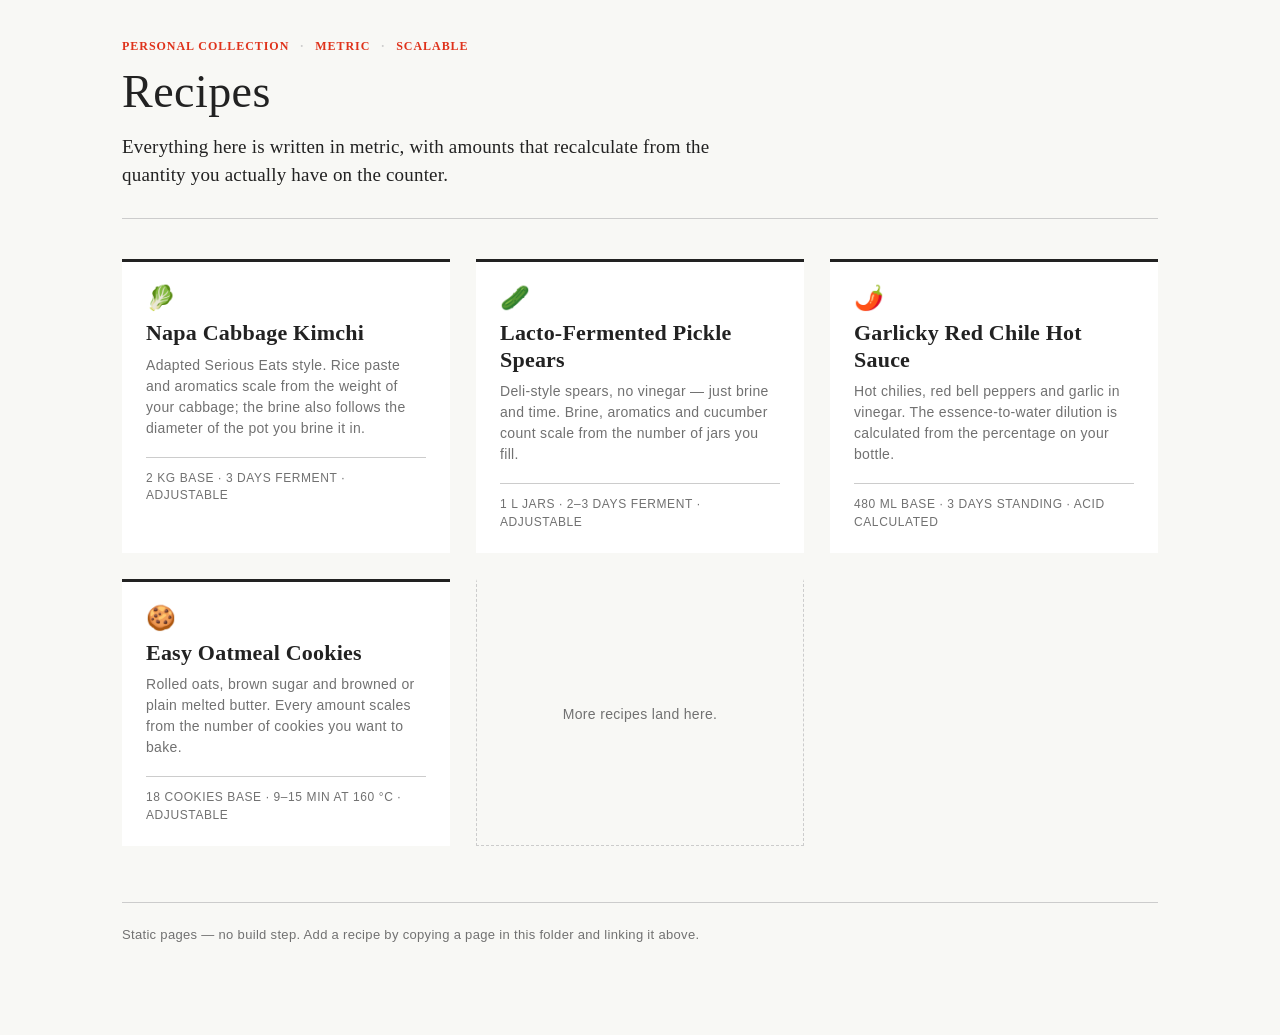
<file: recipes/index.html>
<!doctype html>
<html lang="en">
<head>
<meta charset="utf-8">
<meta name="viewport" content="width=device-width, initial-scale=1">
<title>Recipes</title>
<meta name="description" content="Personal recipe collection — metric, scaled to what you actually have.">
<link rel="stylesheet" href="styles.css">
</head>
<body>
<div class="wrap">

  <header class="hero">
    <p class="kicker">Personal collection <span class="dot">·</span> metric <span class="dot">·</span> scalable</p>
    <h1>Recipes</h1>
    <p class="dek">Everything here is written in metric, with amounts that recalculate from the quantity you actually have on the counter.</p>
  </header>

  <main class="recipe-grid">

    <a class="recipe-card" href="kimchi.html">
      <span class="emoji">🥬</span>
      <h3>Napa Cabbage Kimchi</h3>
      <p>Adapted Serious Eats style. Rice paste and aromatics scale from the weight of your cabbage; the brine also follows the diameter of the pot you brine it in.</p>
      <div class="meta">2 kg base · 3 days ferment · adjustable</div>
    </a>

    <a class="recipe-card" href="pickles.html">
      <span class="emoji">🥒</span>
      <h3>Lacto-Fermented Pickle Spears</h3>
      <p>Deli-style spears, no vinegar — just brine and time. Brine, aromatics and cucumber count scale from the number of jars you fill.</p>
      <div class="meta">1 L jars · 2–3 days ferment · adjustable</div>
    </a>

    <a class="recipe-card" href="hot-sauce.html">
      <span class="emoji">🌶️</span>
      <h3>Garlicky Red Chile Hot Sauce</h3>
      <p>Hot chilies, red bell peppers and garlic in vinegar. The essence-to-water dilution is calculated from the percentage on your bottle.</p>
      <div class="meta">480 mL base · 3 days standing · acid calculated</div>
    </a>

    <a class="recipe-card" href="oatmeal-cookies.html">
      <span class="emoji">🍪</span>
      <h3>Easy Oatmeal Cookies</h3>
      <p>Rolled oats, brown sugar and browned or plain melted butter. Every amount scales from the number of cookies you want to bake.</p>
      <div class="meta">18 cookies base · 9–15 min at 160 °C · adjustable</div>
    </a>

    <div class="recipe-card placeholder">
      <p>More recipes land here.</p>
    </div>

  </main>

  <footer>
    <p class="noprint">Static pages — no build step. Add a recipe by copying a page in this folder and linking it above.</p>
  </footer>
</div>
</body>
</html>
</file>
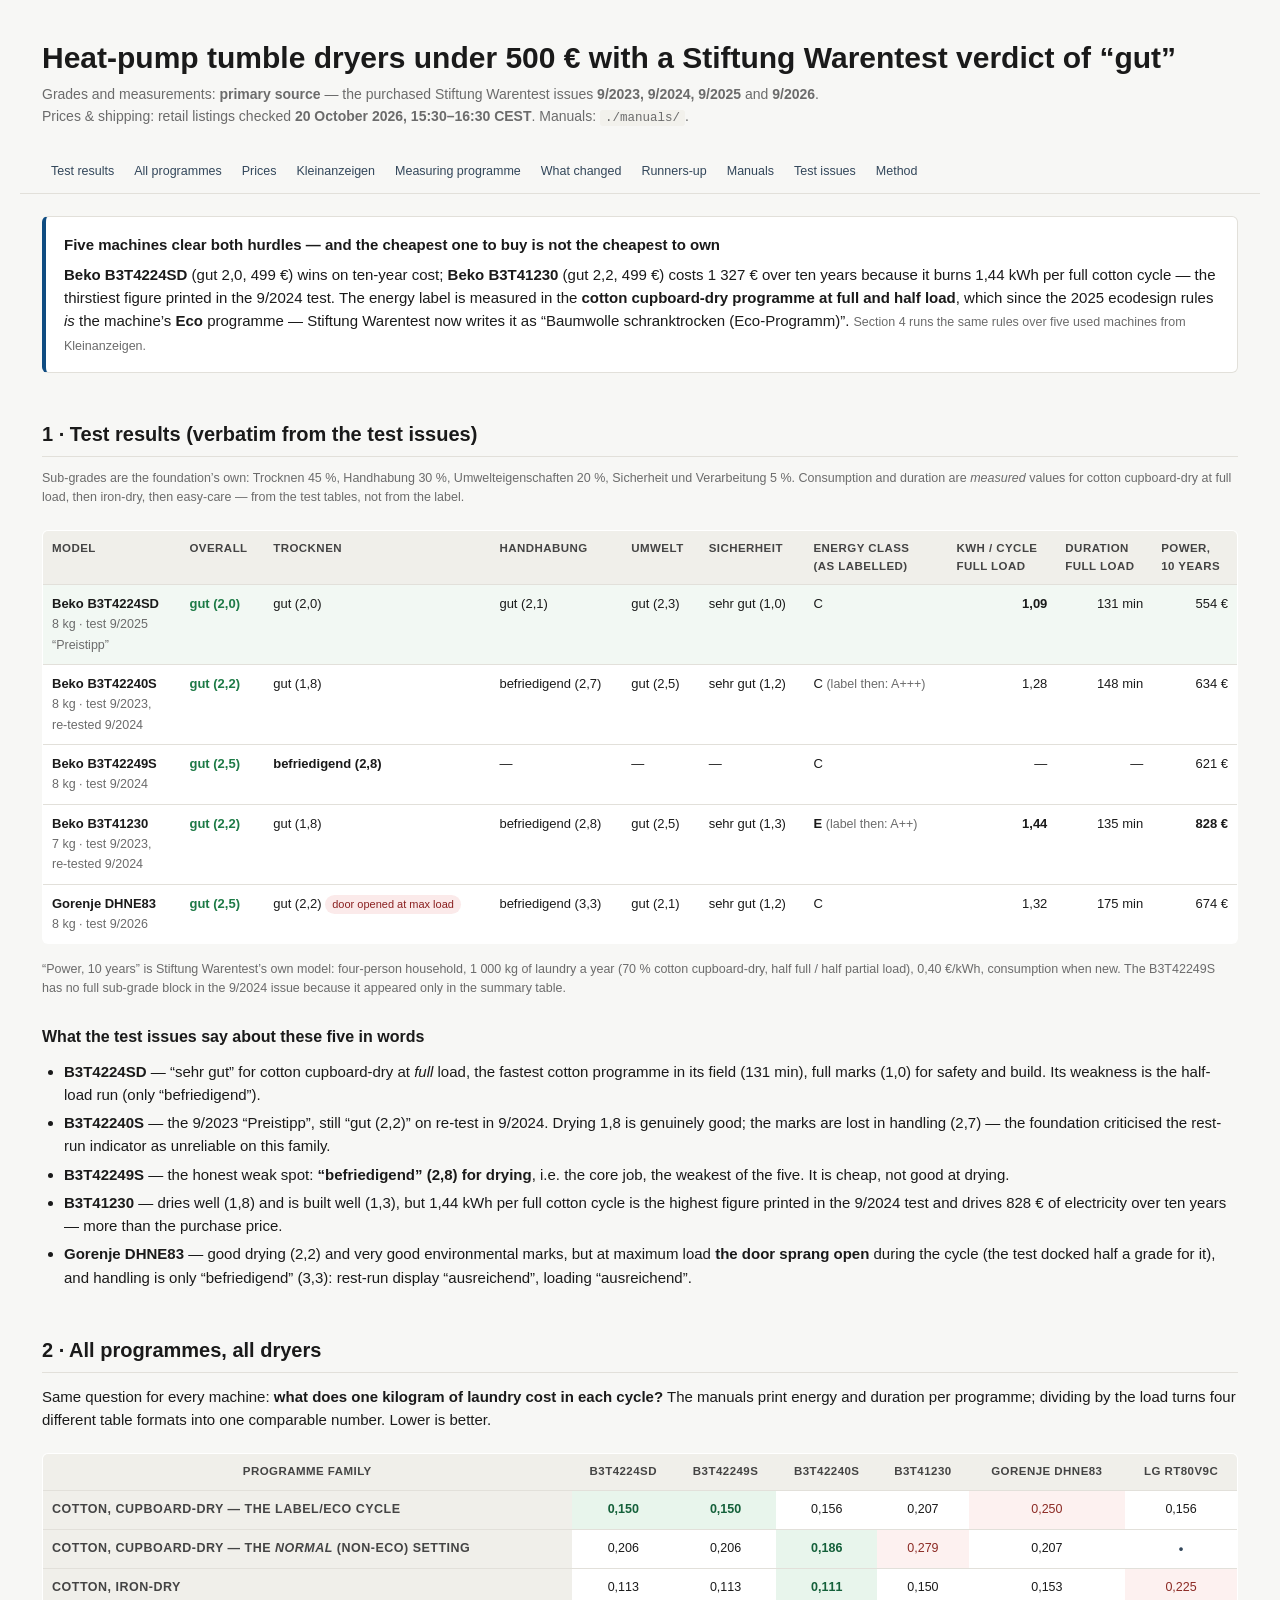
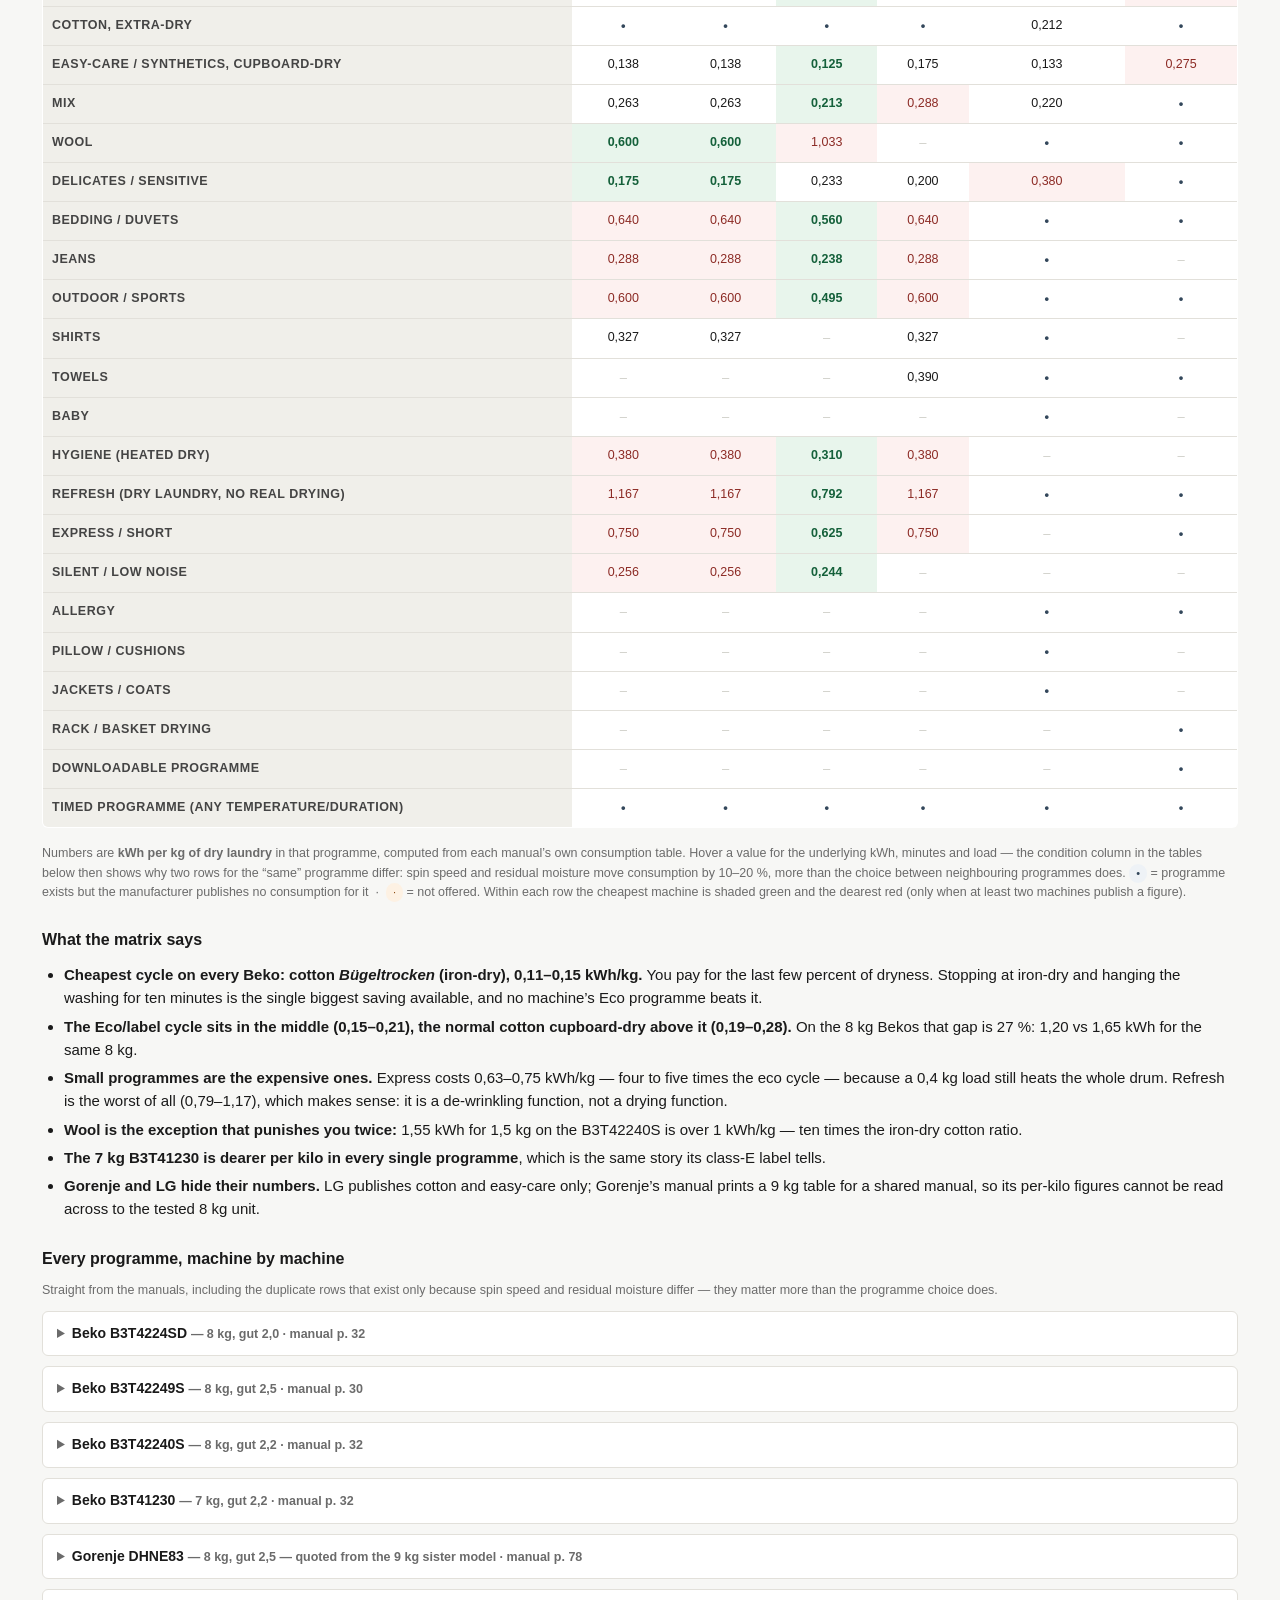
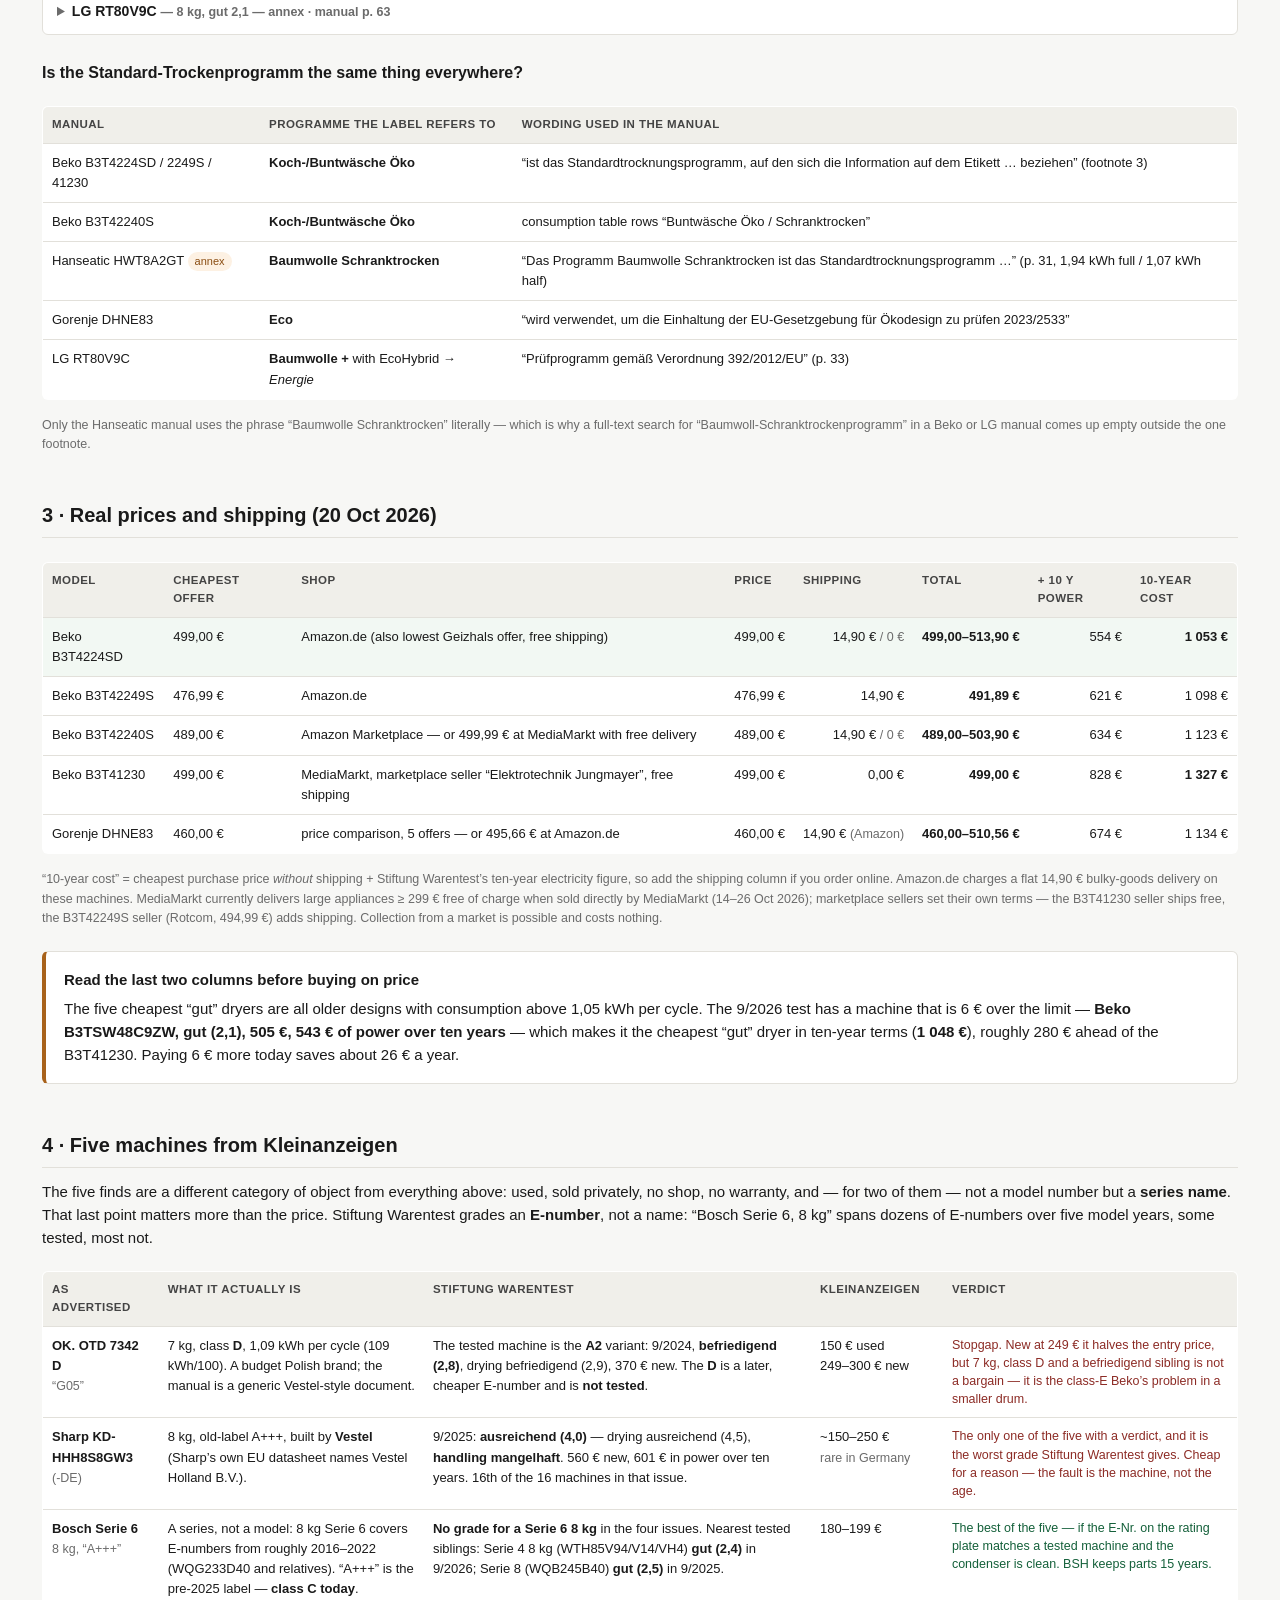
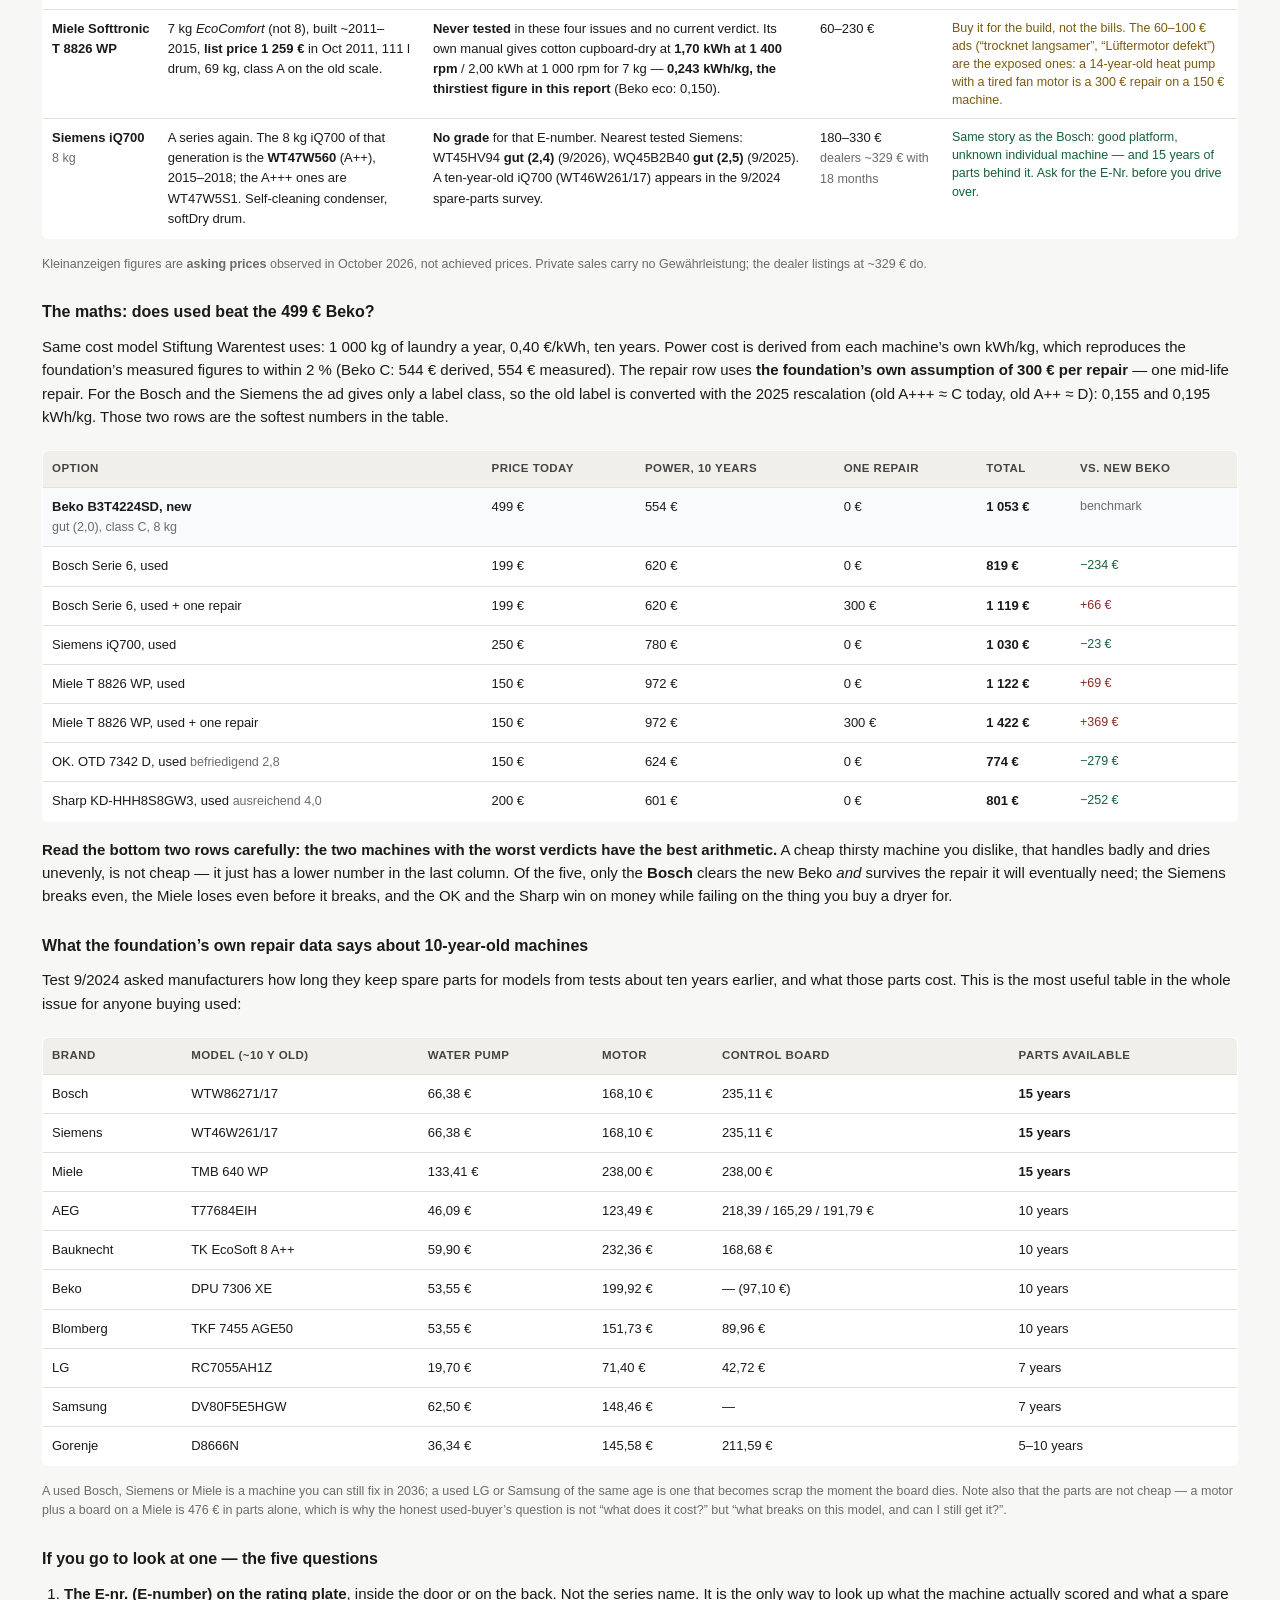
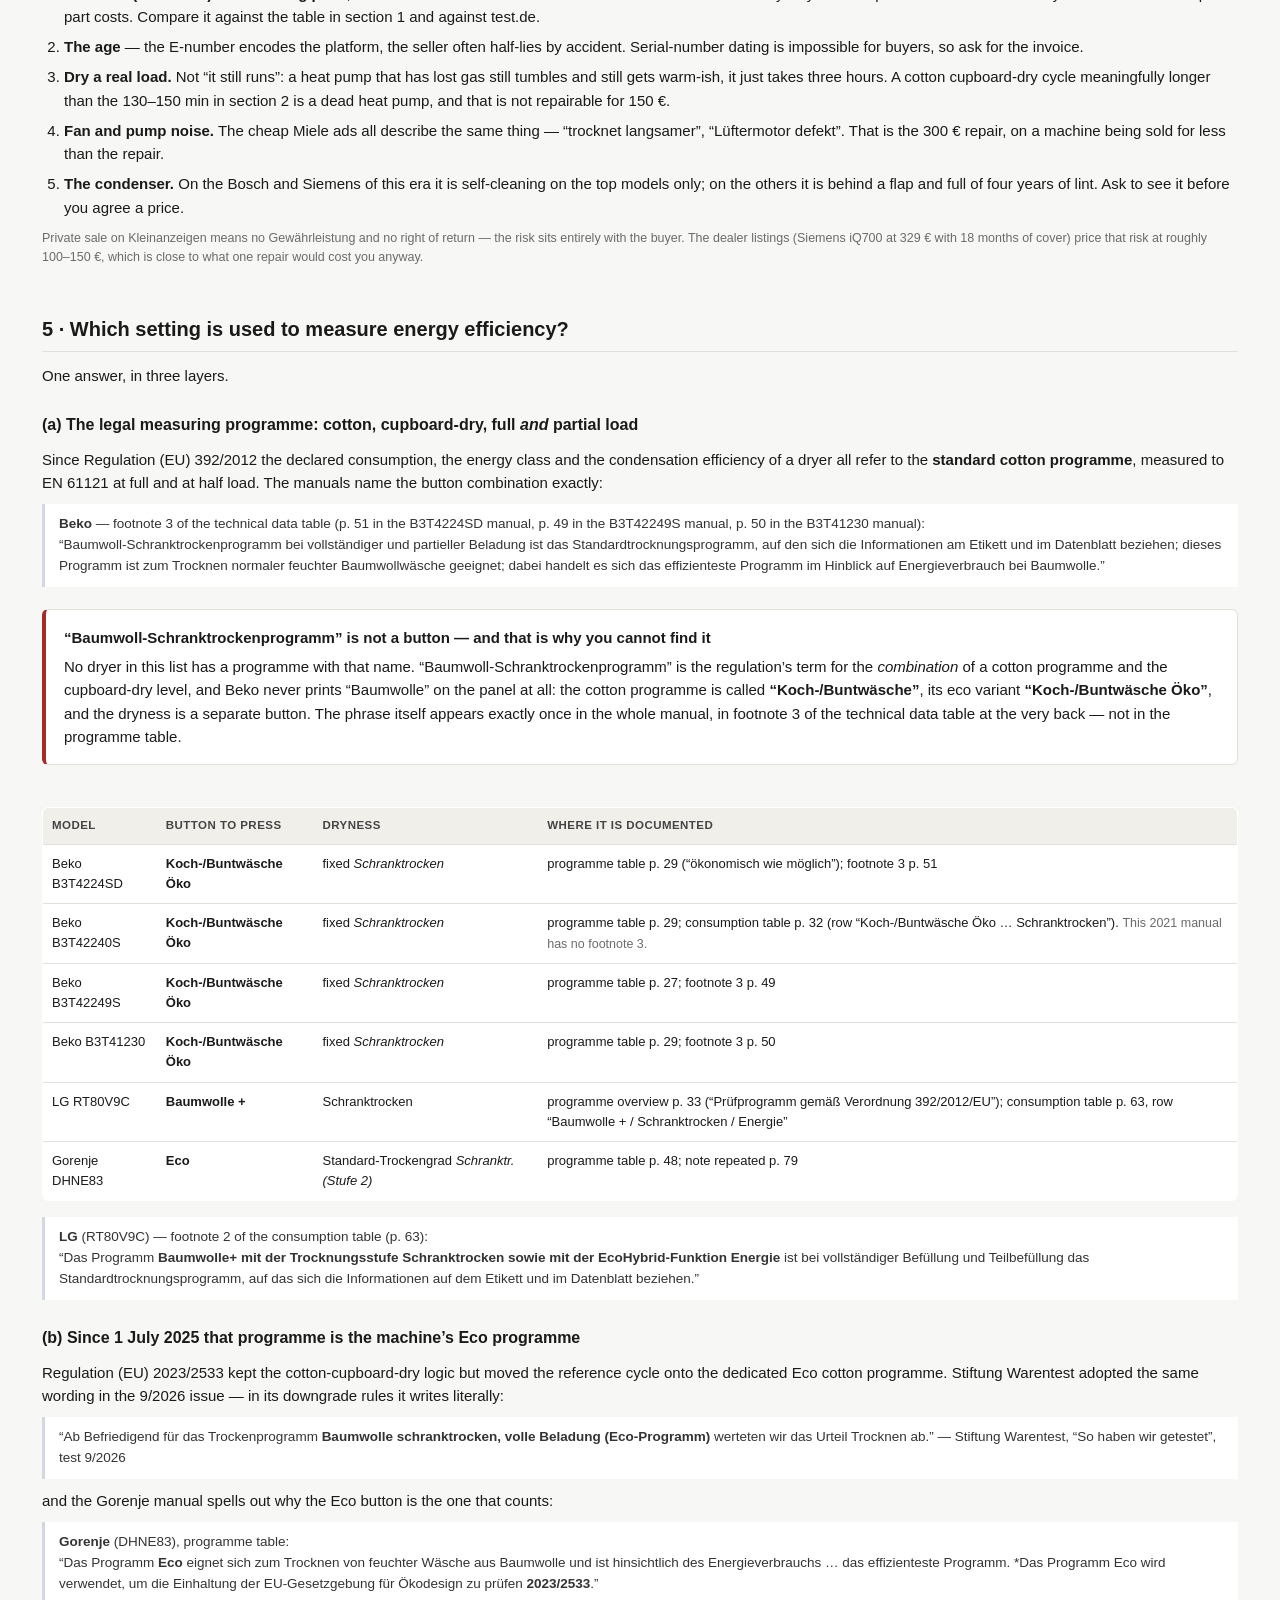
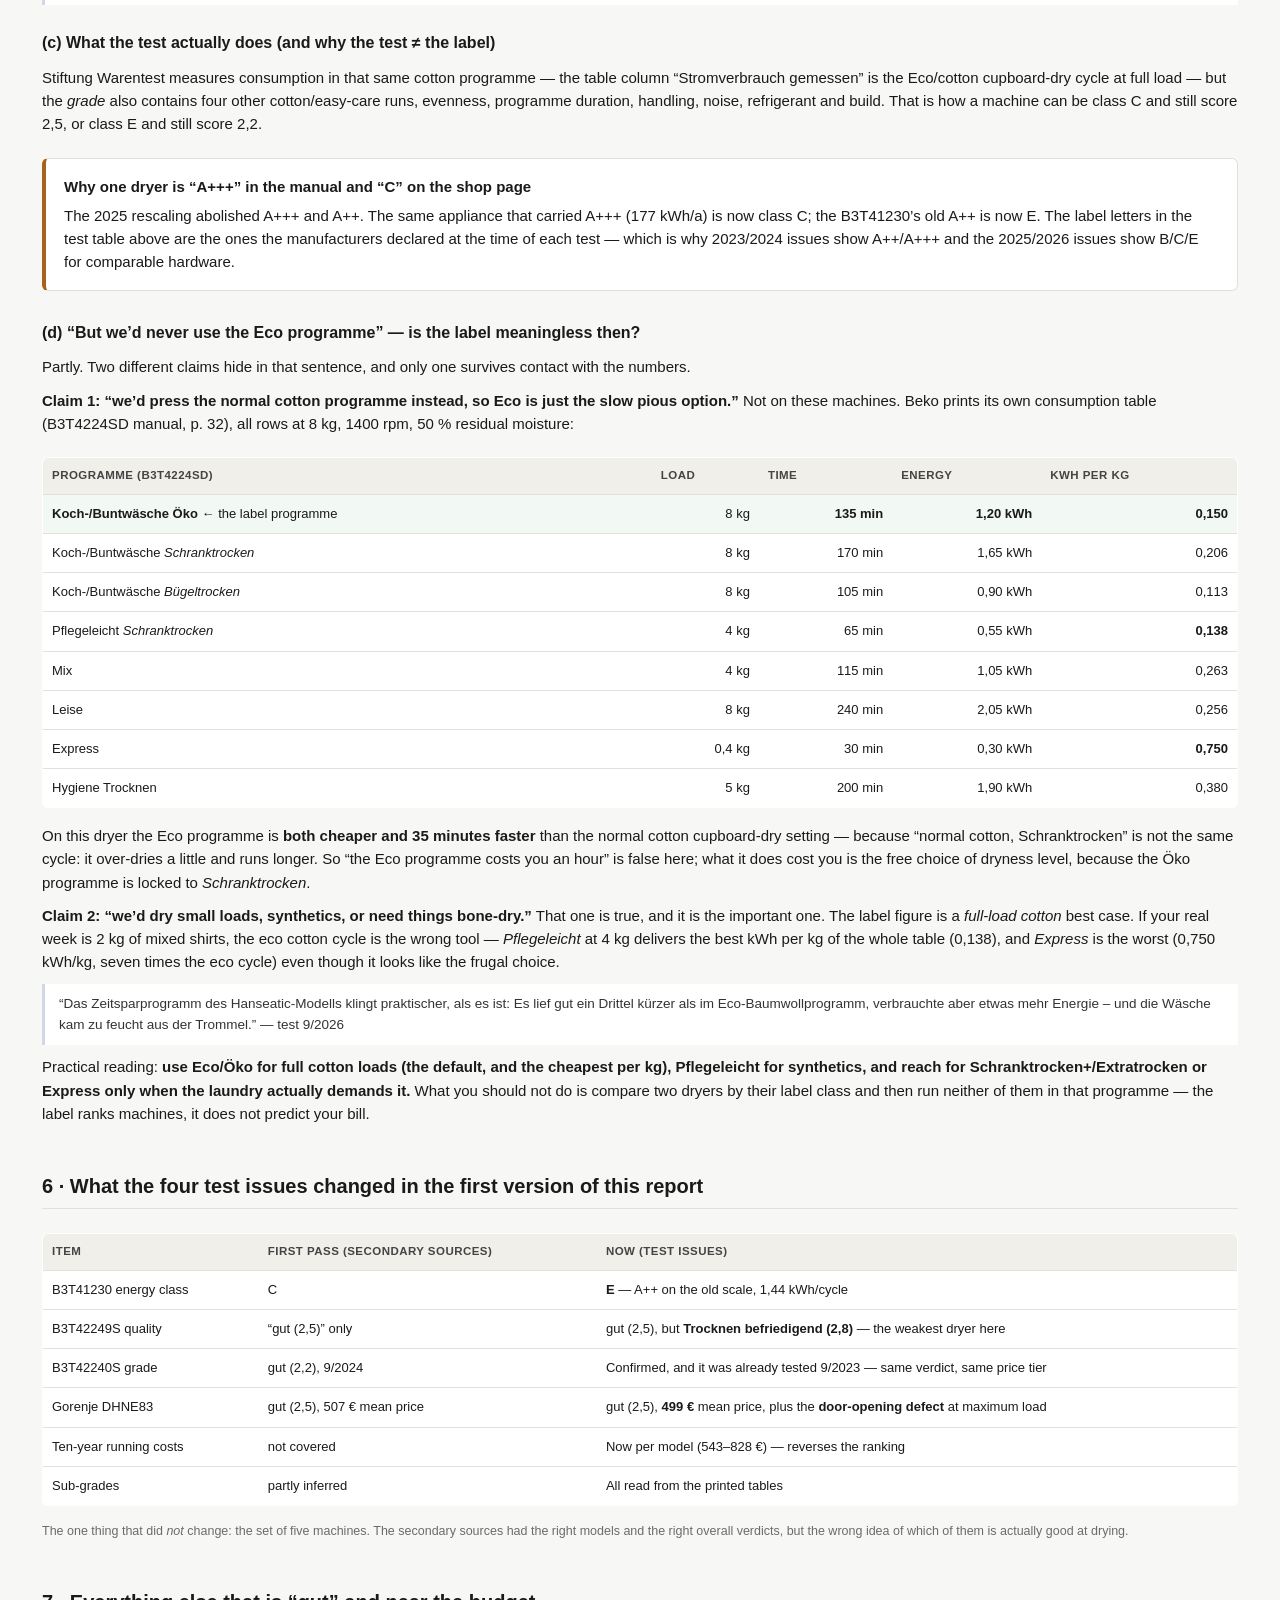
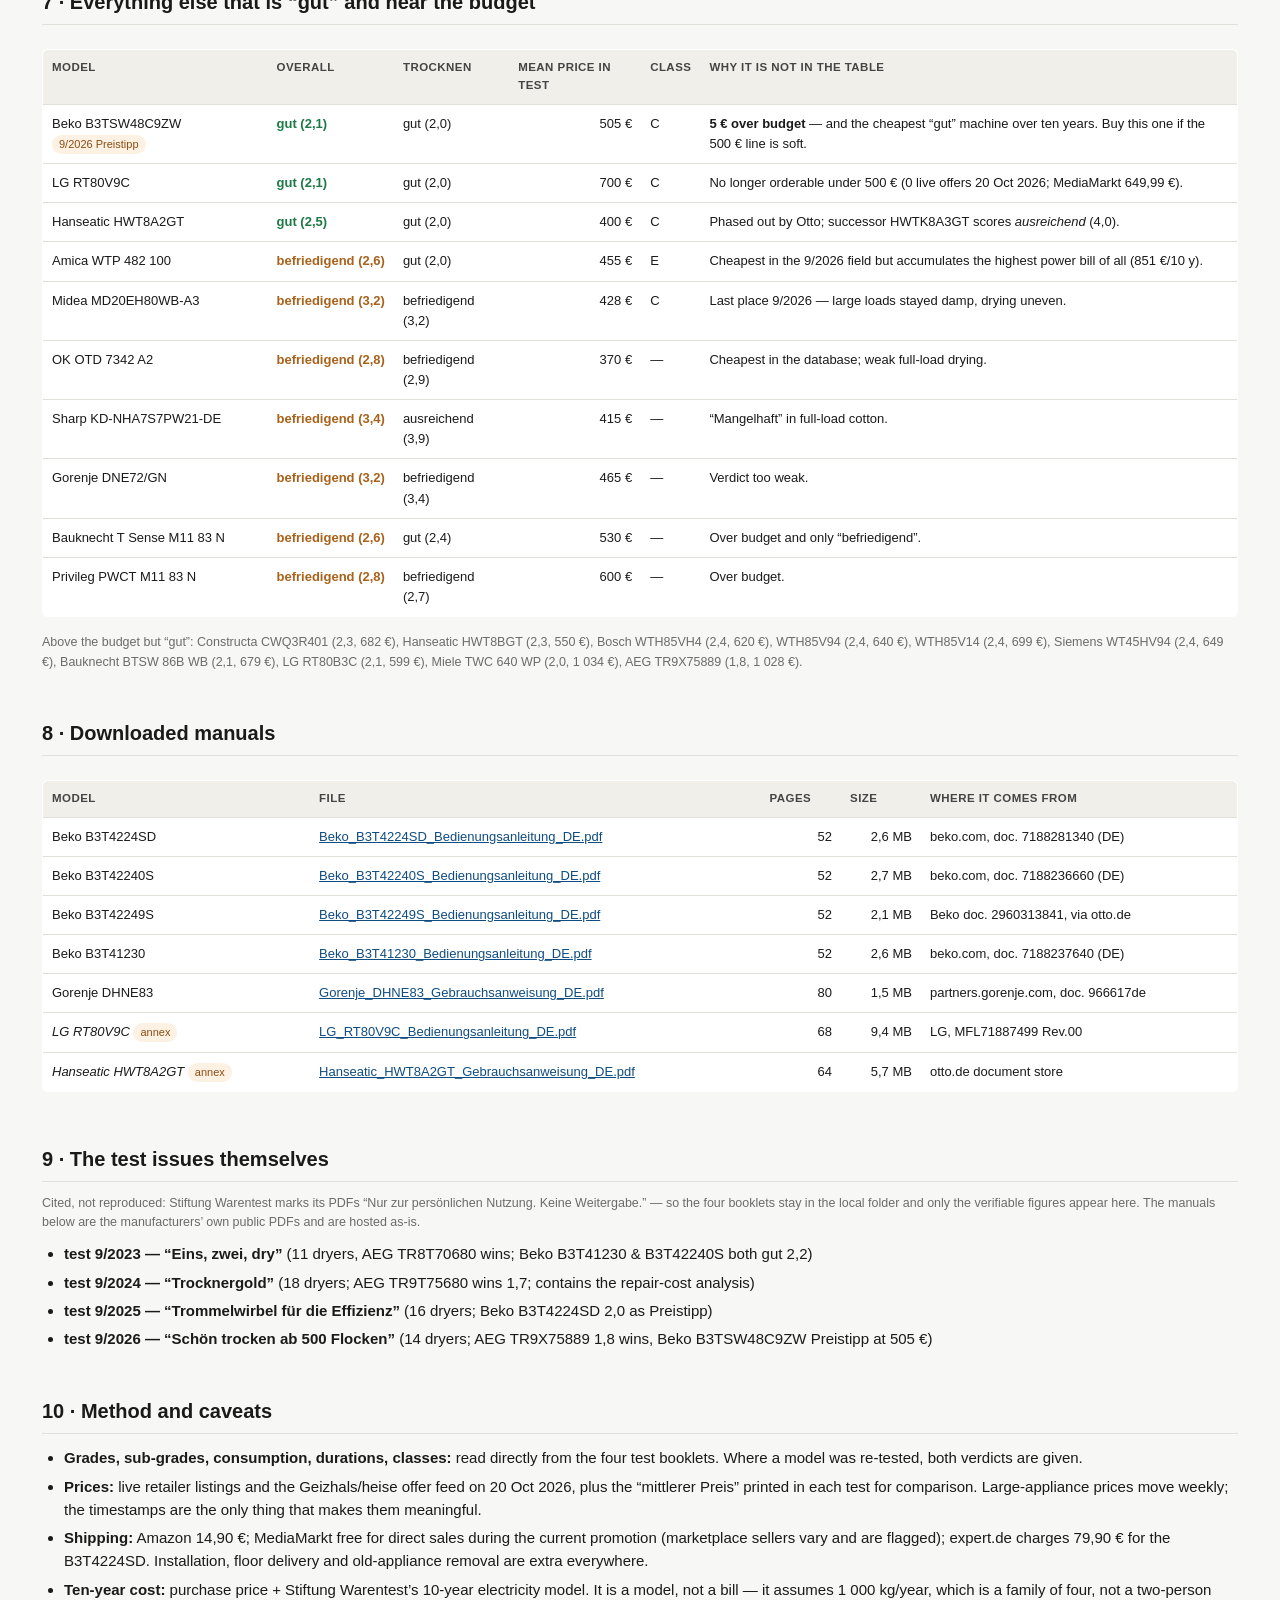
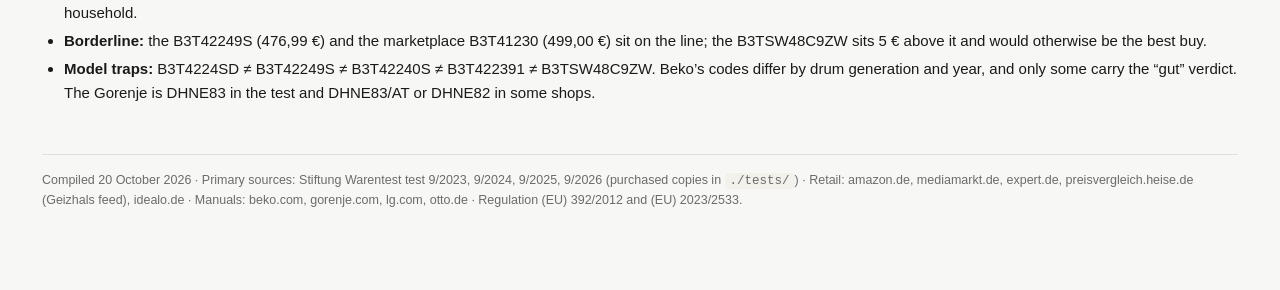
<file: trockner/index.html>
<!DOCTYPE html>
<html lang="en">
<head>
<meta charset="utf-8">
<meta name="viewport" content="width=device-width, initial-scale=1">
<title>Tumble dryers under 500 € with Stiftung Warentest “gut” — 2023–2026 test data, real prices, manuals</title>
<style>
  :root{
    --bg:#f7f7f5; --card:#fff; --ink:#1a1a1a; --muted:#6b6b6b; --line:#e2e0da;
    --good:#1d7a46; --warn:#a8621b; --bad:#a52a2a; --accent:#0f4c81;
  }
  *{box-sizing:border-box}
  body{margin:0;background:var(--bg);color:var(--ink);
       font:15px/1.55 -apple-system,BlinkMacSystemFont,"Segoe UI",Roboto,Helvetica,Arial,sans-serif;}
  .wrap{max-width:1240px;margin:0 auto;padding:40px 22px 80px}
  header h1{font-size:30px;line-height:1.2;margin:0 0 8px}
  header .sub{color:var(--muted);font-size:14px;margin-bottom:22px}
  .callout{background:#fff;border:1px solid var(--line);border-left:4px solid var(--accent);
           padding:16px 18px;border-radius:6px;margin:22px 0 30px}
  .callout > b:first-child{display:block;margin-bottom:6px}
  h2{font-size:20px;margin:46px 0 12px;padding-bottom:6px;border-bottom:1px solid var(--line)}
  h3{font-size:16px;margin:26px 0 8px}
  p{margin:10px 0}
  ul,ol{margin:10px 0;padding-left:22px}
  li{margin:5px 0}
  table{width:100%;border-collapse:collapse;background:#fff;border:1px solid var(--line);
        border-radius:6px;overflow:hidden;font-size:13px;margin:12px 0 6px}
  th,td{padding:9px 9px;text-align:left;vertical-align:top;border-bottom:1px solid var(--line)}
  th{background:#f0efea;font-size:11.5px;text-transform:uppercase;letter-spacing:.04em;color:#444}
  tr:last-child td{border-bottom:none}
  td.num{text-align:right;white-space:nowrap;font-variant-numeric:tabular-nums}
  .grade{font-weight:600;white-space:nowrap}
  .g-good{color:var(--good)}
  .g-ok{color:var(--warn)}
  .g-bad{color:var(--bad)}
  .pill{display:inline-block;padding:1px 7px;border-radius:10px;font-size:11px;
        background:#eef2f6;color:#33475b;white-space:nowrap}
  .pill.b{background:#fdf1e3;color:#8a4d12}
  .pill.r{background:#fbeaea;color:#8a2020}
  code{background:#f2f1ec;padding:1px 5px;border-radius:3px;font-size:12.5px}
  blockquote{margin:10px 0;padding:10px 14px;border-left:3px solid #cfd8e3;background:#fff;
             color:#333;font-size:13.5px}
  .note{font-size:12.5px;color:var(--muted)}
  .scroll{overflow-x:auto}
  .win{background:#f2f8f3}
  .diff{background:#fffdf5}
  
  nav.toc{position:sticky;top:0;z-index:10;display:flex;gap:2px;flex-wrap:wrap;
          background:rgba(247,247,245,.94);backdrop-filter:blur(6px);
          border-bottom:1px solid var(--line);margin:0 -22px 8px;padding:8px 22px}
  nav.toc a{font-size:12.5px;text-decoration:none;color:#33475b;padding:4px 9px;border-radius:20px}
  nav.toc a:hover{background:#e9edf1;color:var(--accent)}
  table.matrix td,table.matrix th{text-align:center}
  table.matrix th.rowhead{text-align:left;font-weight:600;font-size:12.5px;min-width:210px;white-space:normal}
  table.matrix td.v{font-variant-numeric:tabular-nums;font-size:12.5px}
  table.matrix td.v.lo{background:#e8f5ec;color:#14603a;font-weight:600}
  table.matrix td.v.hi{background:#fdf1f0;color:#8c2b25}
  table.matrix td.nodata{color:#33475b;font-weight:600}
  table.matrix td.off{color:#cfcec8;font-weight:400}
  details{background:#fff;border:1px solid var(--line);border-radius:6px;margin:10px 0;padding:0 14px}
  details[open]{padding-bottom:10px}
  details summary{cursor:pointer;padding:11px 0;font-weight:600;font-size:14px}
  details summary::marker{color:var(--muted)}
  table.prog td.note{font-size:12px;color:var(--muted)}
  table.prog td.v{text-align:right;font-variant-numeric:tabular-nums}

  td.tag{font-size:12.5px;line-height:1.45}
  .tag.good{color:#14603a}
  .tag.bad{color:#8c2b25}
  .tag.warn{color:#7a5a12}
  tr.hl{background:#f8fafb}
  tr.hl td{border-bottom:1px solid var(--line)}
  ol li{margin-bottom:7px}
  footer{margin-top:50px;padding-top:16px;border-top:1px solid var(--line);font-size:12.5px;color:var(--muted)}
  a{color:var(--accent)}
</style>
</head>
<body>
<div class="wrap">

<header>
  <h1>Heat-pump tumble dryers under 500 € with a Stiftung Warentest verdict of “gut”</h1>
  <div class="sub">
    Grades and measurements: <b>primary source</b> — the purchased Stiftung Warentest issues <b>9/2023, 9/2024, 9/2025</b> and <b>9/2026</b>.<br>
    Prices &amp; shipping: retail listings checked <b>20 October 2026, 15:30–16:30 CEST</b>. Manuals: <code>./manuals/</code>.
  </div>
</header>

<nav class="toc">
  <a href="#results">Test results</a>
  <a href="#programmes">All programmes</a>
  <a href="#prices">Prices</a>
  <a href="#used">Kleinanzeigen</a>
  <a href="#measurement">Measuring programme</a>
  <a href="#changes">What changed</a>
  <a href="#others">Runners-up</a>
  <a href="#manuals">Manuals</a>
  <a href="#tests">Test issues</a>
  <a href="#method">Method</a>
</nav>


<div class="callout">
  <b>Five machines clear both hurdles — and the cheapest one to buy is not the cheapest to own</b>
  <b style="display:inline;font-weight:600">Beko B3T4224SD</b> (gut 2,0, 499 €) wins on ten-year cost; <b style="display:inline;font-weight:600">Beko B3T41230</b> (gut 2,2, 499 €) costs 1 327 € over ten years because it burns 1,44 kWh per full cotton cycle — the thirstiest figure printed in the 9/2024 test.
  The energy label is measured in the <b>cotton cupboard-dry programme at full and half load</b>, which since the 2025 ecodesign rules <i>is</i> the machine’s <b>Eco</b> programme — Stiftung Warentest now writes it as “Baumwolle schranktrocken (Eco-Programm)”. <span class="note">Section 4 runs the same rules over five used machines from Kleinanzeigen.</span>
</div>

<h2 id="results">1 · Test results (verbatim from the test issues)</h2>
<p class="note">Sub-grades are the foundation’s own: Trocknen 45 %, Handhabung 30 %, Umwelteigenschaften 20 %, Sicherheit und Verarbeitung 5 %. Consumption and duration are <i>measured</i> values for cotton cupboard-dry at full load, then iron-dry, then easy-care — from the test tables, not from the label.</p>

<div class="scroll">
<table>
  <thead>
    <tr>
      <th>Model</th><th>Overall</th><th>Trocknen</th><th>Handhabung</th><th>Umwelt</th><th>Sicherheit</th>
      <th>Energy class<br>(as labelled)</th><th>kWh / cycle<br>full load</th><th>Duration<br>full load</th><th>Power,<br>10 years</th>
    </tr>
  </thead>
  <tbody>
    <tr class="win">
      <td><b>Beko B3T4224SD</b><br><span class="note">8 kg · test 9/2025<br>“Preistipp”</span></td>
      <td><span class="grade g-good">gut (2,0)</span></td>
      <td>gut (2,0)</td><td>gut (2,1)</td><td>gut (2,3)</td><td>sehr gut (1,0)</td>
      <td>C</td><td class="num"><b>1,09</b></td><td class="num">131 min</td><td class="num">554 €</td>
    </tr>
    <tr>
      <td><b>Beko B3T42240S</b><br><span class="note">8 kg · test 9/2023,<br>re-tested 9/2024</span></td>
      <td><span class="grade g-good">gut (2,2)</span></td>
      <td>gut (1,8)</td><td>befriedigend (2,7)</td><td>gut (2,5)</td><td>sehr gut (1,2)</td>
      <td>C <span class="note">(label then: A+++)</span></td><td class="num">1,28</td><td class="num">148 min</td><td class="num">634 €</td>
    </tr>
    <tr>
      <td><b>Beko B3T42249S</b><br><span class="note">8 kg · test 9/2024</span></td>
      <td><span class="grade g-good">gut (2,5)</span></td>
      <td><b>befriedigend (2,8)</b></td><td>—</td><td>—</td><td>—</td>
      <td>C</td><td class="num">—</td><td class="num">—</td><td class="num">621 €</td>
    </tr>
    <tr>
      <td><b>Beko B3T41230</b><br><span class="note">7 kg · test 9/2023,<br>re-tested 9/2024</span></td>
      <td><span class="grade g-good">gut (2,2)</span></td>
      <td>gut (1,8)</td><td>befriedigend (2,8)</td><td>gut (2,5)</td><td>sehr gut (1,3)</td>
      <td><b>E</b> <span class="note">(label then: A++)</span></td><td class="num"><b>1,44</b></td><td class="num">135 min</td><td class="num"><b>828 €</b></td>
    </tr>
    <tr>
      <td><b>Gorenje DHNE83</b><br><span class="note">8 kg · test 9/2026</span></td>
      <td><span class="grade g-good">gut (2,5)</span></td>
      <td>gut (2,2) <span class="pill r">door opened at max load</span></td>
      <td>befriedigend (3,3)</td><td>gut (2,1)</td><td>sehr gut (1,2)</td>
      <td>C</td><td class="num">1,32</td><td class="num">175 min</td><td class="num">674 €</td>
    </tr>
  </tbody>
</table>
</div>

<p class="note">“Power, 10 years” is Stiftung Warentest’s own model: four-person household, 1 000 kg of laundry a year (70 % cotton cupboard-dry, half full / half partial load), 0,40 €/kWh, consumption when new. The B3T42249S has no full sub-grade block in the 9/2024 issue because it appeared only in the summary table.</p>

<h3>What the test issues say about these five in words</h3>
<ul>
  <li><b>B3T4224SD</b> — “sehr gut” for cotton cupboard-dry at <i>full</i> load, the fastest cotton programme in its field (131 min), full marks (1,0) for safety and build. Its weakness is the half-load run (only “befriedigend”).</li>
  <li><b>B3T42240S</b> — the 9/2023 “Preistipp”, still “gut (2,2)” on re-test in 9/2024. Drying 1,8 is genuinely good; the marks are lost in handling (2,7) — the foundation criticised the rest-run indicator as unreliable on this family.</li>
  <li><b>B3T42249S</b> — the honest weak spot: <b>“befriedigend” (2,8) for drying</b>, i.e. the core job, the weakest of the five. It is cheap, not good at drying.</li>
  <li><b>B3T41230</b> — dries well (1,8) and is built well (1,3), but 1,44 kWh per full cotton cycle is the highest figure printed in the 9/2024 test and drives 828 € of electricity over ten years — more than the purchase price.</li>
  <li><b>Gorenje DHNE83</b> — good drying (2,2) and very good environmental marks, but at maximum load <b>the door sprang open</b> during the cycle (the test docked half a grade for it), and handling is only “befriedigend” (3,3): rest-run display “ausreichend”, loading “ausreichend”.</li>
</ul>


<h2 id="programmes">2 · All programmes, all dryers</h2>

<p>Same question for every machine: <b>what does one kilogram of laundry cost in each cycle?</b> The manuals print energy and duration per programme; dividing by the load turns four different table formats into one comparable number. Lower is better.</p>

<div class="scroll">
<table class="matrix">
  <thead><tr><th>Programme family</th><th>B3T4224SD</th><th>B3T42249S</th><th>B3T42240S</th><th>B3T41230</th><th>Gorenje DHNE83</th><th>LG RT80V9C</th></tr></thead>
  <tbody>
      <tr><th class="rowhead">Cotton, cupboard-dry — <b>the label/Eco cycle</b></th><td class="v lo" title="Öko, 8 kg, 135 min, 1,20 kWh">0,150</td><td class="v lo" title="Öko, 8 kg, 135 min, 1,20 kWh">0,150</td><td class="v" title="Öko, 8 kg, 135 min, 1,25 kWh">0,156</td><td class="v" title="Öko, 7 kg, 140 min, 1,45 kWh">0,207</td><td class="v hi" title="Eco, 9 kg sister model, 3:58, 2,25 kWh — SW measured 1,32 kWh/175 min on the 8 kg DHNE83 → 0,165">0,250</td><td class="v" title="Baumwolle + 8 kg, 2:38, 1,25 kWh">0,156</td></tr>
      <tr><th class="rowhead">Cotton, cupboard-dry — the <i>normal</i> (non-eco) setting</th><td class="v" title="8 kg, 170 min, 1,65 kWh">0,206</td><td class="v" title="8 kg, 170 min, 1,65 kWh">0,206</td><td class="v lo" title="8 kg, 150 min, 1,49 kWh">0,186</td><td class="v hi" title="7 kg, 184 min, 1,95 kWh">0,279</td><td class="v" title="Cotton Schranktr., 9 kg, 3:13, 1,86 kWh">0,207</td><td class="nodata" title="programme offered, no consumption published">•</td></tr>
      <tr><th class="rowhead">Cotton, iron-dry</th><td class="v" title="8 kg, 105 min, 0,90 kWh">0,113</td><td class="v" title="8 kg, 105 min, 0,90 kWh">0,113</td><td class="v lo" title="8 kg, 105 min, 0,89 kWh">0,111</td><td class="v" title="7 kg, 105 min, 1,05 kWh">0,150</td><td class="v" title="9 kg, 1:56, 1,38 kWh">0,153</td><td class="v hi" title="4 kg, 1:56, 0,90 kWh">0,225</td></tr>
      <tr><th class="rowhead">Cotton, extra-dry</th><td class="nodata" title="programme offered, no consumption published">•</td><td class="nodata" title="programme offered, no consumption published">•</td><td class="nodata" title="programme offered, no consumption published">•</td><td class="nodata" title="programme offered, no consumption published">•</td><td class="v" title="9 kg, 3:28, 1,91 kWh">0,212</td><td class="nodata" title="programme offered, no consumption published">•</td></tr>
      <tr><th class="rowhead">Easy-care / synthetics, cupboard-dry</th><td class="v" title="4 kg, 65 min, 0,55 kWh">0,138</td><td class="v" title="4 kg, 65 min, 0,55 kWh">0,138</td><td class="v lo" title="4 kg, 65 min, 0,50 kWh">0,125</td><td class="v" title="4 kg, 69 min, 0,70 kWh">0,175</td><td class="v" title="4 kg, 1:01, 0,53 kWh">0,133</td><td class="v hi" title="2 kg, 1:02, 0,55 kWh">0,275</td></tr>
      <tr><th class="rowhead">Mix</th><td class="v" title="4 kg, 115 min, 1,05 kWh">0,263</td><td class="v" title="4 kg, 115 min, 1,05 kWh">0,263</td><td class="v lo" title="4 kg, 115 min, 0,85 kWh">0,213</td><td class="v hi" title="4 kg, 115 min, 1,15 kWh">0,288</td><td class="v" title="4 kg, 1:35, 0,88 kWh">0,220</td><td class="nodata" title="programme offered, no consumption published">•</td></tr>
      <tr><th class="rowhead">Wool</th><td class="v lo" title="1,5 kg, 148 min, 0,90 kWh">0,600</td><td class="v lo" title="1,5 kg, 148 min, 0,90 kWh">0,600</td><td class="v hi" title="1,5 kg, 148 min, 1,55 kWh">1,033</td><td class="off">–</td><td class="nodata" title="programme offered, no consumption published">•</td><td class="nodata" title="programme offered, no consumption published">•</td></tr>
      <tr><th class="rowhead">Delicates / sensitive</th><td class="v lo" title="2 kg, 50 min, 0,35 kWh">0,175</td><td class="v lo" title="2 kg, 50 min, 0,35 kWh">0,175</td><td class="v" title="1,5 kg, 50 min, 0,35 kWh">0,233</td><td class="v" title="2 kg, 45 min, 0,40 kWh">0,200</td><td class="v hi" title="1 kg, 0:45, 0,38 kWh">0,380</td><td class="nodata" title="programme offered, no consumption published">•</td></tr>
      <tr><th class="rowhead">Bedding / duvets</th><td class="v hi" title="2,5 kg, 165 min, 1,60 kWh">0,640</td><td class="v hi" title="2,5 kg, 165 min, 1,60 kWh">0,640</td><td class="v lo" title="2,5 kg, 165 min, 1,40 kWh">0,560</td><td class="v hi" title="2,5 kg, 165 min, 1,60 kWh">0,640</td><td class="nodata" title="programme offered, no consumption published">•</td><td class="nodata" title="programme offered, no consumption published">•</td></tr>
      <tr><th class="rowhead">Jeans</th><td class="v hi" title="4 kg, 125 min, 1,15 kWh">0,288</td><td class="v hi" title="4 kg, 125 min, 1,15 kWh">0,288</td><td class="v lo" title="4 kg, 119 min, 0,95 kWh">0,238</td><td class="v hi" title="4 kg, 125 min, 1,15 kWh">0,288</td><td class="nodata" title="programme offered, no consumption published">•</td><td class="off">–</td></tr>
      <tr><th class="rowhead">Outdoor / sports</th><td class="v hi" title="2 kg, 135 min, 1,20 kWh">0,600</td><td class="v hi" title="2 kg, 135 min, 1,20 kWh">0,600</td><td class="v lo" title="2 kg, 135 min, 0,99 kWh">0,495</td><td class="v hi" title="2 kg, 135 min, 1,20 kWh">0,600</td><td class="nodata" title="programme offered, no consumption published">•</td><td class="nodata" title="programme offered, no consumption published">•</td></tr>
      <tr><th class="rowhead">Shirts</th><td class="v" title="1,5 kg, 50 min, 0,49 kWh">0,327</td><td class="v" title="1,5 kg, 50 min, 0,49 kWh">0,327</td><td class="off">–</td><td class="v" title="1,5 kg, 50 min, 0,49 kWh">0,327</td><td class="nodata" title="programme offered, no consumption published">•</td><td class="off">–</td></tr>
      <tr><th class="rowhead">Towels</th><td class="off">–</td><td class="off">–</td><td class="off">–</td><td class="v" title="5 kg, 195 min, 1,95 kWh">0,390</td><td class="nodata" title="programme offered, no consumption published">•</td><td class="nodata" title="programme offered, no consumption published">•</td></tr>
      <tr><th class="rowhead">Baby</th><td class="off">–</td><td class="off">–</td><td class="off">–</td><td class="off">–</td><td class="nodata" title="programme offered, no consumption published">•</td><td class="off">–</td></tr>
      <tr><th class="rowhead">Hygiene (heated dry)</th><td class="v hi" title="5 kg, 200 min, 1,90 kWh">0,380</td><td class="v hi" title="5 kg, 200 min, 1,90 kWh">0,380</td><td class="v lo" title="5 kg, 200 min, 1,55 kWh">0,310</td><td class="v hi" title="5 kg, 200 min, 1,90 kWh">0,380</td><td class="off">–</td><td class="off">–</td></tr>
      <tr><th class="rowhead">Refresh (dry laundry, no real drying)</th><td class="v hi" title="1,2 kg, 120 min, 1,40 kWh">1,167</td><td class="v hi" title="1,2 kg, 120 min, 1,40 kWh">1,167</td><td class="v lo" title="1,2 kg, 120 min, 0,95 kWh">0,792</td><td class="v hi" title="1,2 kg, 120 min, 1,40 kWh">1,167</td><td class="nodata" title="programme offered, no consumption published">•</td><td class="nodata" title="programme offered, no consumption published">•</td></tr>
      <tr><th class="rowhead">Express / short</th><td class="v hi" title="0,4 kg, 30 min, 0,30 kWh">0,750</td><td class="v hi" title="0,4 kg, 30 min, 0,30 kWh">0,750</td><td class="v lo" title="0,4 kg, 30 min, 0,25 kWh">0,625</td><td class="v hi" title="0,4 kg, 30 min, 0,30 kWh">0,750</td><td class="off">–</td><td class="nodata" title="programme offered, no consumption published">•</td></tr>
      <tr><th class="rowhead">Silent / low noise</th><td class="v hi" title="8 kg, 240 min, 2,05 kWh">0,256</td><td class="v hi" title="8 kg, 240 min, 2,05 kWh">0,256</td><td class="v lo" title="8 kg, 240 min, 1,95 kWh">0,244</td><td class="off">–</td><td class="off">–</td><td class="off">–</td></tr>
      <tr><th class="rowhead">Allergy</th><td class="off">–</td><td class="off">–</td><td class="off">–</td><td class="off">–</td><td class="nodata" title="programme offered, no consumption published">•</td><td class="nodata" title="programme offered, no consumption published">•</td></tr>
      <tr><th class="rowhead">Pillow / cushions</th><td class="off">–</td><td class="off">–</td><td class="off">–</td><td class="off">–</td><td class="nodata" title="programme offered, no consumption published">•</td><td class="off">–</td></tr>
      <tr><th class="rowhead">Jackets / coats</th><td class="off">–</td><td class="off">–</td><td class="off">–</td><td class="off">–</td><td class="nodata" title="programme offered, no consumption published">•</td><td class="off">–</td></tr>
      <tr><th class="rowhead">Rack / basket drying</th><td class="off">–</td><td class="off">–</td><td class="off">–</td><td class="off">–</td><td class="off">–</td><td class="nodata" title="programme offered, no consumption published">•</td></tr>
      <tr><th class="rowhead">Downloadable programme</th><td class="off">–</td><td class="off">–</td><td class="off">–</td><td class="off">–</td><td class="off">–</td><td class="nodata" title="programme offered, no consumption published">•</td></tr>
      <tr><th class="rowhead">Timed programme (any temperature/duration)</th><td class="nodata" title="programme offered, no consumption published">•</td><td class="nodata" title="programme offered, no consumption published">•</td><td class="nodata" title="programme offered, no consumption published">•</td><td class="nodata" title="programme offered, no consumption published">•</td><td class="nodata" title="programme offered, no consumption published">•</td><td class="nodata" title="programme offered, no consumption published">•</td></tr>
  </tbody>
</table>
</div>
<p class="note">
  Numbers are <b>kWh per kg of dry laundry</b> in that programme, computed from each manual’s own consumption table. Hover a value for the underlying kWh, minutes and load — the condition column in the tables below then shows why two rows for the “same” programme differ: spin speed and residual moisture move consumption by 10–20 %, more than the choice between neighbouring programmes does.
  <span class="pill">•</span> = programme exists but the manufacturer publishes no consumption for it &nbsp;·&nbsp; <span class="pill b">·</span> = not offered.
  Within each row the cheapest machine is shaded green and the dearest red (only when at least two machines publish a figure).
</p>

<h3>What the matrix says</h3>
<ul>
  <li><b>Cheapest cycle on every Beko: cotton <i>Bügeltrocken</i> (iron-dry), 0,11–0,15 kWh/kg.</b> You pay for the last few percent of dryness. Stopping at iron-dry and hanging the washing for ten minutes is the single biggest saving available, and no machine’s Eco programme beats it.</li>
  <li><b>The Eco/label cycle sits in the middle (0,15–0,21), the normal cotton cupboard-dry above it (0,19–0,28).</b> On the 8 kg Bekos that gap is 27 %: 1,20 vs 1,65 kWh for the same 8 kg.</li>
  <li><b>Small programmes are the expensive ones.</b> Express costs 0,63–0,75 kWh/kg — four to five times the eco cycle — because a 0,4 kg load still heats the whole drum. Refresh is the worst of all (0,79–1,17), which makes sense: it is a de-wrinkling function, not a drying function.</li>
  <li><b>Wool is the exception that punishes you twice:</b> 1,55 kWh for 1,5 kg on the B3T42240S is over 1 kWh/kg — ten times the iron-dry cotton ratio.</li>
  <li><b>The 7 kg B3T41230 is dearer per kilo in every single programme</b>, which is the same story its class-E label tells.</li>
  <li><b>Gorenje and LG hide their numbers.</b> LG publishes cotton and easy-care only; Gorenje’s manual prints a 9 kg table for a shared manual, so its per-kilo figures cannot be read across to the tested 8 kg unit.</li>
</ul>

<h3>Every programme, machine by machine</h3>
<p class="note">Straight from the manuals, including the duplicate rows that exist only because spin speed and residual moisture differ — they matter more than the programme choice does.</p>
<details>
  <summary>Beko B3T4224SD <span class="note">— 8 kg, gut 2,0 · manual p. 32</span></summary>
  <div class="scroll">
    <table class="prog">
      <thead><tr><th>Programme</th><th>kg</th><th>min</th><th>kWh</th><th>kWh/kg</th><th>Condition</th></tr></thead>
      <tbody>
        <tr><td>Koch-/Buntwäsche · Bügeltrocken</td><td class='v'>8</td><td class='v'>105</td><td class="v">0,90</td><td class="v">0,113</td><td class='note'>1400 rpm / 50 %</td></tr>
        <tr><td>Koch-/Buntwäsche · Bügeltrocken</td><td class='v'>8</td><td class='v'>125</td><td class="v">1,15</td><td class="v">0,144</td><td class='note'>1000 rpm / 60 %</td></tr>
        <tr><td>Koch-/Buntwäsche · Schranktrocken</td><td class='v'>8</td><td class='v'>170</td><td class="v">1,65</td><td class="v">0,206</td><td class='note'>1000 rpm / 60 %</td></tr>
        <tr><td>Koch-/Buntwäsche Öko</td><td class='v'>8</td><td class='v'>135</td><td class="v">1,20</td><td class="v">0,150</td><td class='note'>1400 rpm / 50 %</td></tr>
        <tr><td>Koch-/Buntwäsche Öko</td><td class='v'>4</td><td class='v'>85</td><td class="v">0,73</td><td class="v">0,182</td><td class='note'>1400 rpm / 50 %</td></tr>
        <tr><td>Koch-/Buntwäsche Öko</td><td class='v'>8</td><td class='v'>160</td><td class="v">1,44</td><td class="v">0,180</td><td class='note'>1000 rpm / 60 %</td></tr>
        <tr><td>Koch-/Buntwäsche Öko</td><td class='v'>4</td><td class='v'>100</td><td class="v">0,81</td><td class="v">0,203</td><td class='note'>1000 rpm / 60 %</td></tr>
        <tr><td>Pflegeleicht · Bügeltrocken</td><td class='v'>4</td><td class='v'>50</td><td class="v">0,50</td><td class="v">0,125</td><td class='note'>1200 rpm / 40 %</td></tr>
        <tr><td>Pflegeleicht · Schranktrocken</td><td class='v'>4</td><td class='v'>65</td><td class="v">0,55</td><td class="v">0,138</td><td class='note'>1200 rpm / 40 %</td></tr>
        <tr><td>Mix</td><td class='v'>4</td><td class='v'>115</td><td class="v">1,05</td><td class="v">0,263</td><td class='note'>1000 rpm / 50 %</td></tr>
        <tr><td>Wolle</td><td class='v'>1,5</td><td class='v'>148</td><td class="v">0,90</td><td class="v">0,600</td><td class='note'>800 rpm / 40 %</td></tr>
        <tr><td>Leise</td><td class='v'>8</td><td class='v'>240</td><td class="v">2,05</td><td class="v">0,256</td><td class='note'>1000 rpm / 60 %</td></tr>
        <tr><td>Feinwäsche</td><td class='v'>2</td><td class='v'>50</td><td class="v">0,35</td><td class="v">0,175</td><td class='note'>1200 rpm / 40 %</td></tr>
        <tr><td>Jeans</td><td class='v'>4</td><td class='v'>125</td><td class="v">1,15</td><td class="v">0,287</td><td class='note'>1000 rpm / 50 %</td></tr>
        <tr><td>Outdoor / Sports</td><td class='v'>2</td><td class='v'>135</td><td class="v">1,20</td><td class="v">0,600</td><td class='note'>1000 rpm / 60 %</td></tr>
        <tr><td>Bettdecken / Daunen</td><td class='v'>2,5</td><td class='v'>165</td><td class="v">1,60</td><td class="v">0,640</td><td class='note'>800 rpm / 40 %</td></tr>
        <tr><td>Hemden</td><td class='v'>1,5</td><td class='v'>50</td><td class="v">0,49</td><td class="v">0,327</td><td class='note'>800 rpm / 50 %</td></tr>
        <tr><td>Express</td><td class='v'>0,4</td><td class='v'>30</td><td class="v">0,30</td><td class="v">0,750</td><td class='note'>1200 rpm / 60 %</td></tr>
        <tr><td>Hygiene Trocknen</td><td class='v'>5</td><td class='v'>200</td><td class="v">1,90</td><td class="v">0,380</td><td class='note'>800 rpm / 60 %</td></tr>
        <tr><td>Hygiene Auffrischen</td><td class='v'>1,2</td><td class='v'>120</td><td class="v">1,40</td><td class="v">1,167</td><td class='note'>—</td></tr>
        <tr><td>Zeitprogramme</td><td class='v'>—</td><td class='v'>10–160</td><td class="v"></td><td class="off">—</td><td class='note'>frei wählbar</td></tr>
      </tbody>
    </table>
  </div>
  <p class="note">The Öko row is the standard programme the label refers to; the manual says so in the text under the table. Times are the manufacturer's, not the test's.</p>
</details>
<details>
  <summary>Beko B3T42249S <span class="note">— 8 kg, gut 2,5 · manual p. 30</span></summary>
  <div class="scroll">
    <table class="prog">
      <thead><tr><th>Programme</th><th>kg</th><th>min</th><th>kWh</th><th>kWh/kg</th><th>Condition</th></tr></thead>
      <tbody>
        <tr><td>Koch-/Buntwäsche · Bügeltrocken</td><td class='v'>8</td><td class='v'>105</td><td class="v">0,90</td><td class="v">0,113</td><td class='note'>1400 rpm / 50 %</td></tr>
        <tr><td>Koch-/Buntwäsche · Bügeltrocken</td><td class='v'>8</td><td class='v'>125</td><td class="v">1,15</td><td class="v">0,144</td><td class='note'>1000 rpm / 60 %</td></tr>
        <tr><td>Koch-/Buntwäsche · Schranktrocken</td><td class='v'>8</td><td class='v'>170</td><td class="v">1,65</td><td class="v">0,206</td><td class='note'>1000 rpm / 60 %</td></tr>
        <tr><td>Koch-/Buntwäsche Öko</td><td class='v'>8</td><td class='v'>135</td><td class="v">1,20</td><td class="v">0,150</td><td class='note'>1400 rpm / 50 %</td></tr>
        <tr><td>Koch-/Buntwäsche Öko</td><td class='v'>4</td><td class='v'>85</td><td class="v">0,73</td><td class="v">0,182</td><td class='note'>1400 rpm / 50 %</td></tr>
        <tr><td>Koch-/Buntwäsche Öko</td><td class='v'>8</td><td class='v'>160</td><td class="v">1,44</td><td class="v">0,180</td><td class='note'>1000 rpm / 60 %</td></tr>
        <tr><td>Koch-/Buntwäsche Öko</td><td class='v'>4</td><td class='v'>100</td><td class="v">0,81</td><td class="v">0,203</td><td class='note'>1000 rpm / 60 %</td></tr>
        <tr><td>Pflegeleicht · Bügeltrocken</td><td class='v'>4</td><td class='v'>50</td><td class="v">0,50</td><td class="v">0,125</td><td class='note'>1200 rpm / 40 %</td></tr>
        <tr><td>Pflegeleicht · Schranktrocken</td><td class='v'>4</td><td class='v'>65</td><td class="v">0,55</td><td class="v">0,138</td><td class='note'>1200 rpm / 40 %</td></tr>
        <tr><td>Mix</td><td class='v'>4</td><td class='v'>115</td><td class="v">1,05</td><td class="v">0,263</td><td class='note'>1000 rpm / 50 %</td></tr>
        <tr><td>Wolle</td><td class='v'>1,5</td><td class='v'>148</td><td class="v">0,90</td><td class="v">0,600</td><td class='note'>800 rpm / 40 %</td></tr>
        <tr><td>Leise</td><td class='v'>8</td><td class='v'>240</td><td class="v">2,05</td><td class="v">0,256</td><td class='note'>1000 rpm / 60 %</td></tr>
        <tr><td>Feinwäsche</td><td class='v'>2</td><td class='v'>50</td><td class="v">0,35</td><td class="v">0,175</td><td class='note'>1200 rpm / 40 %</td></tr>
        <tr><td>Jeans</td><td class='v'>4</td><td class='v'>125</td><td class="v">1,15</td><td class="v">0,287</td><td class='note'>1000 rpm / 50 %</td></tr>
        <tr><td>Outdoor / Sports</td><td class='v'>2</td><td class='v'>135</td><td class="v">1,20</td><td class="v">0,600</td><td class='note'>1000 rpm / 60 %</td></tr>
        <tr><td>Bettdecken / Daunen</td><td class='v'>2,5</td><td class='v'>165</td><td class="v">1,60</td><td class="v">0,640</td><td class='note'>800 rpm / 40 %</td></tr>
        <tr><td>Hemden</td><td class='v'>1,5</td><td class='v'>50</td><td class="v">0,49</td><td class="v">0,327</td><td class='note'>800 rpm / 50 %</td></tr>
        <tr><td>Express</td><td class='v'>0,4</td><td class='v'>30</td><td class="v">0,30</td><td class="v">0,750</td><td class='note'>1200 rpm / 60 %</td></tr>
        <tr><td>Hygiene Trocknen</td><td class='v'>5</td><td class='v'>200</td><td class="v">1,90</td><td class="v">0,380</td><td class='note'>800 rpm / 60 %</td></tr>
        <tr><td>Hygiene Auffrischen</td><td class='v'>1,2</td><td class='v'>120</td><td class="v">1,40</td><td class="v">1,167</td><td class='note'>—</td></tr>
        <tr><td>Zeitprogramme</td><td class='v'>—</td><td class='v'>10–160</td><td class="v"></td><td class="off">—</td><td class='note'>frei wählbar</td></tr>
      </tbody>
    </table>
  </div>
  <p class="note">Identical table to the B3T4224SD — same 8 kg platform. The test still rates it a grade lower, because drying quality is measured, not tabulated.</p>
</details>
<details>
  <summary>Beko B3T42240S <span class="note">— 8 kg, gut 2,2 · manual p. 32</span></summary>
  <div class="scroll">
    <table class="prog">
      <thead><tr><th>Programme</th><th>kg</th><th>min</th><th>kWh</th><th>kWh/kg</th><th>Condition</th></tr></thead>
      <tbody>
        <tr><td>Koch-/Buntwäsche · Bügeltrocken</td><td class='v'>8</td><td class='v'>105</td><td class="v">0,89</td><td class="v">0,111</td><td class='note'>1400 rpm / 50 %</td></tr>
        <tr><td>Koch-/Buntwäsche · Bügeltrocken</td><td class='v'>8</td><td class='v'>139</td><td class="v">1,10</td><td class="v">0,138</td><td class='note'>1000 rpm / 60 %</td></tr>
        <tr><td>Koch-/Buntwäsche · Schranktrocken</td><td class='v'>8</td><td class='v'>150</td><td class="v">1,49</td><td class="v">0,186</td><td class='note'>1400 rpm / 50 %</td></tr>
        <tr><td>Koch-/Buntwäsche · Schranktrocken</td><td class='v'>8</td><td class='v'>184</td><td class="v">1,52</td><td class="v">0,190</td><td class='note'>1000 rpm / 60 %</td></tr>
        <tr><td>Koch-/Buntwäsche Öko</td><td class='v'>8</td><td class='v'>135</td><td class="v">1,25</td><td class="v">0,156</td><td class='note'>1400 rpm / 50 %</td></tr>
        <tr><td>Koch-/Buntwäsche Öko</td><td class='v'>4</td><td class='v'>85</td><td class="v">0,72</td><td class="v">0,180</td><td class='note'>1400 rpm / 50 %</td></tr>
        <tr><td>Koch-/Buntwäsche Öko</td><td class='v'>8</td><td class='v'>174</td><td class="v">1,44</td><td class="v">0,180</td><td class='note'>1000 rpm / 60 %</td></tr>
        <tr><td>Koch-/Buntwäsche Öko</td><td class='v'>4</td><td class='v'>108</td><td class="v">0,81</td><td class="v">0,203</td><td class='note'>1000 rpm / 60 %</td></tr>
        <tr><td>Pflegeleicht · Bügeltrocken</td><td class='v'>4</td><td class='v'>50</td><td class="v">0,33</td><td class="v">0,083</td><td class='note'>1200 rpm / 40 %</td></tr>
        <tr><td>Pflegeleicht · Schranktrocken</td><td class='v'>4</td><td class='v'>65</td><td class="v">0,50</td><td class="v">0,125</td><td class='note'>1200 rpm / 40 %</td></tr>
        <tr><td>Mix</td><td class='v'>4</td><td class='v'>115</td><td class="v">0,85</td><td class="v">0,212</td><td class='note'>1000 rpm / 50 %</td></tr>
        <tr><td>Leise</td><td class='v'>8</td><td class='v'>240</td><td class="v">1,95</td><td class="v">0,244</td><td class='note'>1000 rpm / 60 %</td></tr>
        <tr><td>Wolle</td><td class='v'>1,5</td><td class='v'>148</td><td class="v">1,55</td><td class="v">1,033</td><td class='note'>800 rpm / 50 %</td></tr>
        <tr><td>Outdoor / Sports</td><td class='v'>2</td><td class='v'>135</td><td class="v">0,99</td><td class="v">0,495</td><td class='note'>1000 rpm / 60 %</td></tr>
        <tr><td>Bettdecken / Daunen</td><td class='v'>2,5</td><td class='v'>165</td><td class="v">1,40</td><td class="v">0,560</td><td class='note'>800 rpm / 40 %</td></tr>
        <tr><td>Jeans</td><td class='v'>4</td><td class='v'>119</td><td class="v">0,95</td><td class="v">0,237</td><td class='note'>1000 rpm / 60 %</td></tr>
        <tr><td>Feinwäsche</td><td class='v'>1,5</td><td class='v'>50</td><td class="v">0,35</td><td class="v">0,233</td><td class='note'>800 rpm / 40 %</td></tr>
        <tr><td>Express</td><td class='v'>0,4</td><td class='v'>30</td><td class="v">0,25</td><td class="v">0,625</td><td class='note'>1200 rpm / 60 %</td></tr>
        <tr><td>Hygiene Trocknen</td><td class='v'>5</td><td class='v'>200</td><td class="v">1,55</td><td class="v">0,310</td><td class='note'>800 rpm / 60 %</td></tr>
        <tr><td>Hygiene Auffrischen</td><td class='v'>1,2</td><td class='v'>120</td><td class="v">0,95</td><td class="v">0,792</td><td class='note'>—</td></tr>
        <tr><td>Zeitprogramme</td><td class='v'>—</td><td class='v'>10–160</td><td class="v"></td><td class="off">—</td><td class='note'>frei wählbar</td></tr>
      </tbody>
    </table>
  </div>
  <p class="note">The 2021 edition: no Öko footnote, but the same programme logic. Note the Wolle cycle — 1,55 kWh for 1,5 kg is the single worst ratio in any Beko table.</p>
</details>
<details>
  <summary>Beko B3T41230 <span class="note">— 7 kg, gut 2,2 · manual p. 32</span></summary>
  <div class="scroll">
    <table class="prog">
      <thead><tr><th>Programme</th><th>kg</th><th>min</th><th>kWh</th><th>kWh/kg</th><th>Condition</th></tr></thead>
      <tbody>
        <tr><td>Koch-/Buntwäsche · Bügeltrocken</td><td class='v'>7</td><td class='v'>105</td><td class="v">1,05</td><td class="v">0,150</td><td class='note'>1400 rpm / 50 %</td></tr>
        <tr><td>Koch-/Buntwäsche · Bügeltrocken</td><td class='v'>7</td><td class='v'>130</td><td class="v">1,35</td><td class="v">0,193</td><td class='note'>1000 rpm / 60 %</td></tr>
        <tr><td>Koch-/Buntwäsche · Schranktrocken</td><td class='v'>7</td><td class='v'>184</td><td class="v">1,95</td><td class="v">0,279</td><td class='note'>1000 rpm / 60 %</td></tr>
        <tr><td>Koch-/Buntwäsche Öko</td><td class='v'>7</td><td class='v'>140</td><td class="v">1,45</td><td class="v">0,207</td><td class='note'>1400 rpm / 50 %</td></tr>
        <tr><td>Koch-/Buntwäsche Öko</td><td class='v'>3,5</td><td class='v'>90</td><td class="v">0,88</td><td class="v">0,251</td><td class='note'>1400 rpm / 50 %</td></tr>
        <tr><td>Koch-/Buntwäsche Öko</td><td class='v'>7</td><td class='v'>174</td><td class="v">1,71</td><td class="v">0,244</td><td class='note'>1000 rpm / 60 %</td></tr>
        <tr><td>Koch-/Buntwäsche Öko</td><td class='v'>3,5</td><td class='v'>107</td><td class="v">0,98</td><td class="v">0,280</td><td class='note'>1000 rpm / 60 %</td></tr>
        <tr><td>Pflegeleicht · Bügeltrocken</td><td class='v'>4</td><td class='v'>55</td><td class="v">0,50</td><td class="v">0,125</td><td class='note'>1200 rpm / 40 %</td></tr>
        <tr><td>Pflegeleicht · Schranktrocken</td><td class='v'>4</td><td class='v'>69</td><td class="v">0,70</td><td class="v">0,175</td><td class='note'>1200 rpm / 40 %</td></tr>
        <tr><td>Mix</td><td class='v'>4</td><td class='v'>115</td><td class="v">1,15</td><td class="v">0,287</td><td class='note'>1000 rpm / 50 %</td></tr>
        <tr><td>Handtücher</td><td class='v'>5</td><td class='v'>195</td><td class="v">1,95</td><td class="v">0,390</td><td class='note'>1000 rpm / 60 %</td></tr>
        <tr><td>Feinwäsche</td><td class='v'>2</td><td class='v'>45</td><td class="v">0,40</td><td class="v">0,200</td><td class='note'>800 rpm / 40 %</td></tr>
        <tr><td>Mini</td><td class='v'>4</td><td class='v'>110</td><td class="v">1,10</td><td class="v">0,275</td><td class='note'>800 rpm / 50 %</td></tr>
        <tr><td>Jeans</td><td class='v'>4</td><td class='v'>125</td><td class="v">1,15</td><td class="v">0,287</td><td class='note'>1000 rpm / 50 %</td></tr>
        <tr><td>Outdoor / Sports</td><td class='v'>2</td><td class='v'>135</td><td class="v">1,20</td><td class="v">0,600</td><td class='note'>1000 rpm / 60 %</td></tr>
        <tr><td>Bettdecken / Daunen</td><td class='v'>2,5</td><td class='v'>165</td><td class="v">1,60</td><td class="v">0,640</td><td class='note'>800 rpm / 40 %</td></tr>
        <tr><td>Hemden</td><td class='v'>1,5</td><td class='v'>50</td><td class="v">0,49</td><td class="v">0,327</td><td class='note'>800 rpm / 50 %</td></tr>
        <tr><td>Express</td><td class='v'>0,4</td><td class='v'>30</td><td class="v">0,30</td><td class="v">0,750</td><td class='note'>1200 rpm / 60 %</td></tr>
        <tr><td>Hygiene Trocknen</td><td class='v'>5</td><td class='v'>200</td><td class="v">1,90</td><td class="v">0,380</td><td class='note'>800 rpm / 60 %</td></tr>
        <tr><td>Hygiene Auffrischen</td><td class='v'>1,2</td><td class='v'>120</td><td class="v">1,40</td><td class="v">1,167</td><td class='note'>—</td></tr>
        <tr><td>Zeitprogramme</td><td class='v'>—</td><td class='v'>10–160</td><td class="v"></td><td class="off">—</td><td class='note'>frei wählbar</td></tr>
      </tbody>
    </table>
  </div>
  <p class="note">A 7 kg drum, so every per-kilo figure is worse than its 8 kg siblings despite similar absolute consumption. Has towels, mini and no wool cycle.</p>
</details>
<details>
  <summary>Gorenje DHNE83 <span class="note">— 8 kg, gut 2,5 — quoted from the 9 kg sister model · manual p. 78</span></summary>
  <div class="scroll">
    <table class="prog">
      <thead><tr><th>Programme</th><th>kg</th><th>min</th><th>kWh</th><th>kWh/kg</th><th>Condition</th></tr></thead>
      <tbody>
        <tr><td>Eco *</td><td class='v'>9</td><td class='v'>3:58</td><td class="v">2,25</td><td class="v">0,250</td><td class='note'>Standard-Trockengrad, 0 ± 3 %</td></tr>
        <tr><td>Eco *</td><td class='v'>4,5</td><td class='v'>1:47</td><td class="v">0,98</td><td class="v">0,218</td><td class='note'>0 ± 3 %</td></tr>
        <tr><td>Cotton · Extra trocken</td><td class='v'>9</td><td class='v'>3:28</td><td class="v">1,91</td><td class="v">0,212</td><td class='note'>—</td></tr>
        <tr><td>Cotton · Extra trocken</td><td class='v'>6,3</td><td class='v'>2:16</td><td class="v">1,26</td><td class="v">0,200</td><td class='note'>− 3 %</td></tr>
        <tr><td>Cotton · Extra trocken</td><td class='v'>4,5</td><td class='v'>1:45</td><td class="v">0,95</td><td class="v">0,211</td><td class='note'>− 3 %</td></tr>
        <tr><td>Cotton · Schranktr.</td><td class='v'>9</td><td class='v'>3:13</td><td class="v">1,86</td><td class="v">0,207</td><td class='note'>12 ± 4 %</td></tr>
        <tr><td>Cotton · Schranktr.</td><td class='v'>6,3</td><td class='v'>1:58</td><td class="v">1,17</td><td class="v">0,186</td><td class='note'>− 1 %</td></tr>
        <tr><td>Cotton · Schranktr.</td><td class='v'>4,5</td><td class='v'>1:37</td><td class="v">0,94</td><td class="v">0,209</td><td class='note'>− 1 %</td></tr>
        <tr><td>Cotton · Bügeltr.</td><td class='v'>9</td><td class='v'>1:56</td><td class="v">1,38</td><td class="v">0,153</td><td class='note'>12 ± 4 %</td></tr>
        <tr><td>Cotton · Bügeltr.</td><td class='v'>4,5</td><td class='v'>1:22</td><td class="v">0,80</td><td class="v">0,178</td><td class='note'>12 ± 4 %</td></tr>
        <tr><td>Easy care / Pflegeleicht</td><td class='v'>4</td><td class='v'>1:01</td><td class="v">0,53</td><td class="v">0,133</td><td class='note'>2 ± 3 %</td></tr>
        <tr><td>Sensitive / Empfindlich</td><td class='v'>1</td><td class='v'>0:45</td><td class="v">0,38</td><td class="v">0,380</td><td class='note'>0 %</td></tr>
        <tr><td>Mix · Extra trocken</td><td class='v'>—</td><td class='v'>1:57</td><td class="v">1,10</td><td class="off">—</td><td class='note'>− 2 %</td></tr>
        <tr><td>Mix · Schranktr.</td><td class='v'>4</td><td class='v'>1:35</td><td class="v">0,88</td><td class="v">0,220</td><td class='note'>0 %</td></tr>
        <tr><td>Mix · Bügeltr.</td><td class='v'>—</td><td class='v'>1:22</td><td class="v">0,76</td><td class="off">—</td><td class='note'>2 %</td></tr>
      </tbody>
    </table>
  </div>
  <p class="note">The manual is shared across the series and prints 9 kg figures; the tested 8 kg DHNE83 was measured by Stiftung Warentest at 1,32 kWh / 175 min for cotton cupboard-dry (0,165 kWh/kg). Treat the per-kilo column here as indicative only.</p>
</details>
<details>
  <summary>LG RT80V9C <span class="note">— 8 kg, gut 2,1 — annex · manual p. 63</span></summary>
  <div class="scroll">
    <table class="prog">
      <thead><tr><th>Programme</th><th>kg</th><th>min</th><th>kWh</th><th>kWh/kg</th><th>Condition</th></tr></thead>
      <tbody>
        <tr><td>Baumwolle +</td><td class='v'>8</td><td class='v'>2:38</td><td class="v">1,25</td><td class="v">0,156</td><td class='note'>1400 rpm / 50 %</td></tr>
        <tr><td>Baumwolle +</td><td class='v'>8</td><td class='v'>3:03</td><td class="v">1,46</td><td class="v">0,182</td><td class='note'>1000 rpm / 60 %</td></tr>
        <tr><td>Baumwolle +</td><td class='v'>4</td><td class='v'>1:34</td><td class="v">0,70</td><td class="v">0,175</td><td class='note'>1400 rpm / 50 %</td></tr>
        <tr><td>Baumwolle +</td><td class='v'>4</td><td class='v'>1:52</td><td class="v">0,81</td><td class="v">0,203</td><td class='note'>1000 rpm / 60 %</td></tr>
        <tr><td>Baumwolle + · Bügeltrocken</td><td class='v'>4</td><td class='v'>1:56</td><td class="v">0,90</td><td class="v">0,225</td><td class='note'>1400 rpm / 50 %</td></tr>
        <tr><td>Pflegeleicht · Schranktrocken</td><td class='v'>2</td><td class='v'>1:02</td><td class="v">0,55</td><td class="v">0,275</td><td class='note'>1200 rpm / 40 %</td></tr>
      </tbody>
    </table>
  </div>
  <p class="note">LG publishes values only for the cotton and easy-care cycles. The label programme is Baumwolle + with the EcoHybrid function set to <i>Energie</i>; the sibling setting <i>Zeit</i> shortens the cycle at higher consumption.</p>
</details>

<h3>Is the Standard-Trockenprogramm the same thing everywhere?</h3>
<div class="scroll">
<table>
  <thead><tr><th>Manual</th><th>Programme the label refers to</th><th>Wording used in the manual</th></tr></thead>
  <tbody>
    <tr><td>Beko B3T4224SD / 2249S / 41230</td><td><b>Koch-/Buntwäsche Öko</b></td><td>“ist das Standardtrocknungsprogramm, auf den sich die Information auf dem Etikett … beziehen” (footnote 3)</td></tr>
    <tr><td>Beko B3T42240S</td><td><b>Koch-/Buntwäsche Öko</b></td><td>consumption table rows “Buntwäsche Öko / Schranktrocken”</td></tr>
    <tr><td>Hanseatic HWT8A2GT <span class="pill b">annex</span></td><td><b>Baumwolle Schranktrocken</b></td><td>“Das Programm Baumwolle Schranktrocken ist das Standardtrocknungsprogramm …” (p. 31, 1,94 kWh full / 1,07 kWh half)</td></tr>
    <tr><td>Gorenje DHNE83</td><td><b>Eco</b></td><td>“wird verwendet, um die Einhaltung der EU-Gesetzgebung für Ökodesign zu prüfen 2023/2533”</td></tr>
    <tr><td>LG RT80V9C</td><td><b>Baumwolle +</b> with EcoHybrid → <i>Energie</i></td><td>“Prüfprogramm gemäß Verordnung 392/2012/EU” (p. 33)</td></tr>
  </tbody>
</table>
</div>
<p class="note">Only the Hanseatic manual uses the phrase “Baumwolle Schranktrocken” literally — which is why a full-text search for “Baumwoll-Schranktrockenprogramm” in a Beko or LG manual comes up empty outside the one footnote.</p>

<h2 id="prices">3 · Real prices and shipping (20 Oct 2026)</h2>

<div class="scroll">
<table>
  <thead>
    <tr><th>Model</th><th>Cheapest offer</th><th>Shop</th><th class="num">Price</th><th class="num">Shipping</th><th class="num">Total</th><th class="num">+ 10 y power</th><th class="num">10-year cost</th></tr>
  </thead>
  <tbody>
    <tr class="win">
      <td>Beko B3T4224SD</td><td>499,00 €</td><td>Amazon.de (also lowest Geizhals offer, free shipping)</td>
      <td class="num">499,00 €</td><td class="num">14,90 € <span class="note">/ 0 €</span></td><td class="num"><b>499,00–513,90 €</b></td><td class="num">554 €</td><td class="num"><b>1 053 €</b></td>
    </tr>
    <tr>
      <td>Beko B3T42249S</td><td>476,99 €</td><td>Amazon.de</td>
      <td class="num">476,99 €</td><td class="num">14,90 €</td><td class="num"><b>491,89 €</b></td><td class="num">621 €</td><td class="num">1 098 €</td>
    </tr>
    <tr>
      <td>Beko B3T42240S</td><td>489,00 €</td><td>Amazon Marketplace — or 499,99 € at MediaMarkt with free delivery</td>
      <td class="num">489,00 €</td><td class="num">14,90 € <span class="note">/ 0 €</span></td><td class="num"><b>489,00–503,90 €</b></td><td class="num">634 €</td><td class="num">1 123 €</td>
    </tr>
    <tr>
      <td>Beko B3T41230</td><td>499,00 €</td><td>MediaMarkt, marketplace seller “Elektrotechnik Jungmayer”, free shipping</td>
      <td class="num">499,00 €</td><td class="num">0,00 €</td><td class="num"><b>499,00 €</b></td><td class="num">828 €</td><td class="num"><b>1 327 €</b></td>
    </tr>
    <tr>
      <td>Gorenje DHNE83</td><td>460,00 €</td><td>price comparison, 5 offers — or 495,66 € at Amazon.de</td>
      <td class="num">460,00 €</td><td class="num">14,90 € <span class="note">(Amazon)</span></td><td class="num"><b>460,00–510,56 €</b></td><td class="num">674 €</td><td class="num">1 134 €</td>
    </tr>
  </tbody>
</table>
</div>

<p class="note">“10-year cost” = cheapest purchase price <i>without</i> shipping + Stiftung Warentest’s ten-year electricity figure, so add the shipping column if you order online. Amazon.de charges a flat 14,90 € bulky-goods delivery on these machines. MediaMarkt currently delivers large appliances ≥ 299 € free of charge when sold directly by MediaMarkt (14–26 Oct 2026); marketplace sellers set their own terms — the B3T41230 seller ships free, the B3T42249S seller (Rotcom, 494,99 €) adds shipping. Collection from a market is possible and costs nothing.</p>

<div class="callout" style="border-left-color:var(--warn)">
  <b>Read the last two columns before buying on price</b>
  The five cheapest “gut” dryers are all older designs with consumption above 1,05 kWh per cycle. The 9/2026 test has a machine that is 6 € over the limit — <b>Beko B3TSW48C9ZW, gut (2,1), 505 €, 543 € of power over ten years</b> — which makes it the cheapest “gut” dryer in ten-year terms (<b>1 048 €</b>), roughly 280 € ahead of the B3T41230. Paying 6 € more today saves about 26 € a year.
</div>

<h2 id="used">4 · Five machines from Kleinanzeigen</h2>

<p>The five finds are a different category of object from everything above: used, sold privately, no shop, no warranty, and — for two of them — not a model number but a <b>series name</b>. That last point matters more than the price. Stiftung Warentest grades an <b>E-number</b>, not a name: “Bosch Serie 6, 8 kg” spans dozens of E-numbers over five model years, some tested, most not.</p>

<div class="scroll">
<table>
  <thead><tr><th>As advertised</th><th>What it actually is</th><th>Stiftung Warentest</th><th>Kleinanzeigen</th><th>Verdict</th></tr></thead>
  <tbody>
    <tr>
      <td><b>OK. OTD 7342 D</b><br><span class="note">“G05”</span></td>
      <td>7 kg, class <b>D</b>, 1,09 kWh per cycle (109 kWh/100). A budget Polish brand; the manual is a generic Vestel-style document.</td>
      <td>The tested machine is the <b>A2</b> variant: 9/2024, <b>befriedigend (2,8)</b>, drying befriedigend (2,9), 370 € new. The <b>D</b> is a later, cheaper E-number and is <b>not tested</b>.</td>
      <td>150 € used<br>249–300 € new</td>
      <td class="tag bad">Stopgap. New at 249 € it halves the entry price, but 7 kg, class D and a befriedigend sibling is not a bargain — it is the class-E Beko’s problem in a smaller drum.</td>
    </tr>
    <tr>
      <td><b>Sharp KD-HHH8S8GW3</b><br><span class="note">(-DE)</span></td>
      <td>8 kg, old-label A+++, built by <b>Vestel</b> (Sharp’s own EU datasheet names Vestel Holland B.V.).</td>
      <td>9/2025: <b>ausreichend (4,0)</b> — drying ausreichend (4,5), <b>handling mangelhaft</b>. 560 € new, 601 € in power over ten years. 16th of the 16 machines in that issue.</td>
      <td>~150–250 €<br><span class="note">rare in Germany</span></td>
      <td class="tag bad">The only one of the five with a verdict, and it is the worst grade Stiftung Warentest gives. Cheap for a reason — the fault is the machine, not the age.</td>
    </tr>
    <tr>
      <td><b>Bosch Serie 6</b><br><span class="note">8 kg, “A+++”</span></td>
      <td>A series, not a model: 8 kg Serie 6 covers E-numbers from roughly 2016–2022 (WQG233D40 and relatives). “A+++” is the pre-2025 label — <b>class C today</b>.</td>
      <td><b>No grade for a Serie 6 8 kg</b> in the four issues. Nearest tested siblings: Serie 4 8 kg (WTH85V94/V14/VH4) <b>gut (2,4)</b> in 9/2026; Serie 8 (WQB245B40) <b>gut (2,5)</b> in 9/2025.</td>
      <td>180–199 €</td>
      <td class="tag good">The best of the five — if the E-Nr. on the rating plate matches a tested machine and the condenser is clean. BSH keeps parts 15 years.</td>
    </tr>
    <tr>
      <td><b>Miele Softtronic T 8826 WP</b></td>
      <td>7 kg <i>EcoComfort</i> (not 8), built ~2011–2015, <b>list price 1 259 €</b> in Oct 2011, 111 l drum, 69 kg, class A on the old scale.</td>
      <td><b>Never tested</b> in these four issues and no current verdict. Its own manual gives cotton cupboard-dry at <b>1,70 kWh at 1 400 rpm</b> / 2,00 kWh at 1 000 rpm for 7 kg — <b>0,243 kWh/kg, the thirstiest figure in this report</b> (Beko eco: 0,150).</td>
      <td>60–230 €</td>
      <td class="tag warn">Buy it for the build, not the bills. The 60–100 € ads (“trocknet langsamer”, “Lüftermotor defekt”) are the exposed ones: a 14-year-old heat pump with a tired fan motor is a 300 € repair on a 150 € machine.</td>
    </tr>
    <tr>
      <td><b>Siemens iQ700</b><br><span class="note">8 kg</span></td>
      <td>A series again. The 8 kg iQ700 of that generation is the <b>WT47W560</b> (A++), 2015–2018; the A+++ ones are WT47W5S1. Self-cleaning condenser, softDry drum.</td>
      <td><b>No grade</b> for that E-number. Nearest tested Siemens: WT45HV94 <b>gut (2,4)</b> (9/2026), WQ45B2B40 <b>gut (2,5)</b> (9/2025). A ten-year-old iQ700 (WT46W261/17) appears in the 9/2024 spare-parts survey.</td>
      <td>180–330 €<br><span class="note">dealers ~329 € with 18 months</span></td>
      <td class="tag good">Same story as the Bosch: good platform, unknown individual machine — and 15 years of parts behind it. Ask for the E-Nr. before you drive over.</td>
    </tr>
  </tbody>
</table>
</div>
<p class="note">Kleinanzeigen figures are <b>asking prices</b> observed in October 2026, not achieved prices. Private sales carry no Gewährleistung; the dealer listings at ~329 € do.</p>

<h3>The maths: does used beat the 499 € Beko?</h3>

<p>Same cost model Stiftung Warentest uses: 1 000 kg of laundry a year, 0,40 €/kWh, ten years. Power cost is derived from each machine’s own kWh/kg, which reproduces the foundation’s measured figures to within 2 % (Beko C: 544 € derived, 554 € measured). The repair row uses <b>the foundation’s own assumption of 300 € per repair</b> — one mid-life repair. For the Bosch and the Siemens the ad gives only a label class, so the old label is converted with the 2025 rescalation (old A+++ ≈ C today, old A++ ≈ D): 0,155 and 0,195 kWh/kg. Those two rows are the softest numbers in the table.</p>

<div class="scroll">
<table>
  <thead><tr><th>Option</th><th>Price today</th><th>Power, 10 years</th><th>One repair</th><th>Total</th><th>vs. new Beko</th></tr></thead>
  <tbody>
    <tr class="hl"><td><b>Beko B3T4224SD, new</b><br><span class="note">gut (2,0), class C, 8 kg</span></td><td class="v">499 €</td><td class="v">554 €</td><td class="v">0 €</td><td class="v"><b>1 053 €</b></td><td class="note">benchmark</td></tr>
    <tr><td>Bosch Serie 6, used</td><td class="v">199 €</td><td class="v">620 €</td><td class="v">0 €</td><td class="v"><b>819 €</b></td><td class="tag good">−234 €</td></tr>
    <tr><td>Bosch Serie 6, used + one repair</td><td class="v">199 €</td><td class="v">620 €</td><td class="v">300 €</td><td class="v"><b>1 119 €</b></td><td class="tag bad">+66 €</td></tr>
    <tr><td>Siemens iQ700, used</td><td class="v">250 €</td><td class="v">780 €</td><td class="v">0 €</td><td class="v"><b>1 030 €</b></td><td class="tag good">−23 €</td></tr>
    <tr><td>Miele T 8826 WP, used</td><td class="v">150 €</td><td class="v">972 €</td><td class="v">0 €</td><td class="v"><b>1 122 €</b></td><td class="tag bad">+69 €</td></tr>
    <tr><td>Miele T 8826 WP, used + one repair</td><td class="v">150 €</td><td class="v">972 €</td><td class="v">300 €</td><td class="v"><b>1 422 €</b></td><td class="tag bad">+369 €</td></tr>
    <tr><td>OK. OTD 7342 D, used <span class="note">befriedigend 2,8</span></td><td class="v">150 €</td><td class="v">624 €</td><td class="v">0 €</td><td class="v"><b>774 €</b></td><td class="tag good">−279 €</td></tr>
    <tr><td>Sharp KD-HHH8S8GW3, used <span class="note">ausreichend 4,0</span></td><td class="v">200 €</td><td class="v">601 €</td><td class="v">0 €</td><td class="v"><b>801 €</b></td><td class="tag good">−252 €</td></tr>
  </tbody>
</table>
</div>

<p><b>Read the bottom two rows carefully: the two machines with the worst verdicts have the best arithmetic.</b> A cheap thirsty machine you dislike, that handles badly and dries unevenly, is not cheap — it just has a lower number in the last column. Of the five, only the <b>Bosch</b> clears the new Beko <i>and</i> survives the repair it will eventually need; the Siemens breaks even, the Miele loses even before it breaks, and the OK and the Sharp win on money while failing on the thing you buy a dryer for.</p>

<h3>What the foundation’s own repair data says about 10-year-old machines</h3>

<p>Test 9/2024 asked manufacturers how long they keep spare parts for models from tests about ten years earlier, and what those parts cost. This is the most useful table in the whole issue for anyone buying used:</p>

<div class="scroll">
<table>
  <thead><tr><th>Brand</th><th>Model (~10 y old)</th><th>Water pump</th><th>Motor</th><th>Control board</th><th>Parts available</th></tr></thead>
  <tbody>
    <tr><td>Bosch</td><td>WTW86271/17</td><td class="v">66,38 €</td><td class="v">168,10 €</td><td class="v">235,11 €</td><td class="v"><b>15 years</b></td></tr>
    <tr><td>Siemens</td><td>WT46W261/17</td><td class="v">66,38 €</td><td class="v">168,10 €</td><td class="v">235,11 €</td><td class="v"><b>15 years</b></td></tr>
    <tr><td>Miele</td><td>TMB 640 WP</td><td class="v">133,41 €</td><td class="v">238,00 €</td><td class="v">238,00 €</td><td class="v"><b>15 years</b></td></tr>
    <tr><td>AEG</td><td>T77684EIH</td><td class="v">46,09 €</td><td class="v">123,49 €</td><td class="v">218,39 / 165,29 / 191,79 €</td><td class="v">10 years</td></tr>
    <tr><td>Bauknecht</td><td>TK EcoSoft 8 A++</td><td class="v">59,90 €</td><td class="v">232,36 €</td><td class="v">168,68 €</td><td class="v">10 years</td></tr>
    <tr><td>Beko</td><td>DPU 7306 XE</td><td class="v">53,55 €</td><td class="v">199,92 €</td><td class="v">— (97,10 €)</td><td class="v">10 years</td></tr>
    <tr><td>Blomberg</td><td>TKF 7455 AGE50</td><td class="v">53,55 €</td><td class="v">151,73 €</td><td class="v">89,96 €</td><td class="v">10 years</td></tr>
    <tr><td>LG</td><td>RC7055AH1Z</td><td class="v">19,70 €</td><td class="v">71,40 €</td><td class="v">42,72 €</td><td class="v">7 years</td></tr>
    <tr><td>Samsung</td><td>DV80F5E5HGW</td><td class="v">62,50 €</td><td class="v">148,46 €</td><td class="v">—</td><td class="v">7 years</td></tr>
    <tr><td>Gorenje</td><td>D8666N</td><td class="v">36,34 €</td><td class="v">145,58 €</td><td class="v">211,59 €</td><td class="v">5–10 years</td></tr>
  </tbody>
</table>
</div>
<p class="note">A used Bosch, Siemens or Miele is a machine you can still fix in 2036; a used LG or Samsung of the same age is one that becomes scrap the moment the board dies. Note also that the parts are not cheap — a motor plus a board on a Miele is 476 € in parts alone, which is why the honest used-buyer’s question is not “what does it cost?” but “what breaks on this model, and can I still get it?”.</p>

<h3>If you go to look at one — the five questions</h3>
<ol>
  <li><b>The E-nr. (E-number) on the rating plate</b>, inside the door or on the back. Not the series name. It is the only way to look up what the machine actually scored and what a spare part costs. Compare it against the table in section 1 and against test.de.</li>
  <li><b>The age</b> — the E-number encodes the platform, the seller often half-lies by accident. Serial-number dating is impossible for buyers, so ask for the invoice.</li>
  <li><b>Dry a real load.</b> Not “it still runs”: a heat pump that has lost gas still tumbles and still gets warm-ish, it just takes three hours. A cotton cupboard-dry cycle meaningfully longer than the 130–150 min in section 2 is a dead heat pump, and that is not repairable for 150 €.</li>
  <li><b>Fan and pump noise.</b> The cheap Miele ads all describe the same thing — “trocknet langsamer”, “Lüftermotor defekt”. That is the 300 € repair, on a machine being sold for less than the repair.</li>
  <li><b>The condenser.</b> On the Bosch and Siemens of this era it is self-cleaning on the top models only; on the others it is behind a flap and full of four years of lint. Ask to see it before you agree a price.</li>
</ol>

<p class="note">Private sale on Kleinanzeigen means no Gewährleistung and no right of return — the risk sits entirely with the buyer. The dealer listings (Siemens iQ700 at 329 € with 18 months of cover) price that risk at roughly 100–150 €, which is close to what one repair would cost you anyway.</p>

<h2 id="measurement">5 · Which setting is used to measure energy efficiency?</h2>

<p>One answer, in three layers.</p>

<h3>(a) The legal measuring programme: cotton, cupboard-dry, full <i>and</i> partial load</h3>
<p>Since Regulation (EU) 392/2012 the declared consumption, the energy class and the condensation efficiency of a dryer all refer to the <b>standard cotton programme</b>, measured to EN 61121 at full and at half load. The manuals name the button combination exactly:</p>

<blockquote><b>Beko</b> — footnote 3 of the technical data table (p. 51 in the B3T4224SD manual, p. 49 in the B3T42249S manual, p. 50 in the B3T41230 manual):<br>
“Baumwoll-Schranktrockenprogramm bei vollständiger und partieller Beladung ist das Standardtrocknungsprogramm, auf den sich die Informationen am Etikett und im Datenblatt beziehen; dieses Programm ist zum Trocknen normaler feuchter Baumwollwäsche geeignet; dabei handelt es sich das effizienteste Programm im Hinblick auf Energieverbrauch bei Baumwolle.”</blockquote>

<div class="callout" style="border-left-color:var(--bad)">
  <b>“Baumwoll-Schranktrockenprogramm” is not a button — and that is why you cannot find it</b>
  No dryer in this list has a programme with that name. “Baumwoll-Schranktrockenprogramm” is the regulation’s term for the <i>combination</i> of a cotton programme and the cupboard-dry level, and Beko never prints “Baumwolle” on the panel at all: the cotton programme is called <b>“Koch-/Buntwäsche”</b>, its eco variant <b>“Koch-/Buntwäsche Öko”</b>, and the dryness is a separate button. The phrase itself appears exactly once in the whole manual, in footnote 3 of the technical data table at the very back — not in the programme table.
</div>

<div class="scroll">
<table>
  <thead><tr><th>Model</th><th>Button to press</th><th>Dryness</th><th>Where it is documented</th></tr></thead>
  <tbody>
    <tr><td>Beko B3T4224SD</td><td><b>Koch-/Buntwäsche Öko</b></td><td>fixed <i>Schranktrocken</i></td><td>programme table p. 29 (“ökonomisch wie möglich”); footnote 3 p. 51</td></tr>
    <tr><td>Beko B3T42240S</td><td><b>Koch-/Buntwäsche Öko</b></td><td>fixed <i>Schranktrocken</i></td><td>programme table p. 29; consumption table p. 32 (row “Koch-/Buntwäsche Öko … Schranktrocken”). <span class="note">This 2021 manual has no footnote 3.</span></td></tr>
    <tr><td>Beko B3T42249S</td><td><b>Koch-/Buntwäsche Öko</b></td><td>fixed <i>Schranktrocken</i></td><td>programme table p. 27; footnote 3 p. 49</td></tr>
    <tr><td>Beko B3T41230</td><td><b>Koch-/Buntwäsche Öko</b></td><td>fixed <i>Schranktrocken</i></td><td>programme table p. 29; footnote 3 p. 50</td></tr>
    <tr><td>LG RT80V9C</td><td><b>Baumwolle +</b></td><td>Schranktrocken</td><td>programme overview p. 33 (“Prüfprogramm gemäß Verordnung 392/2012/EU”); consumption table p. 63, row “Baumwolle + / Schranktrocken / Energie”</td></tr>
    <tr><td>Gorenje DHNE83</td><td><b>Eco</b></td><td>Standard-Trockengrad <i>Schranktr. (Stufe 2)</i></td><td>programme table p. 48; note repeated p. 79</td></tr>
  </tbody>
</table>
</div>

<blockquote><b>LG</b> (RT80V9C) — footnote 2 of the consumption table (p. 63):<br>
“Das Programm <b>Baumwolle+ mit der Trocknungsstufe Schranktrocken sowie mit der EcoHybrid-Funktion Energie</b> ist bei vollständiger Befüllung und Teilbefüllung das Standardtrocknungsprogramm, auf das sich die Informationen auf dem Etikett und im Datenblatt beziehen.”</blockquote>

<h3>(b) Since 1 July 2025 that programme is the machine’s <b>Eco</b> programme</h3>
<p>Regulation (EU) 2023/2533 kept the cotton-cupboard-dry logic but moved the reference cycle onto the dedicated Eco cotton programme. Stiftung Warentest adopted the same wording in the 9/2026 issue — in its downgrade rules it writes literally:</p>

<blockquote>“Ab Befriedigend für das Trockenprogramm <b>Baumwolle schranktrocken, volle Beladung (Eco-Programm)</b> werteten wir das Urteil Trocknen ab.” — Stiftung Warentest, “So haben wir getestet”, test 9/2026</blockquote>

<p>and the Gorenje manual spells out why the Eco button is the one that counts:</p>

<blockquote><b>Gorenje</b> (DHNE83), programme table:<br>
“Das Programm <b>Eco</b> eignet sich zum Trocknen von feuchter Wäsche aus Baumwolle und ist hinsichtlich des Energieverbrauchs … das effizienteste Programm. *Das Programm Eco wird verwendet, um die Einhaltung der EU-Gesetzgebung für Ökodesign zu prüfen <b>2023/2533</b>.”</blockquote>

<h3>(c) What the test actually does (and why the test ≠ the label)</h3>
<p>Stiftung Warentest measures consumption in that same cotton programme — the table column “Stromverbrauch gemessen” is the Eco/cotton cupboard-dry cycle at full load — but the <i>grade</i> also contains four other cotton/easy-care runs, evenness, programme duration, handling, noise, refrigerant and build. That is how a machine can be class C and still score 2,5, or class E and still score 2,2.</p>

<div class="callout" style="border-left-color:var(--warn)">
  <b>Why one dryer is “A+++” in the manual and “C” on the shop page</b>
  The 2025 rescaling abolished A+++ and A++. The same appliance that carried A+++ (177 kWh/a) is now class C; the B3T41230’s old A++ is now E. The label letters in the test table above are the ones the manufacturers declared at the time of each test — which is why 2023/2024 issues show A++/A+++ and the 2025/2026 issues show B/C/E for comparable hardware.
</div>

<h3>(d) “But we’d never use the Eco programme” — is the label meaningless then?</h3>
<p>Partly. Two different claims hide in that sentence, and only one survives contact with the numbers.</p>

<p><b>Claim 1: “we’d press the normal cotton programme instead, so Eco is just the slow pious option.”</b> Not on these machines. Beko prints its own consumption table (B3T4224SD manual, p. 32), all rows at 8 kg, 1400 rpm, 50 % residual moisture:</p>

<div class="scroll">
<table>
  <thead><tr><th>Programme (B3T4224SD)</th><th class="num">Load</th><th class="num">Time</th><th class="num">Energy</th><th class="num">kWh per kg</th></tr></thead>
  <tbody>
    <tr class="win"><td><b>Koch-/Buntwäsche Öko</b> ← the label programme</td><td class="num">8 kg</td><td class="num"><b>135 min</b></td><td class="num"><b>1,20 kWh</b></td><td class="num"><b>0,150</b></td></tr>
    <tr><td>Koch-/Buntwäsche <i>Schranktrocken</i></td><td class="num">8 kg</td><td class="num">170 min</td><td class="num">1,65 kWh</td><td class="num">0,206</td></tr>
    <tr><td>Koch-/Buntwäsche <i>Bügeltrocken</i></td><td class="num">8 kg</td><td class="num">105 min</td><td class="num">0,90 kWh</td><td class="num">0,113</td></tr>
    <tr><td>Pflegeleicht <i>Schranktrocken</i></td><td class="num">4 kg</td><td class="num">65 min</td><td class="num">0,55 kWh</td><td class="num"><b>0,138</b></td></tr>
    <tr><td>Mix</td><td class="num">4 kg</td><td class="num">115 min</td><td class="num">1,05 kWh</td><td class="num">0,263</td></tr>
    <tr><td>Leise</td><td class="num">8 kg</td><td class="num">240 min</td><td class="num">2,05 kWh</td><td class="num">0,256</td></tr>
    <tr><td>Express</td><td class="num">0,4 kg</td><td class="num">30 min</td><td class="num">0,30 kWh</td><td class="num"><b>0,750</b></td></tr>
    <tr><td>Hygiene Trocknen</td><td class="num">5 kg</td><td class="num">200 min</td><td class="num">1,90 kWh</td><td class="num">0,380</td></tr>
  </tbody>
</table>
</div>
<p>On this dryer the Eco programme is <b>both cheaper and 35 minutes faster</b> than the normal cotton cupboard-dry setting — because “normal cotton, Schranktrocken” is not the same cycle: it over-dries a little and runs longer. So “the Eco programme costs you an hour” is false here; what it does cost you is the free choice of dryness level, because the Öko programme is locked to <i>Schranktrocken</i>.</p>

<p><b>Claim 2: “we’d dry small loads, synthetics, or need things bone-dry.”</b> That one is true, and it is the important one. The label figure is a <i>full-load cotton</i> best case. If your real week is 2 kg of mixed shirts, the eco cotton cycle is the wrong tool — <i>Pflegeleicht</i> at 4 kg delivers the best kWh per kg of the whole table (0,138), and <i>Express</i> is the worst (0,750 kWh/kg, seven times the eco cycle) even though it looks like the frugal choice.</p>

<blockquote>“Das Zeitsparprogramm des Hanseatic-Modells klingt praktischer, als es ist: Es lief gut ein Drittel kürzer als im Eco-Baumwollprogramm, verbrauchte aber etwas mehr Energie – und die Wäsche kam zu feucht aus der Trommel.” — test 9/2026</blockquote>

<p>Practical reading: <b>use Eco/Öko for full cotton loads (the default, and the cheapest per kg), Pflegeleicht for synthetics, and reach for Schranktrocken+/Extratrocken or Express only when the laundry actually demands it.</b> What you should not do is compare two dryers by their label class and then run neither of them in that programme — the label ranks machines, it does not predict your bill.</p>

<h2 id="changes">6 · What the four test issues changed in the first version of this report</h2>
<div class="scroll">
<table>
  <thead><tr><th>Item</th><th>First pass (secondary sources)</th><th>Now (test issues)</th></tr></thead>
  <tbody>
    <tr><td>B3T41230 energy class</td><td>C</td><td><b>E</b> — A++ on the old scale, 1,44 kWh/cycle</td></tr>
    <tr><td>B3T42249S quality</td><td>“gut (2,5)” only</td><td>gut (2,5), but <b>Trocknen befriedigend (2,8)</b> — the weakest dryer here</td></tr>
    <tr><td>B3T42240S grade</td><td>gut (2,2), 9/2024</td><td>Confirmed, and it was already tested 9/2023 — same verdict, same price tier</td></tr>
    <tr><td>Gorenje DHNE83</td><td>gut (2,5), 507 € mean price</td><td>gut (2,5), <b>499 €</b> mean price, plus the <b>door-opening defect</b> at maximum load</td></tr>
    <tr><td>Ten-year running costs</td><td>not covered</td><td>Now per model (543–828 €) — reverses the ranking</td></tr>
    <tr><td>Sub-grades</td><td>partly inferred</td><td>All read from the printed tables</td></tr>
  </tbody>
</table>
</div>
<p class="note">The one thing that did <i>not</i> change: the set of five machines. The secondary sources had the right models and the right overall verdicts, but the wrong idea of which of them is actually good at drying.</p>

<h2 id="others">7 · Everything else that is “gut” and near the budget</h2>
<div class="scroll">
<table>
  <thead><tr><th>Model</th><th>Overall</th><th>Trocknen</th><th>Mean price in test</th><th>Class</th><th>Why it is not in the table</th></tr></thead>
  <tbody>
    <tr><td>Beko B3TSW48C9ZW <span class="pill b">9/2026 Preistipp</span></td><td class="grade g-good">gut (2,1)</td><td>gut (2,0)</td><td class="num">505 €</td><td>C</td><td><b>5 € over budget</b> — and the cheapest “gut” machine over ten years. Buy this one if the 500 € line is soft.</td></tr>
    <tr><td>LG RT80V9C</td><td class="grade g-good">gut (2,1)</td><td>gut (2,0)</td><td class="num">700 €</td><td>C</td><td>No longer orderable under 500 € (0 live offers 20 Oct 2026; MediaMarkt 649,99 €).</td></tr>
    <tr><td>Hanseatic HWT8A2GT</td><td class="grade g-good">gut (2,5)</td><td>gut (2,0)</td><td class="num">400 €</td><td>C</td><td>Phased out by Otto; successor HWTK8A3GT scores <i>ausreichend</i> (4,0).</td></tr>
    <tr><td>Amica WTP 482 100</td><td class="grade g-ok">befriedigend (2,6)</td><td>gut (2,0)</td><td class="num">455 €</td><td>E</td><td>Cheapest in the 9/2026 field but accumulates the highest power bill of all (851 €/10 y).</td></tr>
    <tr><td>Midea MD20EH80WB-A3</td><td class="grade g-ok">befriedigend (3,2)</td><td>befriedigend (3,2)</td><td class="num">428 €</td><td>C</td><td>Last place 9/2026 — large loads stayed damp, drying uneven.</td></tr>
    <tr><td>OK OTD 7342 A2</td><td class="grade g-ok">befriedigend (2,8)</td><td>befriedigend (2,9)</td><td class="num">370 €</td><td>—</td><td>Cheapest in the database; weak full-load drying.</td></tr>
    <tr><td>Sharp KD-NHA7S7PW21-DE</td><td class="grade g-ok">befriedigend (3,4)</td><td>ausreichend (3,9)</td><td class="num">415 €</td><td>—</td><td>“Mangelhaft” in full-load cotton.</td></tr>
    <tr><td>Gorenje DNE72/GN</td><td class="grade g-ok">befriedigend (3,2)</td><td>befriedigend (3,4)</td><td class="num">465 €</td><td>—</td><td>Verdict too weak.</td></tr>
    <tr><td>Bauknecht T Sense M11 83 N</td><td class="grade g-ok">befriedigend (2,6)</td><td>gut (2,4)</td><td class="num">530 €</td><td>—</td><td>Over budget and only “befriedigend”.</td></tr>
    <tr><td>Privileg PWCT M11 83 N</td><td class="grade g-ok">befriedigend (2,8)</td><td>befriedigend (2,7)</td><td class="num">600 €</td><td>—</td><td>Over budget.</td></tr>
  </tbody>
</table>
</div>
<p class="note">Above the budget but “gut”: Constructa CWQ3R401 (2,3, 682 €), Hanseatic HWT8BGT (2,3, 550 €), Bosch WTH85VH4 (2,4, 620 €), WTH85V94 (2,4, 640 €), WTH85V14 (2,4, 699 €), Siemens WT45HV94 (2,4, 649 €), Bauknecht BTSW 86B WB (2,1, 679 €), LG RT80B3C (2,1, 599 €), Miele TWC 640 WP (2,0, 1 034 €), AEG TR9X75889 (1,8, 1 028 €).</p>

<h2 id="manuals">8 · Downloaded manuals</h2>
<div class="scroll">
<table>
  <thead><tr><th>Model</th><th>File</th><th class="num">Pages</th><th class="num">Size</th><th>Where it comes from</th></tr></thead>
  <tbody>
    <tr><td>Beko B3T4224SD</td><td><a href="manuals/Beko_B3T4224SD_Bedienungsanleitung_DE.pdf">Beko_B3T4224SD_Bedienungsanleitung_DE.pdf</a></td><td class="num">52</td><td class="num">2,6 MB</td><td>beko.com, doc. 7188281340 (DE)</td></tr>
    <tr><td>Beko B3T42240S</td><td><a href="manuals/Beko_B3T42240S_Bedienungsanleitung_DE.pdf">Beko_B3T42240S_Bedienungsanleitung_DE.pdf</a></td><td class="num">52</td><td class="num">2,7 MB</td><td>beko.com, doc. 7188236660 (DE)</td></tr>
    <tr><td>Beko B3T42249S</td><td><a href="manuals/Beko_B3T42249S_Bedienungsanleitung_DE.pdf">Beko_B3T42249S_Bedienungsanleitung_DE.pdf</a></td><td class="num">52</td><td class="num">2,1 MB</td><td>Beko doc. 2960313841, via otto.de</td></tr>
    <tr><td>Beko B3T41230</td><td><a href="manuals/Beko_B3T41230_Bedienungsanleitung_DE.pdf">Beko_B3T41230_Bedienungsanleitung_DE.pdf</a></td><td class="num">52</td><td class="num">2,6 MB</td><td>beko.com, doc. 7188237640 (DE)</td></tr>
    <tr><td>Gorenje DHNE83</td><td><a href="manuals/Gorenje_DHNE83_Gebrauchsanweisung_DE.pdf">Gorenje_DHNE83_Gebrauchsanweisung_DE.pdf</a></td><td class="num">80</td><td class="num">1,5 MB</td><td>partners.gorenje.com, doc. 966617de</td></tr>
    <tr><td><i>LG RT80V9C</i> <span class="pill b">annex</span></td><td><a href="manuals/LG_RT80V9C_Bedienungsanleitung_DE.pdf">LG_RT80V9C_Bedienungsanleitung_DE.pdf</a></td><td class="num">68</td><td class="num">9,4 MB</td><td>LG, MFL71887499 Rev.00</td></tr>
    <tr><td><i>Hanseatic HWT8A2GT</i> <span class="pill b">annex</span></td><td><a href="manuals/Hanseatic_HWT8A2GT_Gebrauchsanweisung_DE.pdf">Hanseatic_HWT8A2GT_Gebrauchsanweisung_DE.pdf</a></td><td class="num">64</td><td class="num">5,7 MB</td><td>otto.de document store</td></tr>
  </tbody>
</table>
</div>

<h2 id="tests">9 · The test issues themselves</h2>
<p class="note">Cited, not reproduced: Stiftung Warentest marks its PDFs “Nur zur persönlichen Nutzung. Keine Weitergabe.” — so the four booklets stay in the local folder and only the verifiable figures appear here. The manuals below are the manufacturers’ own public PDFs and are hosted as-is.</p>
<ul>
  <li><b>test 9/2023 — “Eins, zwei, dry”</b> (11 dryers, AEG TR8T70680 wins; Beko B3T41230 &amp; B3T42240S both gut 2,2)</li>
  <li><b>test 9/2024 — “Trocknergold”</b> (18 dryers; AEG TR9T75680 wins 1,7; contains the repair-cost analysis)</li>
  <li><b>test 9/2025 — “Trommelwirbel für die Effizienz”</b> (16 dryers; Beko B3T4224SD 2,0 as Preistipp)</li>
  <li><b>test 9/2026 — “Schön trocken ab 500 Flocken”</b> (14 dryers; AEG TR9X75889 1,8 wins, Beko B3TSW48C9ZW Preistipp at 505 €)</li>
</ul>

<h2 id="method">10 · Method and caveats</h2>
<ul>
  <li><b>Grades, sub-grades, consumption, durations, classes:</b> read directly from the four test booklets. Where a model was re-tested, both verdicts are given.</li>
  <li><b>Prices:</b> live retailer listings and the Geizhals/heise offer feed on 20 Oct 2026, plus the “mittlerer Preis” printed in each test for comparison. Large-appliance prices move weekly; the timestamps are the only thing that makes them meaningful.</li>
  <li><b>Shipping:</b> Amazon 14,90 €; MediaMarkt free for direct sales during the current promotion (marketplace sellers vary and are flagged); expert.de charges 79,90 € for the B3T4224SD. Installation, floor delivery and old-appliance removal are extra everywhere.</li>
  <li><b>Ten-year cost:</b> purchase price + Stiftung Warentest’s 10-year electricity model. It is a model, not a bill — it assumes 1 000 kg/year, which is a family of four, not a two-person household.</li>
  <li><b>Borderline:</b> the B3T42249S (476,99 €) and the marketplace B3T41230 (499,00 €) sit on the line; the B3TSW48C9ZW sits 5 € above it and would otherwise be the best buy.</li>
  <li><b>Model traps:</b> B3T4224SD ≠ B3T42249S ≠ B3T42240S ≠ B3T422391 ≠ B3TSW48C9ZW. Beko’s codes differ by drum generation and year, and only some carry the “gut” verdict. The Gorenje is DHNE83 in the test and DHNE83/AT or DHNE82 in some shops.</li>
</ul>

<footer>
  Compiled 20 October 2026 · Primary sources: Stiftung Warentest test 9/2023, 9/2024, 9/2025, 9/2026 (purchased copies in <code>./tests/</code>) · Retail: amazon.de, mediamarkt.de, expert.de, preisvergleich.heise.de (Geizhals feed), idealo.de · Manuals: beko.com, gorenje.com, lg.com, otto.de · Regulation (EU) 392/2012 and (EU) 2023/2533.
</footer>

</div>
</body>
</html>
</file>
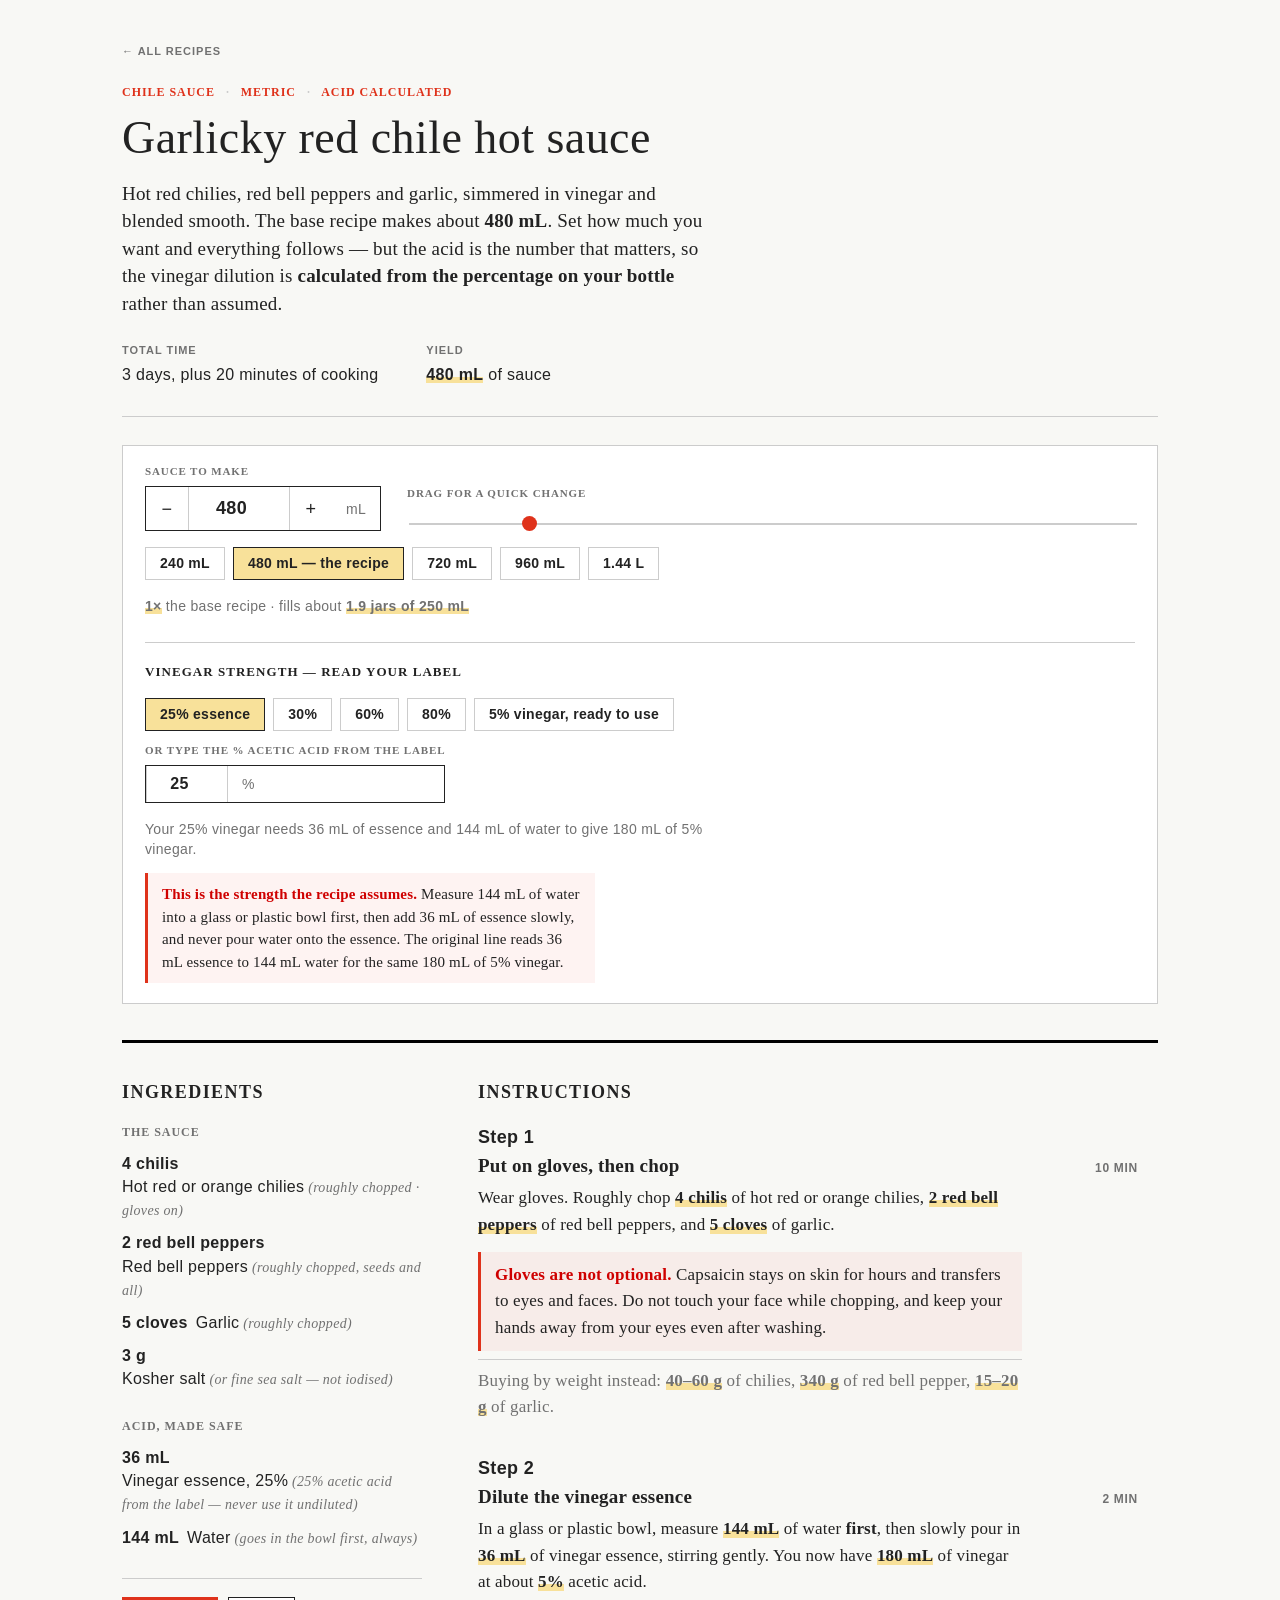
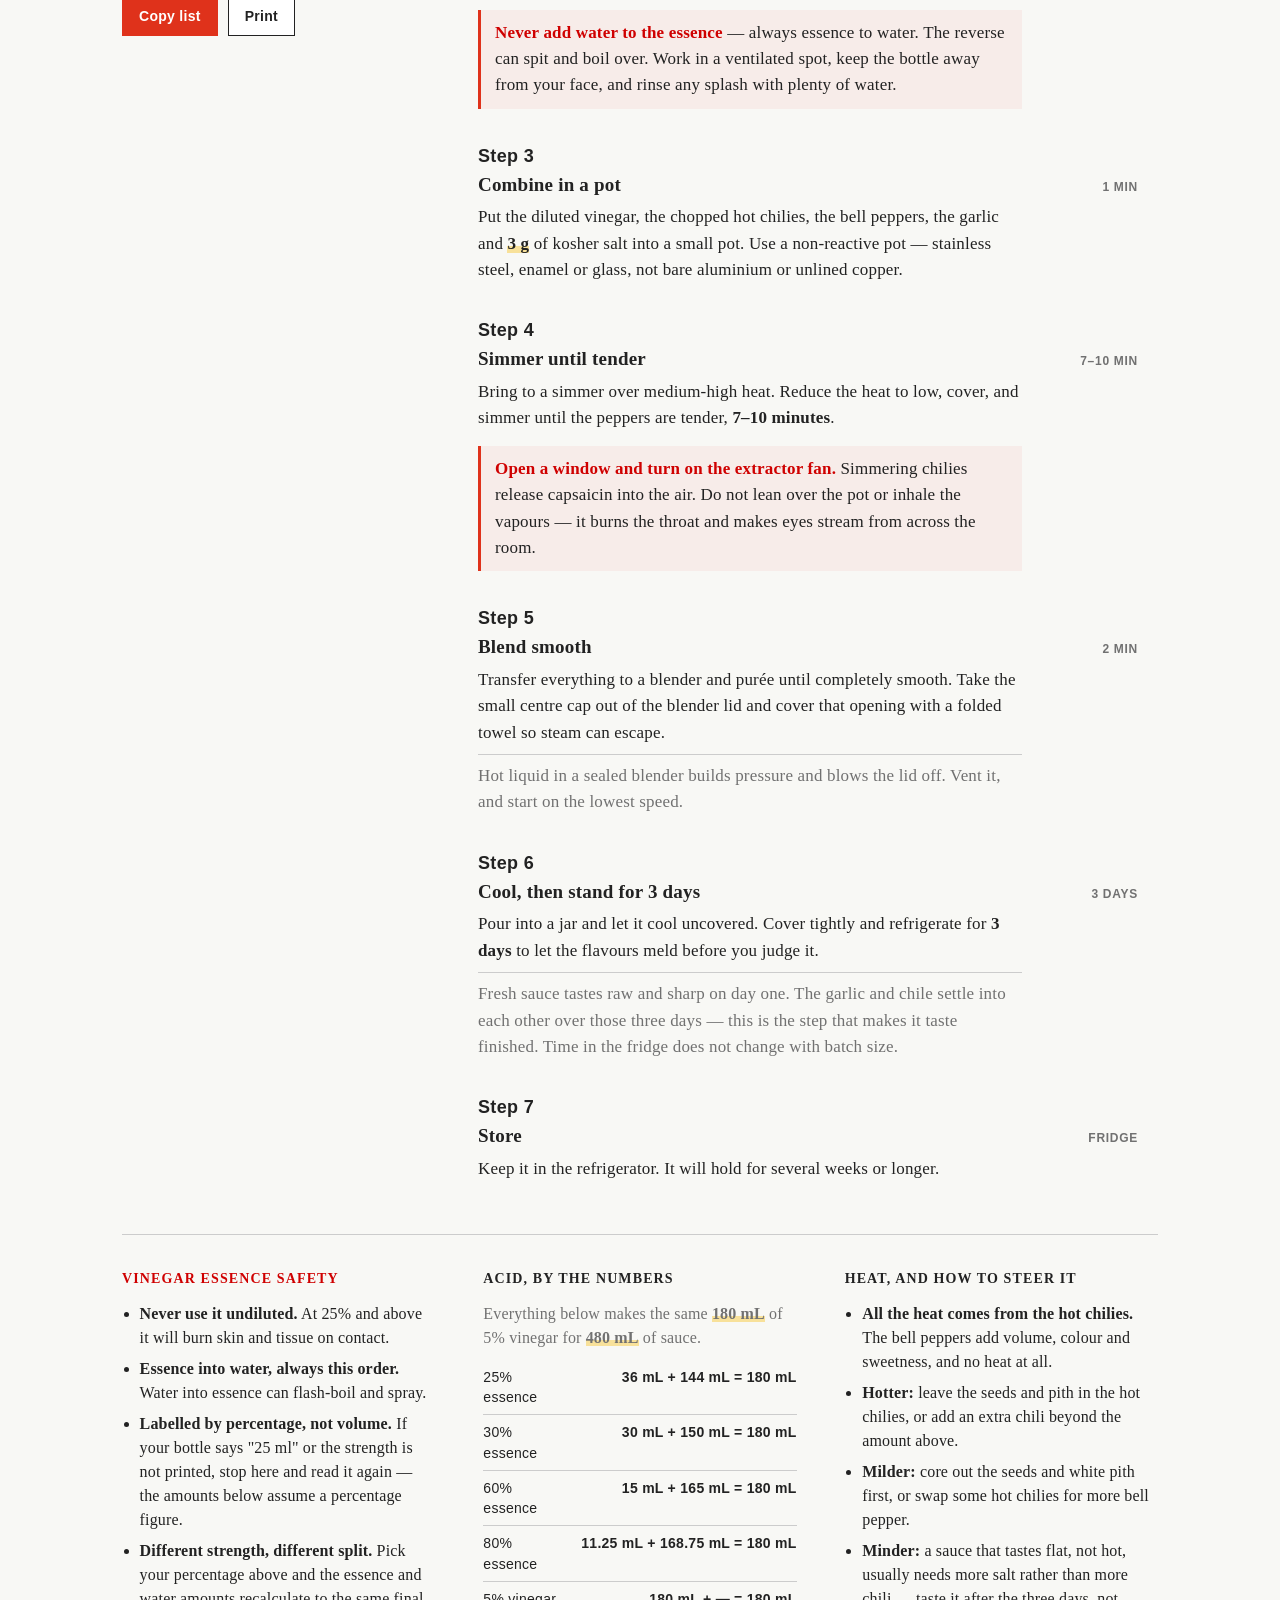
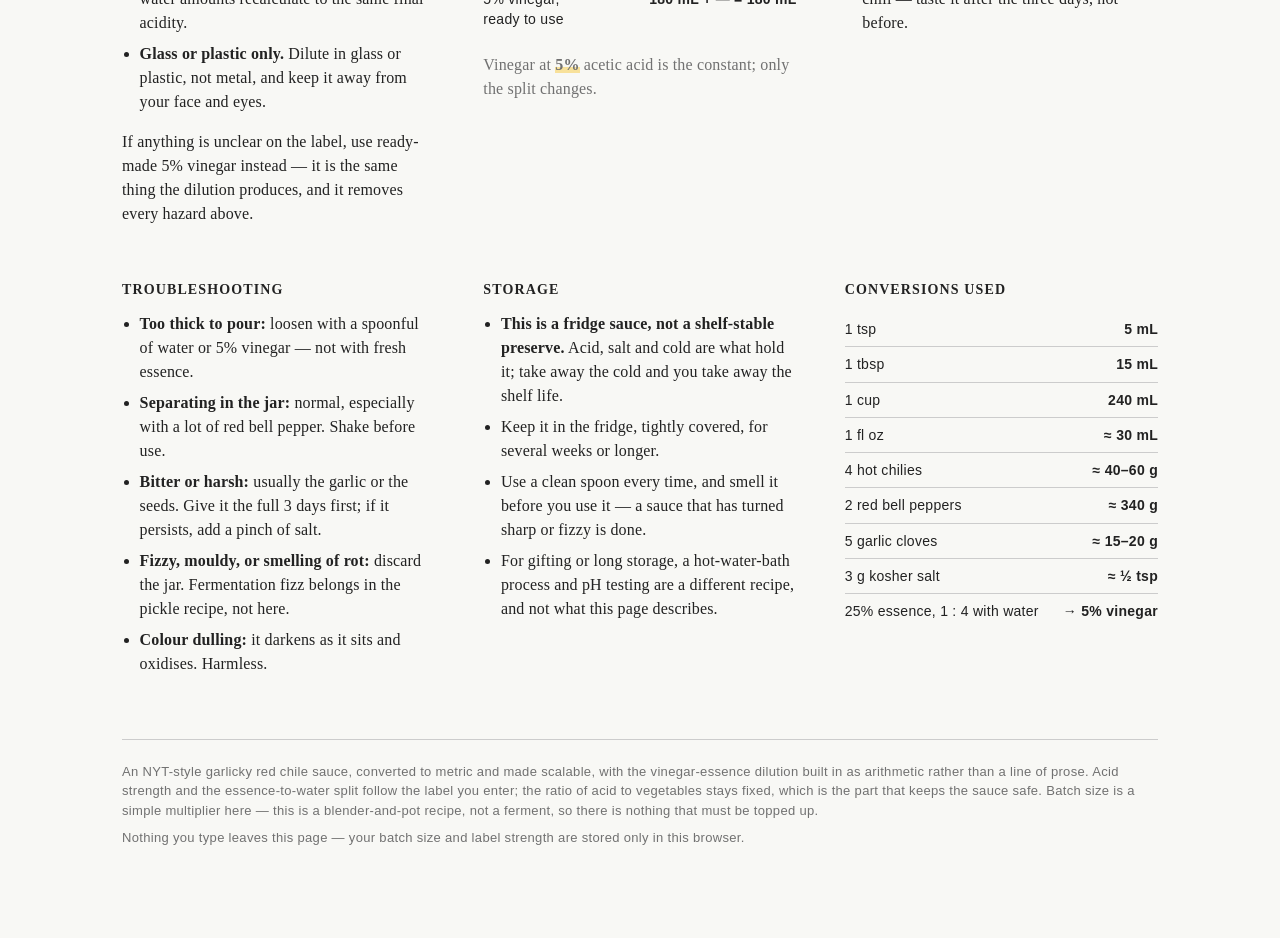
<file: recipes/hot-sauce.html>
<!doctype html>
<html lang="en">
<head>
<meta charset="utf-8">
<meta name="viewport" content="width=device-width, initial-scale=1">
<title>Garlicky Red Chile Hot Sauce — scaled, metric</title>
<meta name="description" content="Garlicky red chile hot sauce in metric, with the vinegar-essence dilution calculated from the percentage on your bottle. Yields scale from 240 mL up.">
<link rel="stylesheet" href="styles.css">
</head>
<body>
<div class="wrap">

  <header class="hero">
    <a class="backlink" href="index.html">← All recipes</a>
    <p class="kicker">Chile sauce <span class="dot">·</span> metric <span class="dot">·</span> acid calculated</p>
    <h1>Garlicky red chile hot sauce</h1>
    <p class="dek">Hot red chilies, red bell peppers and garlic, simmered in vinegar and blended smooth. The base recipe makes about <strong>480 mL</strong>. Set how much you want and everything follows — but the acid is the number that matters, so the vinegar dilution is <strong>calculated from the percentage on your bottle</strong> rather than assumed.</p>
    <dl class="meta">
      <div class="stat"><dt>Total Time</dt><dd>3 days, plus 20 minutes of cooking</dd></div>
      <div class="stat"><dt>Yield</dt><dd><span class="q-strong" data-q="yield"></span> of sauce</dd></div>
    </dl>
  </header>

  <section class="card controls" aria-label="Batch size and vinegar strength">
    <div class="row">
      <div class="field">
        <label for="vol">Sauce to make</label>
        <div class="stepper">
          <button type="button" id="minus" aria-label="Less sauce">−</button>
          <input id="vol" type="number" value="480" min="60" max="4800" step="60" inputmode="numeric">
          <button type="button" id="plus" aria-label="More sauce">+</button>
          <span class="unit">mL</span>
        </div>
      </div>
      <div class="slider">
        <label for="range">Drag for a quick change</label>
        <input id="range" type="range" min="120" max="2400" step="120" value="480">
      </div>
    </div>
    <div class="presets" role="group" aria-label="Yield presets">
      <button type="button" data-vol="240">240 mL</button>
      <button type="button" data-vol="480" aria-pressed="true">480 mL — the recipe</button>
      <button type="button" data-vol="720">720 mL</button>
      <button type="button" data-vol="960">960 mL</button>
      <button type="button" data-vol="1440">1.44 L</button>
    </div>
    <p class="hint"><span class="q-strong" data-q="multiplier"></span> the base recipe <span class="dot">·</span> fills about <span class="q-strong" data-q="jars"></span></p>

    <h2 style="margin:26px 0 12px">Vinegar strength — read your label</h2>
    <div class="presets" role="group" aria-label="Vinegar strength">
      <button type="button" data-acid="25" aria-pressed="true">25% essence</button>
      <button type="button" data-acid="30">30%</button>
      <button type="button" data-acid="60">60%</button>
      <button type="button" data-acid="80">80%</button>
      <button type="button" data-acid="5">5% vinegar, ready to use</button>
    </div>
    <div class="row" style="margin-top:14px">
      <div class="field">
        <label for="acidPct">Or type the % acetic acid from the label</label>
        <div class="stepper sm">
          <input id="acidPct" type="number" value="25" min="1" max="100" step="1" inputmode="decimal">
          <span class="unit">%</span>
        </div>
      </div>
    </div>
    <p class="hint" id="acidHint"></p>
    <p class="note warn" id="acidNote"></p>
  </section>

  <div class="layout">

    <aside class="card ingredients" aria-label="Ingredients">
      <h2>Ingredients</h2>
      <div id="ingredients"></div>
      <div class="toolbar">
        <button class="btn primary" type="button" id="copy">Copy list</button>
        <button class="btn" type="button" id="print">Print</button>
        <span class="flash" id="flash">Copied</span>
      </div>
    </aside>

    <section class="steps" aria-label="Instructions">
      <h2>Instructions</h2>
      <ol class="steps">

        <li>
          <h3>Put on gloves, then chop <span class="time">10 min</span></h3>
          <p>Wear gloves. Roughly chop <span class="q" data-q="hotChilies"></span> of hot red or orange chilies, <span class="q" data-q="bellPeppers"></span> of red bell peppers, and <span class="q" data-q="garlic"></span> of garlic.</p>
          <p class="note warn"><strong>Gloves are not optional.</strong> Capsaicin stays on skin for hours and transfers to eyes and faces. Do not touch your face while chopping, and keep your hands away from your eyes even after washing.</p>
          <p class="note">Buying by weight instead: <span class="q" data-q="chiliWeight"></span> of chilies, <span class="q" data-q="bellPepperWeight"></span> of red bell pepper, <span class="q" data-q="garlicWeight"></span> of garlic.</p>
        </li>

        <li>
          <h3>Dilute the vinegar essence <span class="time">2 min</span></h3>
          <p id="dilutionText"></p>
          <p class="note warn"><strong>Never add water to the essence</strong> — always essence to water. The reverse can spit and boil over. Work in a ventilated spot, keep the bottle away from your face, and rinse any splash with plenty of water.</p>
        </li>

        <li>
          <h3>Combine in a pot <span class="time">1 min</span></h3>
          <p>Put the diluted vinegar, the chopped hot chilies, the bell peppers, the garlic and <span class="q" data-q="salt"></span> of kosher salt into a small pot. Use a non-reactive pot — stainless steel, enamel or glass, not bare aluminium or unlined copper.</p>
        </li>

        <li>
          <h3>Simmer until tender <span class="time">7–10 min</span></h3>
          <p>Bring to a simmer over medium-high heat. Reduce the heat to low, cover, and simmer until the peppers are tender, <strong>7–10 minutes</strong>.</p>
          <p class="note warn"><strong>Open a window and turn on the extractor fan.</strong> Simmering chilies release capsaicin into the air. Do not lean over the pot or inhale the vapours — it burns the throat and makes eyes stream from across the room.</p>
        </li>

        <li>
          <h3>Blend smooth <span class="time">2 min</span></h3>
          <p>Transfer everything to a blender and purée until completely smooth. Take the small centre cap out of the blender lid and cover that opening with a folded towel so steam can escape.</p>
          <p class="note">Hot liquid in a sealed blender builds pressure and blows the lid off. Vent it, and start on the lowest speed.</p>
        </li>

        <li>
          <h3>Cool, then stand for 3 days <span class="time">3 days</span></h3>
          <p>Pour into a jar and let it cool uncovered. Cover tightly and refrigerate for <strong>3 days</strong> to let the flavours meld before you judge it.</p>
          <p class="note">Fresh sauce tastes raw and sharp on day one. The garlic and chile settle into each other over those three days — this is the step that makes it taste finished. Time in the fridge does not change with batch size.</p>
        </li>

        <li>
          <h3>Store <span class="time">fridge</span></h3>
          <p>Keep it in the refrigerator. It will hold for several weeks or longer.</p>
        </li>

      </ol>
    </section>
  </div>

  <div class="extras">

    <section class="card warn">
      <h2>Vinegar essence safety</h2>
      <ul>
        <li><strong>Never use it undiluted.</strong> At 25% and above it will burn skin and tissue on contact.</li>
        <li><strong>Essence into water, always this order.</strong> Water into essence can flash-boil and spray.</li>
        <li><strong>Labelled by percentage, not volume.</strong> If your bottle says "25 ml" or the strength is not printed, stop here and read it again — the amounts below assume a percentage figure.</li>
        <li><strong>Different strength, different split.</strong> Pick your percentage above and the essence and water amounts recalculate to the same final acidity.</li>
        <li><strong>Glass or plastic only.</strong> Dilute in glass or plastic, not metal, and keep it away from your face and eyes.</li>
      </ul>
      <p>If anything is unclear on the label, use ready-made 5% vinegar instead — it is the same thing the dilution produces, and it removes every hazard above.</p>
    </section>

    <section class="card">
      <h2>Acid, by the numbers</h2>
      <p class="hint" style="margin:0 0 10px">Everything below makes the same <span class="q-strong" data-q="acidTotal"></span> of 5% vinegar for <span class="q-strong" data-q="yield"></span> of sauce.</p>
      <table class="table" id="acidTable"></table>
      <p class="hint">Vinegar at <span class="q-strong" data-q="acidTarget"></span> acetic acid is the constant; only the split changes.</p>
    </section>

    <section class="card">
      <h2>Heat, and how to steer it</h2>
      <ul>
        <li><strong>All the heat comes from the hot chilies.</strong> The bell peppers add volume, colour and sweetness, and no heat at all.</li>
        <li><strong>Hotter:</strong> leave the seeds and pith in the hot chilies, or add an extra chili beyond the amount above.</li>
        <li><strong>Milder:</strong> core out the seeds and white pith first, or swap some hot chilies for more bell pepper.</li>
        <li><strong>Minder:</strong> a sauce that tastes flat, not hot, usually needs more salt rather than more chili — taste it after the three days, not before.</li>
      </ul>
    </section>

    <section class="card">
      <h2>Troubleshooting</h2>
      <ul>
        <li><strong>Too thick to pour:</strong> loosen with a spoonful of water or 5% vinegar — not with fresh essence.</li>
        <li><strong>Separating in the jar:</strong> normal, especially with a lot of red bell pepper. Shake before use.</li>
        <li><strong>Bitter or harsh:</strong> usually the garlic or the seeds. Give it the full 3 days first; if it persists, add a pinch of salt.</li>
        <li><strong>Fizzy, mouldy, or smelling of rot:</strong> discard the jar. Fermentation fizz belongs in the pickle recipe, not here.</li>
        <li><strong>Colour dulling:</strong> it darkens as it sits and oxidises. Harmless.</li>
      </ul>
    </section>

    <section class="card">
      <h2>Storage</h2>
      <ul>
        <li><strong>This is a fridge sauce, not a shelf-stable preserve.</strong> Acid, salt and cold are what hold it; take away the cold and you take away the shelf life.</li>
        <li>Keep it in the fridge, tightly covered, for several weeks or longer.</li>
        <li>Use a clean spoon every time, and smell it before you use it — a sauce that has turned sharp or fizzy is done.</li>
        <li>For gifting or long storage, a hot-water-bath process and pH testing are a different recipe, and not what this page describes.</li>
      </ul>
    </section>

    <section class="card">
      <h2>Conversions used</h2>
      <table class="table">
        <tr><td>1 tsp</td><td>5 mL</td></tr>
        <tr><td>1 tbsp</td><td>15 mL</td></tr>
        <tr><td>1 cup</td><td>240 mL</td></tr>
        <tr><td>1 fl oz</td><td>≈ 30 mL</td></tr>
        <tr><td>4 hot chilies</td><td>≈ 40–60 g</td></tr>
        <tr><td>2 red bell peppers</td><td>≈ 340 g</td></tr>
        <tr><td>5 garlic cloves</td><td>≈ 15–20 g</td></tr>
        <tr><td>3 g kosher salt</td><td>≈ ½ tsp</td></tr>
        <tr><td>25% essence, 1 : 4 with water</td><td>→ 5% vinegar</td></tr>
      </table>
    </section>

  </div>

  <footer>
    <p>An NYT-style garlicky red chile sauce, converted to metric and made scalable, with the vinegar-essence dilution built in as arithmetic rather than a line of prose. Acid strength and the essence-to-water split follow the label you enter; the ratio of acid to vegetables stays fixed, which is the part that keeps the sauce safe. Batch size is a simple multiplier here — this is a blender-and-pot recipe, not a ferment, so there is nothing that must be topped up.</p>
    <p class="noprint">Nothing you type leaves this page — your batch size and label strength are stored only in this browser.</p>
  </footer>
</div>

<script>
(function () {
  "use strict";

  /* ---------- the base recipe, per 480 mL of finished sauce ---------- */
  var BASE_YIELD   = 480;         /* mL of finished sauce */
  var BASE_ACID_ML = 180;         /* mL of vinegar at 5% acetic acid */
  var TARGET_PCT   = 5;           /* % acetic acid after dilution */
  var PER_BASE = {
    hotChilies: 4, chiliesLoG: 40,  chiliesHiG: 60,
    bellPeppers: 2, bellPepperG: 170,
    garlic: 5, garlicLoG: 15, garlicHiG: 20,
    salt: 3
  };
  var JAR_ML = 250;

  /* ---------- number helpers ---------- */
  function roundTo(x, step) { return Math.round(x / step) * step; }
  function num(x) { return String(Math.round(x * 100) / 100).replace(/\.0+$/, ""); }
  function smartRound(x) {
    if (x >= 50) return roundTo(x, 5);
    if (x >= 10) return roundTo(x, 1);
    if (x >= 2)  return roundTo(x, 0.5);
    return roundTo(x, 0.1);
  }
  function grams(x) {
    var v = smartRound(x);
    if (v >= 1000) return num(Math.round(v / 10) / 100) + " kg";
    return num(v) + " g";
  }
  function gramsRange(lo, hi) {
    if (hi >= 1000) return num(Math.round(lo / 10) / 100) + "–" + num(Math.round(hi / 10) / 100) + " kg";
    return num(smartRound(lo)) + "–" + num(smartRound(hi)) + " g";
  }
  /* volumes that must add up get a finer step than 0.5 mL */
  function millilitresFine(x) {
    var v = roundTo(x, 0.05);
    if (v >= 1000) return num(Math.round(v / 10) / 100) + " L";
    return num(v) + " mL";
  }
  function litres(ml) {
    if (ml >= 1000) return num(Math.round(ml / 10) / 100) + " L (" + Math.round(ml) + " mL)";
    return num(roundTo(ml, 1)) + " mL";
  }
  /* a count that came out fractional is shown as the two whole numbers it sits between */
  function count(x) {
    var r = Math.round(x);
    if (Math.abs(x - r) < 0.001) return String(r);
    var lo = Math.max(1, Math.floor(x)), hi = Math.max(lo + 1, Math.ceil(x));
    return lo + "–" + hi;
  }
  function pluralWord(text, word) { return text.indexOf("–") > -1 || parseFloat(text) > 1 ? word + "s" : word; }

  /* ---------- the acid split: the whole point of this page ----------
     `volume` is how much vinegar at TARGET_PCT the recipe calls for. The acid itself is
     volume * TARGET_PCT / 100, and that is what has to be diluted up to `volume`:
     180 mL at 5% is 9 mL of acetic acid, which is 36 mL of 25% essence + 144 mL of water. */
  function acidSplit(volume, pct) {
    var pureAcid = volume * (TARGET_PCT / 100);
    var essence = pureAcid / (pct / 100);
    var water = Math.max(0, volume - essence);   /* essence measured by volume, so the two add up */
    return { essence: essence, water: water, total: essence + water };
  }

  function scale(vol, pct) {
    var f = vol / BASE_YIELD;
    var acidMl = BASE_ACID_ML * f;
    var mix = acidSplit(acidMl, pct);   /* at pct === 5 this is the same vinegar, undiluted */

    var v = {
      yield: litres(vol),
      multiplier: num(Math.round(f * 100) / 100) + "×",
      jars: num(Math.round(vol / JAR_ML * 10) / 10) + " " + (Math.round(vol / JAR_ML * 10) / 10 === 1 ? "jar" : "jars") + " of 250 mL",

      hotChilies: count(PER_BASE.hotChilies * f) + " " + pluralWord(count(PER_BASE.hotChilies * f), "chili"),
      chiliWeight: gramsRange(PER_BASE.chiliesLoG * f, PER_BASE.chiliesHiG * f),
      bellPeppers: count(PER_BASE.bellPeppers * f) + " " + pluralWord(count(PER_BASE.bellPeppers * f), "red bell pepper"),
      bellPepperWeight: grams(PER_BASE.bellPeppers * f * PER_BASE.bellPepperG),
      garlic: count(PER_BASE.garlic * f) + " " + pluralWord(count(PER_BASE.garlic * f), "clove"),
      garlicWeight: gramsRange(PER_BASE.garlicLoG * f, PER_BASE.garlicHiG * f),
      salt: grams(PER_BASE.salt * f),

      acidPct: pct,
      acidTarget: TARGET_PCT + "%",
      acidEssence: millilitresFine(mix.essence),
      acidWater: mix.water > 0 ? millilitresFine(mix.water) : "none",
      acidTotal: millilitresFine(mix.total),
      _essence: mix.essence, _water: mix.water, _total: mix.total, _acidMl: acidMl, _f: f
    };
    v.acidLabel = pct === TARGET_PCT ? "5% vinegar (ready to use)" : "Vinegar essence, " + num(pct) + "%";
    return v;
  }

  /* ---------- ingredient list ---------- */
  var GROUPS = [
    { title: "The sauce", items: [
      { name: "Hot red or orange chilies", sub: "roughly chopped · gloves on", q: "hotChilies" },
      { name: "Red bell peppers", sub: "roughly chopped, seeds and all", q: "bellPeppers" },
      { name: "Garlic", sub: "roughly chopped", q: "garlic" },
      { name: "Kosher salt", sub: "or fine sea salt — not iodised", q: "salt" }
    ]},
    { title: "Acid, made safe", items: [
      { name: "Vinegar essence", sub: "check the label before you start", q: "acidEssence", nameId: "acidName", subId: "acidSub" },
      { name: "Water", sub: "goes in the bowl first, always", q: "acidWater" }
    ]}
  ];

  function renderIngredients() {
    var html = "";
    GROUPS.forEach(function (g) {
      html += '<div class="igroup"><h3>' + g.title + '</h3><ul class="ing">';
      g.items.forEach(function (it) {
        /* the name gets its own inner span when the script rewrites it — setting textContent on the
           wrapper would delete the <small> sub-line sitting inside it */
        var nameHtml = it.nameId ? '<span id="' + it.nameId + '">' + it.name + "</span>" : it.name;
        html += '<li><span class="name">' + nameHtml +
                (it.sub ? "<small" + (it.subId ? ' id="' + it.subId + '"' : "") + ">" + it.sub + "</small>" : "") +
                '</span><span class="qty" data-q="' + it.q + '"></span></li>';
      });
      html += "</ul></div>";
    });
    document.getElementById("ingredients").innerHTML = html;
  }

  /* ---------- render ---------- */
  var lastValues = null;

  function render(vol, pct) {
    var v = scale(vol, pct);
    lastValues = v;

    if (!document.querySelector("#ingredients .igroup")) renderIngredients();

    var nodes = document.querySelectorAll("[data-q]");
    for (var i = 0; i < nodes.length; i++) {
      var key = nodes[i].getAttribute("data-q");
      if (v[key] !== undefined) nodes[i].textContent = v[key];
    }

    document.getElementById("acidName").textContent = v.acidLabel;
    document.getElementById("acidSub").textContent = pct === TARGET_PCT
      ? "already the right strength — no dilution, no burn risk"
      : num(pct) + "% acetic acid from the label — never use it undiluted";

    /* step 2 reads differently when there is nothing to dilute */
    document.getElementById("dilutionText").innerHTML = pct === TARGET_PCT
      ? "Use <span class=\"q\">" + v.acidTotal + "</span> of your 5% vinegar straight from the bottle. There is nothing to dilute, so pour it into the pot with the vegetables."
      : "In a glass or plastic bowl, measure <span class=\"q\">" + v.acidWater + "</span> of water <strong>first</strong>, then slowly pour in <span class=\"q\">" + v.acidEssence + "</span> of vinegar essence, stirring gently. You now have <span class=\"q\">" + v.acidTotal + "</span> of vinegar at about <span class=\"q\">" + v.acidTarget + "</span> acetic acid.";

    /* the hint under the acid controls, and the warning that changes with strength */
    document.getElementById("acidHint").textContent = pct === TARGET_PCT
      ? "Your 5% vinegar is already the right strength: use " + v.acidTotal + " straight from the bottle."
      : "Your " + num(pct) + "% vinegar needs " + v.acidEssence + " of essence and " +
        (v._water > 0 ? v.acidWater + " of water" : "no water at all") +
        " to give " + v.acidTotal + " of " + TARGET_PCT + "% vinegar.";
    document.getElementById("acidNote").innerHTML = acidWarning(pct, v);

    /* the acid reference table, scaled to this batch */
    var rows = [25, 30, 60, 80, 5].map(function (p) {
      var m = acidSplit(v._acidMl, p);
      var label = p === TARGET_PCT ? "5% vinegar, ready to use" : p + "% essence";
      return "<tr><td>" + label + "</td><td>" + millilitresFine(m.essence) + " + " +
             (m.water > 0 ? millilitresFine(m.water) : "—") + " = " + millilitresFine(m.total) + "</td></tr>";
    });
    document.getElementById("acidTable").innerHTML = rows.join("");

    var pressVol = document.querySelectorAll(".presets [data-vol]");
    for (var j = 0; j < pressVol.length; j++) {
      pressVol[j].setAttribute("aria-pressed", String(parseInt(pressVol[j].dataset.vol, 10) === vol));
    }
    var pressAcid = document.querySelectorAll(".presets [data-acid]");
    for (var k = 0; k < pressAcid.length; k++) {
      pressAcid[k].setAttribute("aria-pressed", String(parseFloat(pressAcid[k].dataset.acid) === pct));
    }

    try { localStorage.setItem("hotsauce.vol", String(vol)); localStorage.setItem("hotsauce.acid", String(pct)); } catch (e) {}
  }

  function acidWarning(pct, v) {
    var diluting = " Measure " + v.acidWater + " of water into a glass or plastic bowl first, then add " + v.acidEssence +
                   " of essence slowly, and never pour water onto the essence.";
    if (pct === TARGET_PCT) {
      return "<strong>No dilution needed.</strong> Your vinegar is already " + TARGET_PCT + "% acetic acid. Use " +
             v.acidTotal + " straight from the bottle, and skip the water entirely.";
    }
    if (pct < TARGET_PCT) {
      return "<strong>Weaker than the recipe's " + TARGET_PCT + "%.</strong> " + num(pct) +
             "% vinegar cannot be concentrated at home, so use " + v.acidTotal +
             " of it and no water. The sauce will be looser and less sharp than the original, and it will not keep as long.";
    }
    if (pct >= 60) {
      return "<strong>Very strong acid — handle with care.</strong> At " + num(pct) + "% this is a hazardous liquid, and at " +
             v.acidEssence + " you are measuring a small but dangerous amount." + diluting +
             " Work in a ventilated spot and wear gloves and eye protection.";
    }
    if (pct === 25) {
      return "<strong>This is the strength the recipe assumes.</strong>" + diluting +
             " The original line reads 36 mL essence to 144 mL water for the same 180 mL of 5% vinegar.";
    }
    return "<strong>Stronger than the recipe's 25%.</strong>" + diluting +
           " Keep the bottle away from your face, and rinse any splash with plenty of water.";
  }

  /* ---------- state + input wiring ---------- */
  var volInput = document.getElementById("vol");
  var rangeInput = document.getElementById("range");
  var acidInput = document.getElementById("acidPct");

  function clampVol(n) {
    if (!isFinite(n) || n <= 0) return BASE_YIELD;
    return Math.min(4800, Math.max(60, Math.round(n / 10) * 10));
  }
  function clampPct(n) {
    if (!isFinite(n) || n <= 0) return 25;
    return Math.min(100, Math.max(1, Math.round(n * 10) / 10));
  }
  function currentPct() { return clampPct(parseFloat(acidInput.value)); }

  function setVol(n, from) {
    n = clampVol(n);
    if (from !== "number") volInput.value = String(n);
    if (from !== "range") rangeInput.value = String(Math.min(2400, n));
    render(n, currentPct());
  }
  function setPct(p, from) {
    p = clampPct(p);
    if (from !== "number") acidInput.value = String(p);
    render(clampVol(parseFloat(volInput.value)), p);
  }

  volInput.addEventListener("input", function () {
    var n = parseFloat(volInput.value);
    if (isFinite(n)) setVol(n, "number");
  });
  volInput.addEventListener("blur", function () { setVol(parseFloat(volInput.value)); });
  rangeInput.addEventListener("input", function () { setVol(parseFloat(rangeInput.value), "range"); });
  acidInput.addEventListener("input", function () {
    var p = parseFloat(acidInput.value);
    if (isFinite(p)) setPct(p, "number");
  });
  acidInput.addEventListener("blur", function () { setPct(parseFloat(acidInput.value)); });

  document.getElementById("minus").addEventListener("click", function () {
    setVol(parseFloat(volInput.value) - 60);
  });
  document.getElementById("plus").addEventListener("click", function () {
    setVol(parseFloat(volInput.value) + 60);
  });

  Array.prototype.forEach.call(document.querySelectorAll(".presets [data-vol]"), function (b) {
    b.addEventListener("click", function () { setVol(parseFloat(b.dataset.vol)); });
  });
  Array.prototype.forEach.call(document.querySelectorAll(".presets [data-acid]"), function (b) {
    b.addEventListener("click", function () { setPct(parseFloat(b.dataset.acid)); });
  });

  document.getElementById("print").addEventListener("click", function () { window.print(); });

  var flash = document.getElementById("flash");
  document.getElementById("copy").addEventListener("click", function () {
    var v = lastValues;
    var lines = ["Garlicky red chile hot sauce — " + v.yield + " (" + v.acidLabel + ")", ""];
    GROUPS.forEach(function (g) {
      lines.push(g.title.toUpperCase());
      g.items.forEach(function (it) {
        var name = it.nameId === "acidName" ? v.acidLabel : it.name;
        lines.push("- " + name + ": " + v[it.q]);
      });
      lines.push("");
    });
    lines.push("Gloves on, chop everything. Water into the bowl first, then the essence: " + v.acidWater +
               " water + " + v.acidEssence + " essence = " + v.acidTotal + " of " + v.acidTarget + " vinegar. " +
               "Combine with the vegetables and " + v.salt + " salt, simmer covered 7-10 minutes, blend smooth with the lid vented, " +
               "cool uncovered, then refrigerate 3 days before tasting. Keep refrigerated.");
    copyText(lines.join("\n"), function () {
      flash.classList.add("on");
      setTimeout(function () { flash.classList.remove("on"); }, 1600);
    });
  });

  function copyText(text, done) {
    if (navigator.clipboard && navigator.clipboard.writeText) {
      navigator.clipboard.writeText(text).then(done, function () { fallback(); });
      return;
    }
    fallback();
    function fallback() {
      var ta = document.createElement("textarea");
      ta.value = text;
      ta.setAttribute("readonly", "");
      ta.style.cssText = "position:fixed;top:-1000px";
      document.body.appendChild(ta);
      ta.select();
      try { document.execCommand("copy"); } catch (e) {}
      document.body.removeChild(ta);
      done();
    }
  }

  /* ---------- restore saved / linked state ---------- */
  var startVol = BASE_YIELD, startPct = 25;
  try {
    var savedVol = parseFloat(localStorage.getItem("hotsauce.vol"));
    if (isFinite(savedVol)) startVol = savedVol;
    var savedPct = parseFloat(localStorage.getItem("hotsauce.acid"));
    if (isFinite(savedPct)) startPct = savedPct;
  } catch (e) {}

  var params = new URLSearchParams(location.search);
  var urlVol = parseFloat(params.get("ml"));
  if (isFinite(urlVol)) startVol = urlVol;
  var urlPct = parseFloat(params.get("acid"));
  if (isFinite(urlPct)) startPct = urlPct;

  startVol = clampVol(startVol);
  startPct = clampPct(startPct);
  volInput.value = String(startVol);
  rangeInput.value = String(Math.min(2400, startVol));
  acidInput.value = String(startPct);
  render(startVol, startPct);
})();
</script>
</body>
</html>
</file>
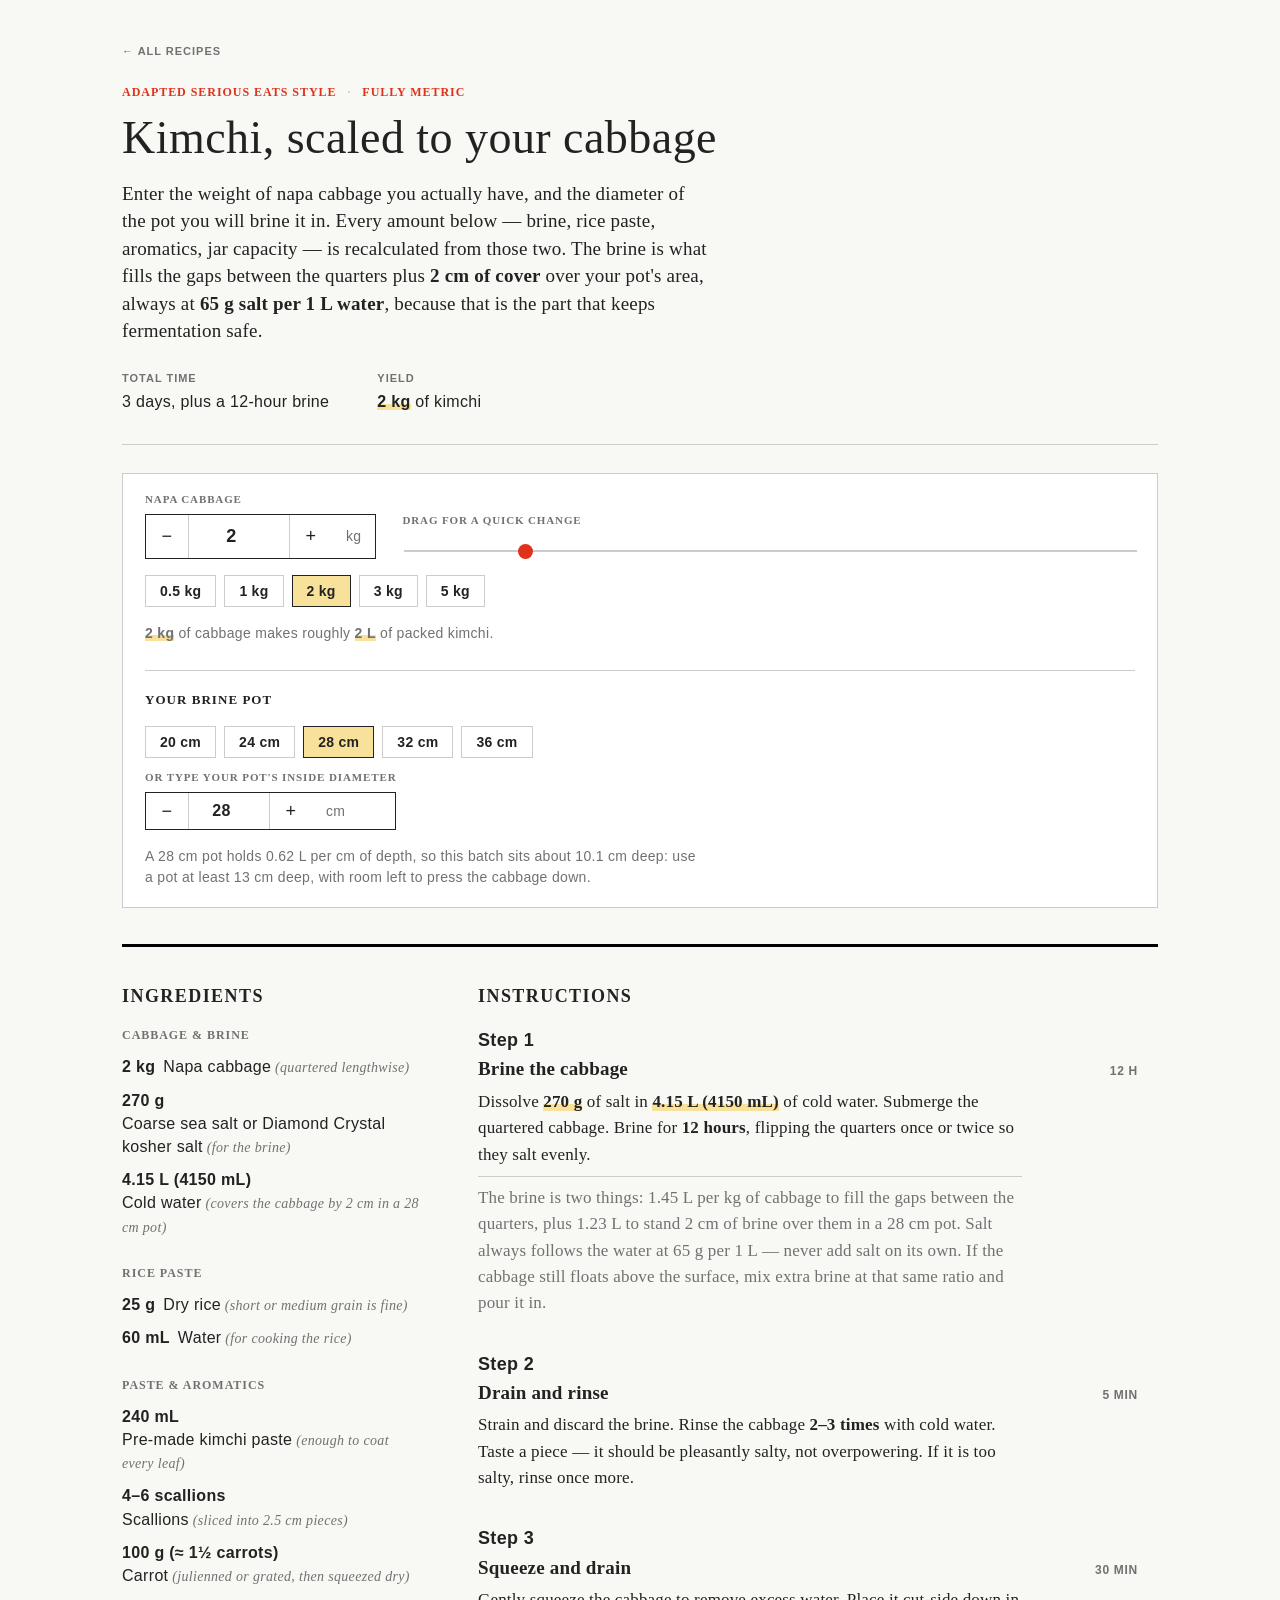
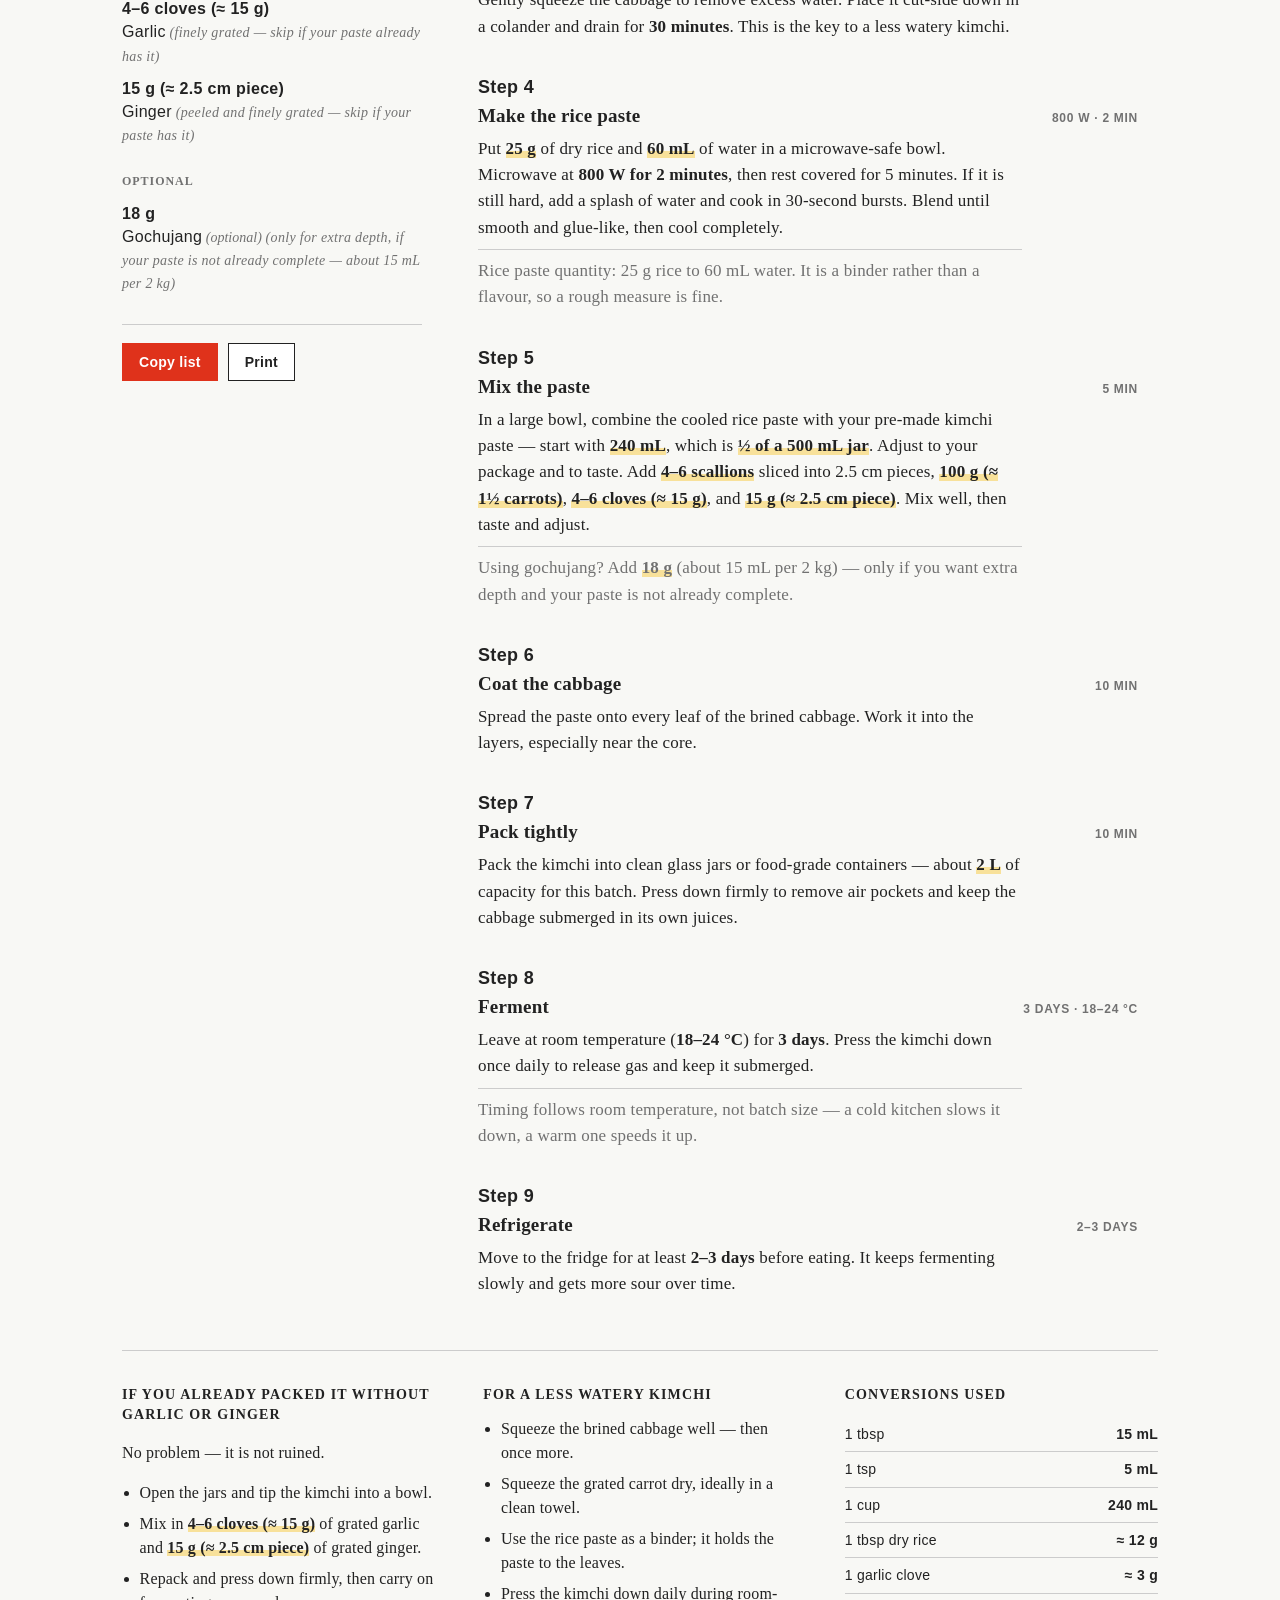
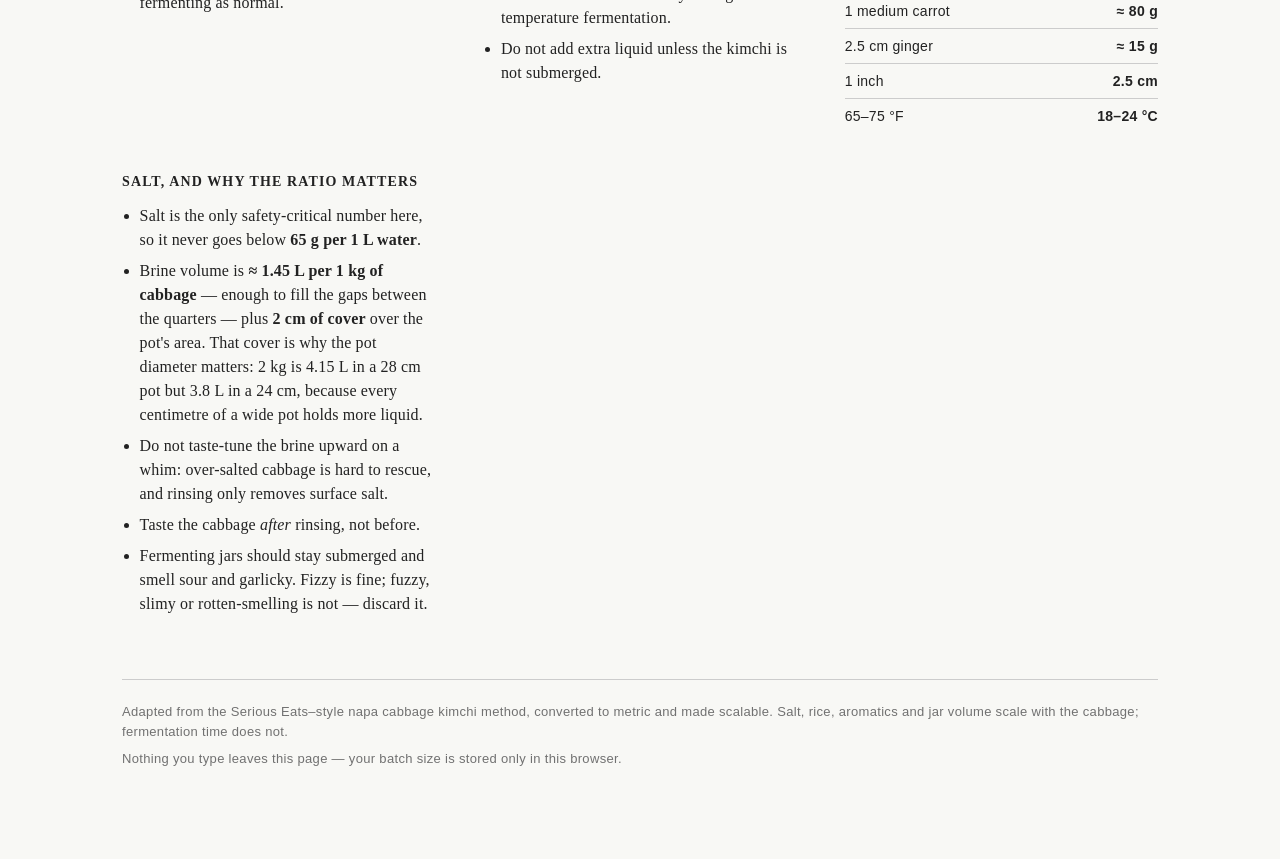
<file: recipes/kimchi.html>
<!doctype html>
<html lang="en">
<head>
<meta charset="utf-8">
<meta name="viewport" content="width=device-width, initial-scale=1">
<title>Napa Cabbage Kimchi — scaled, metric</title>
<meta name="description" content="An adapted Serious Eats–style napa cabbage kimchi recipe, fully metric, with every amount recalculated from the weight of cabbage you actually have.">
<link rel="stylesheet" href="styles.css">
</head>
<body>
<div class="wrap">

  <header class="hero">
    <a class="backlink" href="index.html">← All recipes</a>
    <p class="kicker">Adapted Serious Eats style <span class="dot">·</span> fully metric</p>
    <h1>Kimchi, scaled to your cabbage</h1>
    <p class="dek">Enter the weight of napa cabbage you actually have, and the diameter of the pot you will brine it in. Every amount below — brine, rice paste, aromatics, jar capacity — is recalculated from those two. The brine is what fills the gaps between the quarters plus <strong>2&nbsp;cm of cover</strong> over your pot's area, always at <strong>65&nbsp;g salt per 1&nbsp;L water</strong>, because that is the part that keeps fermentation safe.</p>
    <dl class="meta">
      <div class="stat"><dt>Total Time</dt><dd>3 days, plus a 12-hour brine</dd></div>
      <div class="stat"><dt>Yield</dt><dd><span class="q-strong" data-q="cabbage"></span> of kimchi</dd></div>
    </dl>
  </header>

  <section class="card controls" aria-label="Batch size and brine pot">
    <div class="row">
      <div class="field">
        <label for="kg">Napa cabbage</label>
        <div class="stepper">
          <button type="button" id="minus" aria-label="Less cabbage">−</button>
          <input id="kg" type="number" value="2" min="0.25" max="20" step="0.25" inputmode="decimal" aria-describedby="scaleHint">
          <button type="button" id="plus" aria-label="More cabbage">+</button>
          <span class="unit">kg</span>
        </div>
      </div>
      <div class="slider">
        <label for="range">Drag for a quick change</label>
        <input id="range" type="range" min="0.5" max="10" step="0.25" value="2">
      </div>
    </div>
    <div class="presets" role="group" aria-label="Presets">
      <button type="button" data-kg="0.5">0.5 kg</button>
      <button type="button" data-kg="1">1 kg</button>
      <button type="button" data-kg="2" aria-pressed="true">2 kg</button>
      <button type="button" data-kg="3">3 kg</button>
      <button type="button" data-kg="5">5 kg</button>
    </div>
    <p class="hint" id="scaleHint"><span class="q-strong" data-q="cabbage"></span> of cabbage makes roughly <span class="q-strong" data-q="jarVolume"></span> of packed kimchi.</p>

    <h2>Your brine pot</h2>
    <div class="presets" role="group" aria-label="Pot diameter">
      <button type="button" data-pot="20">20 cm</button>
      <button type="button" data-pot="24">24 cm</button>
      <button type="button" data-pot="28" aria-pressed="true">28 cm</button>
      <button type="button" data-pot="32">32 cm</button>
      <button type="button" data-pot="36">36 cm</button>
    </div>
    <div class="row" style="margin-top:14px">
      <div class="field">
        <label for="pot">Or type your pot's inside diameter</label>
        <div class="stepper sm">
          <button type="button" id="potMinus" aria-label="Smaller pot">−</button>
          <input id="pot" type="number" value="28" min="14" max="60" step="1" inputmode="numeric" aria-describedby="potHint">
          <button type="button" id="potPlus" aria-label="Bigger pot">+</button>
          <span class="unit">cm</span>
        </div>
      </div>
    </div>
    <p class="hint" id="potHint"></p>
  </section>

  <div class="layout">

    <aside class="card ingredients" aria-label="Ingredients">
      <h2>Ingredients</h2>
      <div id="ingredients"></div>
      <div class="toolbar">
        <button class="btn primary" type="button" id="copy">Copy list</button>
        <button class="btn" type="button" id="print">Print</button>
        <span class="flash" id="flash">Copied</span>
      </div>
    </aside>

    <section class="steps" aria-label="Instructions">
      <h2>Instructions</h2>
      <ol class="steps">

        <li>
          <h3>Brine the cabbage <span class="time">12 h</span></h3>
          <p>Dissolve <span class="q" data-q="salt"></span> of salt in <span class="q" data-q="water"></span> of cold water. Submerge the quartered cabbage. Brine for <strong>12 hours</strong>, flipping the quarters once or twice so they salt evenly.</p>
          <p class="note" id="brineNote"></p>
        </li>

        <li>
          <h3>Drain and rinse <span class="time">5 min</span></h3>
          <p>Strain and discard the brine. Rinse the cabbage <strong>2–3 times</strong> with cold water. Taste a piece — it should be pleasantly salty, not overpowering. If it is too salty, rinse once more.</p>
        </li>

        <li>
          <h3>Squeeze and drain <span class="time">30 min</span></h3>
          <p>Gently squeeze the cabbage to remove excess water. Place it cut-side down in a colander and drain for <strong>30 minutes</strong>. This is the key to a less watery kimchi.</p>
        </li>

        <li>
          <h3>Make the rice paste <span class="time">800 W · 2 min</span></h3>
          <p>Put <span class="q" data-q="rice"></span> of dry rice and <span class="q" data-q="riceWater"></span> of water in a microwave-safe bowl. Microwave at <strong>800 W for 2 minutes</strong>, then rest covered for 5 minutes. If it is still hard, add a splash of water and cook in 30-second bursts. Blend until smooth and glue-like, then cool completely.</p>
          <p class="note" id="riceNote"></p>
        </li>

        <li>
          <h3>Mix the paste <span class="time">5 min</span></h3>
          <p>In a large bowl, combine the cooled rice paste with your pre-made kimchi paste — start with <span class="q" data-q="paste"></span>, which is <span class="q" data-q="pasteJar"></span>. Adjust to your package and to taste. Add <span class="q" data-q="scallions"></span> sliced into 2.5 cm pieces, <span class="q" data-q="carrot"></span>, <span class="q" data-q="garlic"></span>, and <span class="q" data-q="ginger"></span>. Mix well, then taste and adjust.</p>
          <p class="note">Using gochujang? Add <span class="q" data-q="gochujang"></span> (about 15 mL per 2 kg) — only if you want extra depth and your paste is not already complete.</p>
        </li>

        <li>
          <h3>Coat the cabbage <span class="time">10 min</span></h3>
          <p>Spread the paste onto every leaf of the brined cabbage. Work it into the layers, especially near the core.</p>
        </li>

        <li>
          <h3>Pack tightly <span class="time">10 min</span></h3>
          <p>Pack the kimchi into clean glass jars or food-grade containers — about <span class="q" data-q="jarVolume"></span> of capacity for this batch. Press down firmly to remove air pockets and keep the cabbage submerged in its own juices.</p>
        </li>

        <li>
          <h3>Ferment <span class="time">3 days · 18–24 °C</span></h3>
          <p>Leave at room temperature (<strong>18–24 °C</strong>) for <strong>3 days</strong>. Press the kimchi down once daily to release gas and keep it submerged.</p>
          <p class="note" id="fermentNote"></p>
        </li>

        <li>
          <h3>Refrigerate <span class="time">2–3 days</span></h3>
          <p>Move to the fridge for at least <strong>2–3 days</strong> before eating. It keeps fermenting slowly and gets more sour over time.</p>
        </li>

      </ol>
    </section>
  </div>

  <div class="extras">

    <section class="card">
      <h2>If you already packed it without garlic or ginger</h2>
      <p>No problem — it is not ruined.</p>
      <ul>
        <li>Open the jars and tip the kimchi into a bowl.</li>
        <li>Mix in <span class="q" data-q="garlic"></span> of grated garlic and <span class="q" data-q="ginger"></span> of grated ginger.</li>
        <li>Repack and press down firmly, then carry on fermenting as normal.</li>
      </ul>
    </section>

    <section class="card">
      <h2>For a less watery kimchi</h2>
      <ul>
        <li>Squeeze the brined cabbage well — then once more.</li>
        <li>Squeeze the grated carrot dry, ideally in a clean towel.</li>
        <li>Use the rice paste as a binder; it holds the paste to the leaves.</li>
        <li>Press the kimchi down daily during room-temperature fermentation.</li>
        <li>Do not add extra liquid unless the kimchi is not submerged.</li>
      </ul>
    </section>

    <section class="card">
      <h2>Conversions used</h2>
      <table class="table">
        <tr><td>1 tbsp</td><td>15 mL</td></tr>
        <tr><td>1 tsp</td><td>5 mL</td></tr>
        <tr><td>1 cup</td><td>240 mL</td></tr>
        <tr><td>1 tbsp dry rice</td><td>≈ 12 g</td></tr>
        <tr><td>1 garlic clove</td><td>≈ 3 g</td></tr>
        <tr><td>1 medium carrot</td><td>≈ 80 g</td></tr>
        <tr><td>2.5 cm ginger</td><td>≈ 15 g</td></tr>
        <tr><td>1 inch</td><td>2.5 cm</td></tr>
        <tr><td>65–75 °F</td><td>18–24 °C</td></tr>
      </table>
    </section>

    <section class="card">
      <h2>Salt, and why the ratio matters</h2>
      <ul>
        <li>Salt is the only safety-critical number here, so it never goes below <strong>65 g per 1 L water</strong>.</li>
        <li>Brine volume is <strong>≈ 1.45 L per 1 kg of cabbage</strong> — enough to fill the gaps between the quarters — plus <strong>2 cm of cover</strong> over the pot's area. That cover is why the pot diameter matters: 2 kg is 4.15 L in a 28 cm pot but 3.8 L in a 24 cm, because every centimetre of a wide pot holds more liquid.</li>
        <li>Do not taste-tune the brine upward on a whim: over-salted cabbage is hard to rescue, and rinsing only removes surface salt.</li>
        <li>Taste the cabbage <em>after</em> rinsing, not before.</li>
        <li>Fermenting jars should stay submerged and smell sour and garlicky. Fizzy is fine; fuzzy, slimy or rotten-smelling is not — discard it.</li>
      </ul>
    </section>

  </div>

  <footer>
    <p>Adapted from the Serious Eats–style napa cabbage kimchi method, converted to metric and made scalable. Salt, rice, aromatics and jar volume scale with the cabbage; fermentation time does not.</p>
    <p class="noprint">Nothing you type leaves this page — your batch size is stored only in this browser.</p>
  </footer>
</div>

<script>
(function () {
  "use strict";

  /* ---------- the brine model: gaps between the cabbage + cover over the pot ---------- */
  var BRINE_G_PER_L = 65;           // never change this: it is the safety number
  var CABBAGE_BULK_L_PER_KG = 2.5;  // volume 1 kg of quartered cabbage occupies, gaps included
  var CABBAGE_DENSITY = 0.95;       // kg/L of the cabbage itself, not of the pack
  var COVER_CM = 2;                 // brine standing above the top of the cabbage

  /* ---------- ratio table: everything else, per 1 kg of cabbage ---------- */
  var R = {
    rice: 12.5,        // g dry rice
    riceWater: 30,     // mL
    paste: 120,        // mL pre-made kimchi paste
    scallionsLo: 2,    // count
    scallionsHi: 3,
    carrot: 50,        // g
    garlicLo: 2,       // cloves
    garlicHi: 3,
    garlicGrams: 7.5,  // g
    ginger: 7.5,       // g  (a 2.5 cm piece ≈ 15 g)
    gochujang: 9,      // g  (1 tbsp ≈ 18 g)
    jarLiters: 1       // approx L of packed kimchi per kg cabbage
  };
  var CARROT_G = 80;          // one medium carrot
  var GINGER_G_PER_CM = 6;    // 2.5 cm ≈ 15 g
  var JAR_ML = 500;

  /* ---------- number helpers ---------- */
  function roundTo(x, step) { return Math.round(x / step) * step; }
  function num(x) { return String(Math.round(x * 100) / 100).replace(/\.0+$/, ""); }
  function smartRound(x) {
    if (x >= 50) return roundTo(x, 5);
    if (x >= 10) return roundTo(x, 1);
    if (x >= 2)  return roundTo(x, 0.5);
    return roundTo(x, 0.1);
  }
  function grams(x) {
    var v = smartRound(x);
    if (v >= 1000) return num(Math.round(v / 10) / 100) + " kg";
    return num(v) + " g";
  }
  function millilitres(x) { return num(smartRound(x)) + " mL"; }
  /* salt is the safety number, so never round it down to a nicer figure */
  function saltAmount(g) {
    if (g >= 1000) return num(Math.ceil(g / 10) / 100) + " kg";
    return Math.round(g) + " g";
  }
  /* brine gets measured in a jug, so round it to whole 50 mL and show both units */
  function mlText(ml) {
    return ml >= 1000 ? num(Math.round(ml / 10) / 100) + " L (" + ml + " mL)" : ml + " mL";
  }
  function range(lo, hi) { return lo === hi ? String(lo) : lo + "–" + hi; }
  function halves(x) {
    var v = Math.round(x * 2) / 2, whole = Math.floor(v), frac = v - whole;
    if (whole === 0) return frac === 0.5 ? "½" : "0";
    return whole + (frac === 0.5 ? "½" : "");
  }
  function jarFraction(ml) {
    var f = ml / JAR_ML;
    if (f < 0.15) return "a small spoonful of a " + JAR_ML + " mL jar";
    var table = [
      [0.25, "¼"], [1 / 3, "⅓"], [0.5, "½"], [2 / 3, "⅔"], [0.75, "¾"],
      [1, "1"], [1.25, "1¼"], [1.5, "1½"], [2, "2"], [2.5, "2½"], [3, "3"]
    ];
    var best = null, bestD = Infinity;
    for (var i = 0; i < table.length; i++) {
      var d = Math.abs(f - table[i][0]);
      if (d < bestD) { bestD = d; best = table[i][1]; }
    }
    var label = bestD <= Math.max(0.06, f * 0.12) ? best : num(Math.round(f * 20) / 20);
    return f > 1
      ? label + " × " + JAR_ML + " mL jars"
      : label + " of a " + JAR_ML + " mL jar";
  }

  /* ---------- scale everything from the cabbage weight and the pot ---------- */
  function scale(kg, potCm) {
    /* brine = the gaps between the quarters, plus 2 cm of cover over the pot's area */
    var area = Math.PI * Math.pow(potCm / 2, 2),      // cm² of the pot's mouth
        perCm = area / 1000,                          // L held by 1 cm of depth
        coverL = perCm * COVER_CM,
        voidsPerKg = CABBAGE_BULK_L_PER_KG - 1 / CABBAGE_DENSITY,
        waterL = kg * voidsPerKg + coverL,
        waterMl = Math.ceil(waterL * 20) * 50,        // measured in 50 mL steps
        salt = Math.ceil(waterMl * BRINE_G_PER_L / 1000),   // never rounded down
        fillCm = (kg * CABBAGE_BULK_L_PER_KG * 1000 + area * COVER_CM) / area,
        rice = kg * R.rice,
        riceWater = kg * R.riceWater,
        paste = kg * R.paste,
        carrot = kg * R.carrot,
        garlicG = kg * R.garlicGrams,
        ginger = kg * R.ginger,
        scallLo = Math.max(1, Math.round(kg * R.scallionsLo)),
        scallHi = Math.max(scallLo + 1, Math.round(kg * R.scallionsHi)),
        garlicLo = Math.max(1, Math.round(kg * R.garlicLo)),
        garlicHi = Math.max(garlicLo + 1, Math.round(kg * R.garlicHi)),
        jarL = kg * R.jarLiters,
        carrotCount = carrot / CARROT_G,
        gingerCm = Math.round((ginger / GINGER_G_PER_CM) * 10) / 10;

    /* only quote a carrot count when it means something */
    var carrotTxt = grams(carrot) + (carrotCount >= 0.5
      ? " (≈ " + halves(carrotCount) + " " + (carrotCount > 1 ? "carrots" : "carrot") + ")"
      : "");

    /* same for ginger: skip the measurement below 1 cm */
    var gingerTxt = grams(ginger) + (gingerCm >= 1 ? " (≈ " + num(gingerCm) + " cm piece)" : "");

    return {
      cabbage: num(kg) + " kg",
      salt: saltAmount(salt),
      water: mlText(waterMl),
      rice: grams(rice),
      riceWater: millilitres(riceWater),
      paste: millilitres(paste),
      pasteJar: jarFraction(paste),
      scallions: range(scallLo, scallHi) + " scallions",
      carrot: carrotTxt,
      garlic: range(garlicLo, garlicHi) + " cloves (≈ " + grams(garlicG) + ")",
      ginger: gingerTxt,
      gochujang: grams(kg * R.gochujang),
      jarVolume: num(Math.round(jarL * 10) / 10) + " L",
      _kg: kg, _rice: rice, _riceWater: riceWater,
      _pot: potCm, _perCm: perCm, _coverL: coverL, _voids: voidsPerKg,
      _waterL: waterMl / 1000, _fillCm: fillCm
    };
  }

  /* ---------- ingredient list ---------- */
  var GROUPS = [
    { title: "Cabbage & brine", items: [
      { name: "Napa cabbage", sub: "quartered lengthwise", q: "cabbage" },
      { name: "Coarse sea salt or Diamond Crystal kosher salt", sub: "for the brine", q: "salt" },
      { name: "Cold water", sub: "at 65 g salt per 1 L — top up at the same ratio if needed", subId: "waterSub", q: "water" }
    ]},
    { title: "Rice paste", items: [
      { name: "Dry rice", sub: "short or medium grain is fine", q: "rice" },
      { name: "Water", sub: "for cooking the rice", q: "riceWater" }
    ]},
    { title: "Paste & aromatics", items: [
      { name: "Pre-made kimchi paste", sub: "enough to coat every leaf", q: "paste" },
      { name: "Scallions", sub: "sliced into 2.5 cm pieces", q: "scallions" },
      { name: "Carrot", sub: "julienned or grated, then squeezed dry", q: "carrot" },
      { name: "Garlic", sub: "finely grated — skip if your paste already has it", q: "garlic" },
      { name: "Ginger", sub: "peeled and finely grated — skip if your paste has it", q: "ginger" }
    ]},
    { title: "Optional", items: [
      { name: 'Gochujang<span class="badge-opt">optional</span>', sub: "only for extra depth, if your paste is not already complete — about 15 mL per 2 kg", q: "gochujang" }
    ]}
  ];

  function renderIngredients() {
    var html = "";
    GROUPS.forEach(function (g) {
      html += '<div class="igroup"><h3>' + g.title + '</h3><ul class="ing">';
      g.items.forEach(function (it) {
        html += '<li><span class="name">' + it.name +
                (it.sub ? "<small" + (it.subId ? ' id="' + it.subId + '"' : "") + ">" + it.sub + "</small>" : "") +
                '</span><span class="qty" data-q="' + it.q + '"></span></li>';
      });
      html += "</ul></div>";
    });
    document.getElementById("ingredients").innerHTML = html;
  }

  /* ---------- batch-size-dependent notes ---------- */
  function renderNotes(v) {
    var brineNote = document.getElementById("brineNote");
    brineNote.textContent = "The brine is two things: " + num(v._voids) + " L per kg of cabbage to fill the gaps " +
      "between the quarters, plus " + num(v._coverL) + " L to stand " + COVER_CM + " cm of brine over them in a " +
      num(v._pot) + " cm pot. Salt always follows the water at 65 g per 1 L — never add salt on its own. " +
      "If the cabbage still floats above the surface, mix extra brine at that same ratio and pour it in.";

    var riceNote = document.getElementById("riceNote");
    riceNote.textContent = v._kg < 1
      ? "Small batch: " + grams(v._rice) + " of rice is only a spoonful. Cook a minimum of 12 g rice with 30 mL water and use just what you need — a little extra paste is harmless."
      : "Rice paste quantity: " + grams(v._rice) + " rice to " + millilitres(v._riceWater) + " water. It is a binder rather than a flavour, so a rough measure is fine.";

    var fermentNote = document.getElementById("fermentNote");
    fermentNote.textContent = v._kg >= 4
      ? "Large batch: at 4 kg and up, and especially at the cool end of 18–24 °C, expect up to one extra day. Start tasting on day 3."
      : v._kg < 1
        ? "Small batch: it can turn sour faster. Check it at the end of day 2 before it goes too far."
        : "Timing follows room temperature, not batch size — a cold kitchen slows it down, a warm one speeds it up.";
  }

  /* ---------- the pot's geometry, in words ---------- */
  function potHint(v) {
    var h = Math.round(v._fillCm * 10) / 10;
    if (h > 20) {
      var dNeeded = 2 * Math.sqrt((2500 * v._kg) / (10 * Math.PI));   // diameter for a 12 cm fill
      var where = dNeeded > 60
        ? "a food-grade bucket — no domestic pot is wide enough"
        : "a " + num(Math.ceil(dNeeded / 2) * 2) + " cm pot, which brings it down to about 12 cm";
      return (h > 60
        ? "This batch will not fit in a " + num(v._pot) + " cm pot at all"
        : "This batch sits " + num(h) + " cm deep in a " + num(v._pot) + " cm pot, deeper than most pots hold") +
        ". Use " + where + ", and mix the brine at the same 65 g/L.";
    }
    return "A " + num(v._pot) + " cm pot holds " + num(v._perCm) + " L per cm of depth, so this batch sits " +
           "about " + num(h) + " cm deep: use a pot at least " + Math.ceil(h + 2) +
           " cm deep, with room left to press the cabbage down.";
  }

  /* ---------- render ---------- */
  var lastValues = null;

  function render(kg, potCm) {
    var v = scale(kg, potCm);
    lastValues = v;

    if (!document.querySelector("#ingredients .igroup")) renderIngredients();

    var nodes = document.querySelectorAll("[data-q]");
    for (var i = 0; i < nodes.length; i++) {
      var key = nodes[i].getAttribute("data-q");
      if (v[key] !== undefined) nodes[i].textContent = v[key];
    }
    renderNotes(v);

    document.getElementById("waterSub").textContent =
      "covers the cabbage by " + COVER_CM + " cm in a " + num(potCm) + " cm pot";
    document.getElementById("potHint").textContent = potHint(v);

    var kgButtons = document.querySelectorAll(".presets [data-kg]");
    for (var j = 0; j < kgButtons.length; j++) {
      kgButtons[j].setAttribute("aria-pressed", String(parseFloat(kgButtons[j].dataset.kg) === kg));
    }
    var potButtons = document.querySelectorAll(".presets [data-pot]");
    for (var k = 0; k < potButtons.length; k++) {
      potButtons[k].setAttribute("aria-pressed", String(parseFloat(potButtons[k].dataset.pot) === potCm));
    }

    try {
      localStorage.setItem("kimchi.kg", String(kg));
      localStorage.setItem("kimchi.pot", String(potCm));
    } catch (e) {}
  }

  /* ---------- input wiring ---------- */
  var numberInput = document.getElementById("kg");
  var rangeInput = document.getElementById("range");
  var potInput = document.getElementById("pot");

  function clamp(kg) {
    if (!isFinite(kg) || kg <= 0) return 2;
    return Math.min(20, Math.max(0.25, Math.round(kg * 100) / 100));
  }
  function clampPot(cm) {
    if (!isFinite(cm) || cm <= 0) return 28;
    return Math.min(60, Math.max(14, Math.round(cm)));
  }
  function currentKg() { return clamp(parseFloat(numberInput.value) || 2); }
  function currentPot() { return clampPot(parseFloat(potInput.value) || 28); }
  function setKg(kg, from) {
    kg = clamp(kg);
    if (from !== "number") numberInput.value = num(kg);
    if (from !== "range") rangeInput.value = Math.min(10, Math.max(0.5, kg));
    render(kg, currentPot());
  }

  numberInput.addEventListener("input", function () {
    var kg = parseFloat(numberInput.value);
    if (isFinite(kg)) setKg(kg, "number");
  });
  numberInput.addEventListener("blur", function () { setKg(parseFloat(numberInput.value) || 2); });
  rangeInput.addEventListener("input", function () { setKg(parseFloat(rangeInput.value), "range"); });

  var STEP = 0.25;
  document.getElementById("minus").addEventListener("click", function () {
    setKg(parseFloat(numberInput.value || "2") - STEP);
  });
  document.getElementById("plus").addEventListener("click", function () {
    setKg(parseFloat(numberInput.value || "2") + STEP);
  });

  Array.prototype.forEach.call(document.querySelectorAll(".presets [data-kg]"), function (b) {
    b.addEventListener("click", function () { setKg(parseFloat(b.dataset.kg)); });
  });

  /* the pot is a second dimension: it changes the brine, not the rest of the batch */
  function setPot(cm, from) {
    cm = clampPot(cm);
    if (from !== "number") potInput.value = String(cm);
    render(currentKg(), cm);
  }
  potInput.addEventListener("input", function () {
    var cm = parseFloat(potInput.value);
    if (isFinite(cm)) setPot(cm, "number");
  });
  potInput.addEventListener("blur", function () { setPot(parseFloat(potInput.value) || 28); });

  var POT_STEP = 2;
  document.getElementById("potMinus").addEventListener("click", function () {
    setPot(currentPot() - POT_STEP);
  });
  document.getElementById("potPlus").addEventListener("click", function () {
    setPot(currentPot() + POT_STEP);
  });
  Array.prototype.forEach.call(document.querySelectorAll(".presets [data-pot]"), function (b) {
    b.addEventListener("click", function () { setPot(parseFloat(b.dataset.pot)); });
  });

  document.getElementById("print").addEventListener("click", function () { window.print(); });

  var flash = document.getElementById("flash");
  document.getElementById("copy").addEventListener("click", function () {
    var v = lastValues;
    var lines = ["Kimchi — " + v.cabbage + " napa cabbage", ""];
    GROUPS.forEach(function (g) {
      lines.push(g.title.toUpperCase());
      g.items.forEach(function (it) {
        var name = it.name.replace(/<[^>]+>/g, "").replace(/\s+/g, " ").trim();
        lines.push("- " + name + ": " + v[it.q]);
      });
      lines.push("");
    });
    lines.push("Brine 12 h in a " + v._pot + " cm pot (fills to about " + Math.round(v._fillCm) +
               " cm), drain, rinse, squeeze 30 min, coat, pack, ferment 3 days at 18-24 °C, then fridge 2-3 days.");
    copyText(lines.join("\n"), function () {
      flash.classList.add("on");
      setTimeout(function () { flash.classList.remove("on"); }, 1600);
    });
  });

  function copyText(text, done) {
    if (navigator.clipboard && navigator.clipboard.writeText) {
      navigator.clipboard.writeText(text).then(done, function () { fallback(); });
      return;
    }
    fallback();
    function fallback() {
      var ta = document.createElement("textarea");
      ta.value = text;
      ta.setAttribute("readonly", "");
      ta.style.cssText = "position:fixed;top:-1000px";
      document.body.appendChild(ta);
      ta.select();
      try { document.execCommand("copy"); } catch (e) {}
      document.body.removeChild(ta);
      done();
    }
  }

  /* ---------- restore saved / linked batch size and pot ---------- */
  var start = 2, startPot = 28;
  try {
    var saved = parseFloat(localStorage.getItem("kimchi.kg"));
    if (isFinite(saved)) start = saved;
    var savedPot = parseFloat(localStorage.getItem("kimchi.pot"));
    if (isFinite(savedPot)) startPot = savedPot;
  } catch (e) {}
  var params = new URLSearchParams(location.search);
  var fromUrl = parseFloat(params.get("kg"));
  if (isFinite(fromUrl)) start = fromUrl;
  var potFromUrl = parseFloat(params.get("pot"));
  if (isFinite(potFromUrl)) startPot = potFromUrl;
  start = clamp(start);
  startPot = clampPot(startPot);

  numberInput.value = num(start);
  rangeInput.value = Math.min(10, Math.max(0.5, start));
  potInput.value = String(startPot);
  render(start, startPot);
})();
</script>
</body>
</html>
</file>
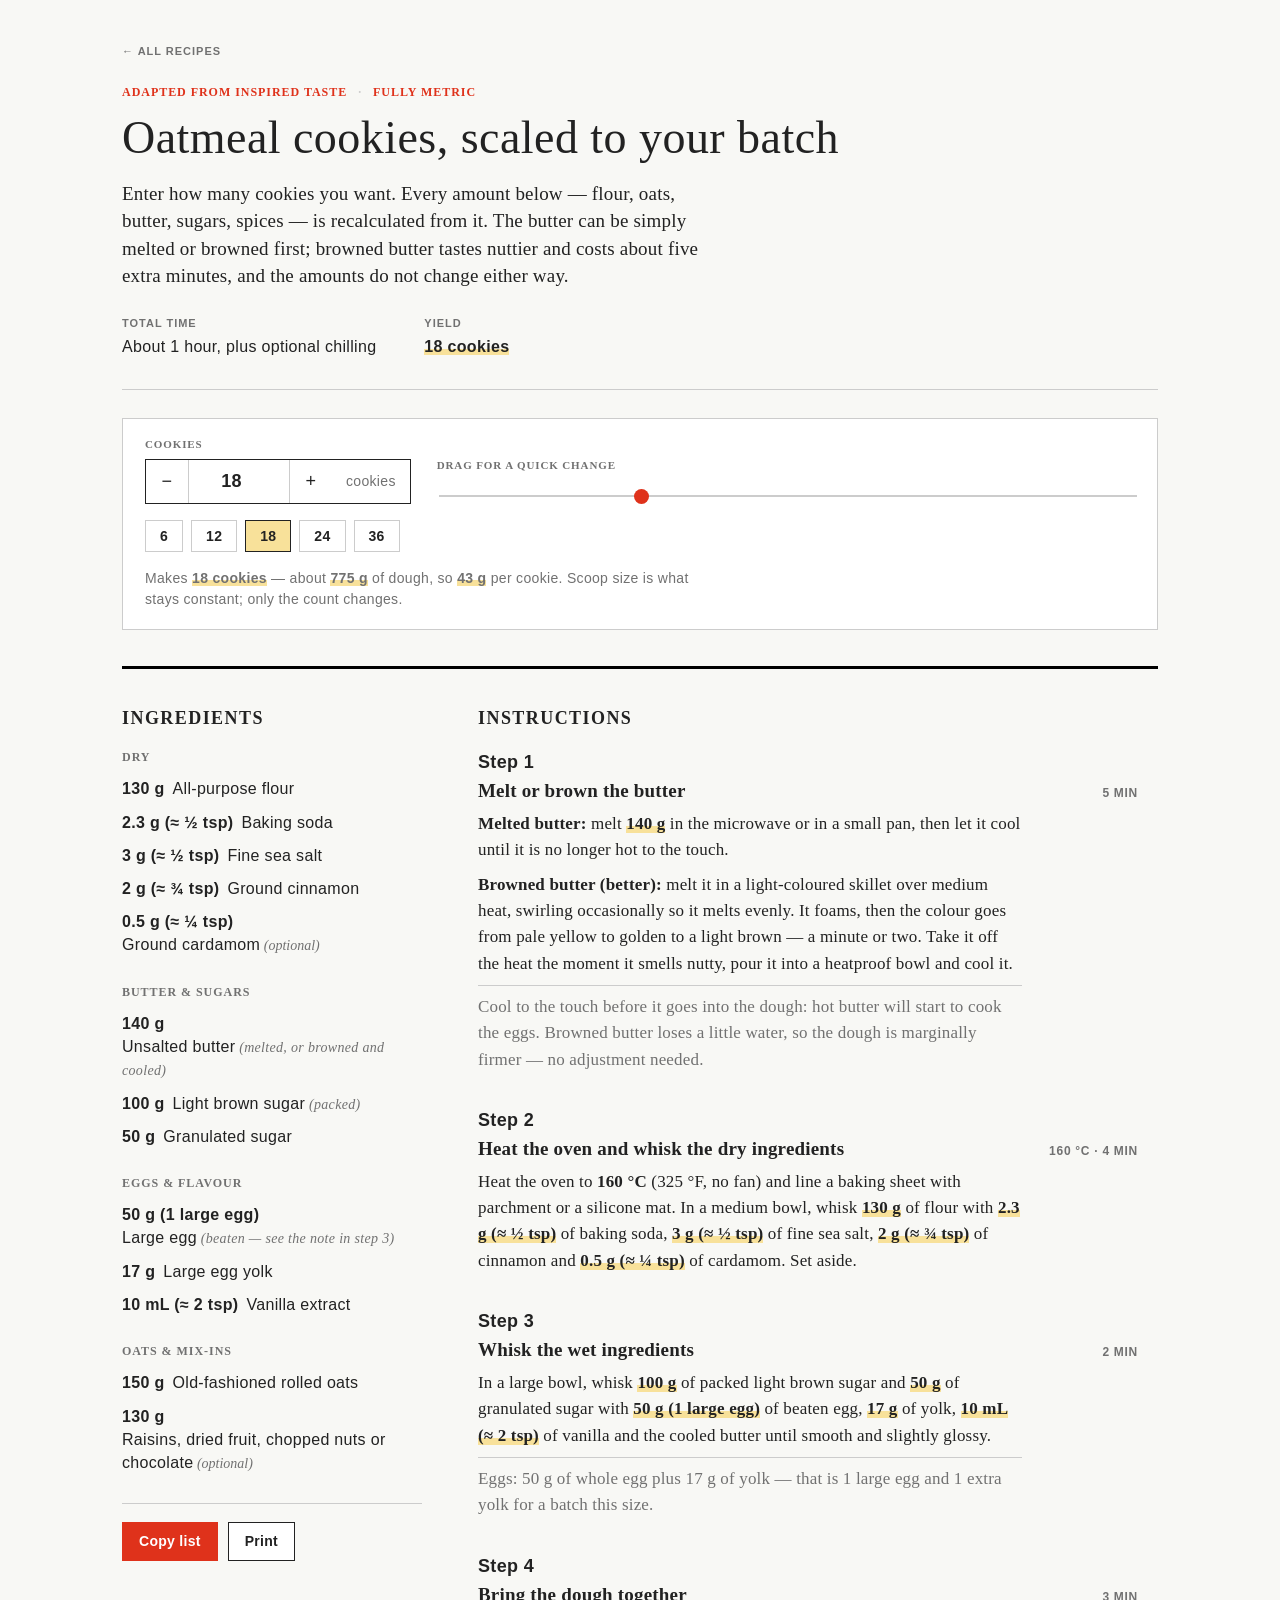
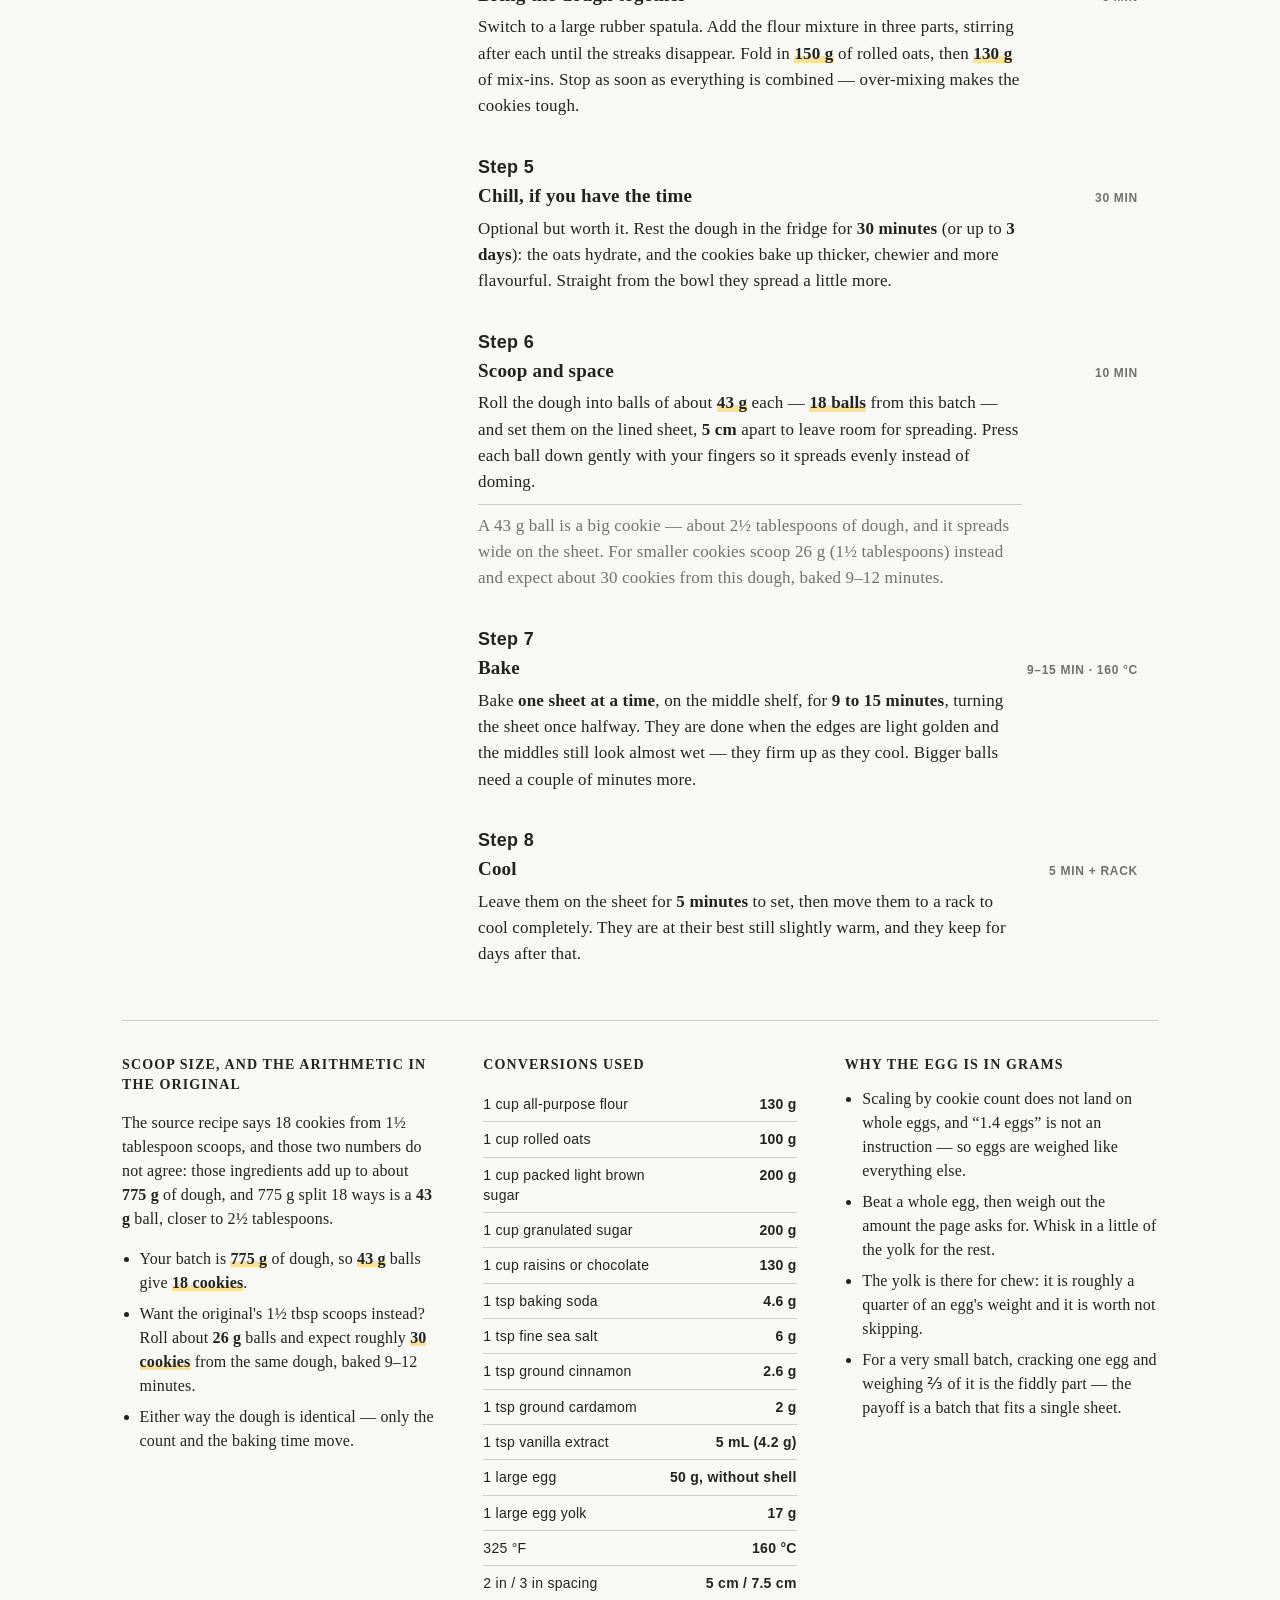
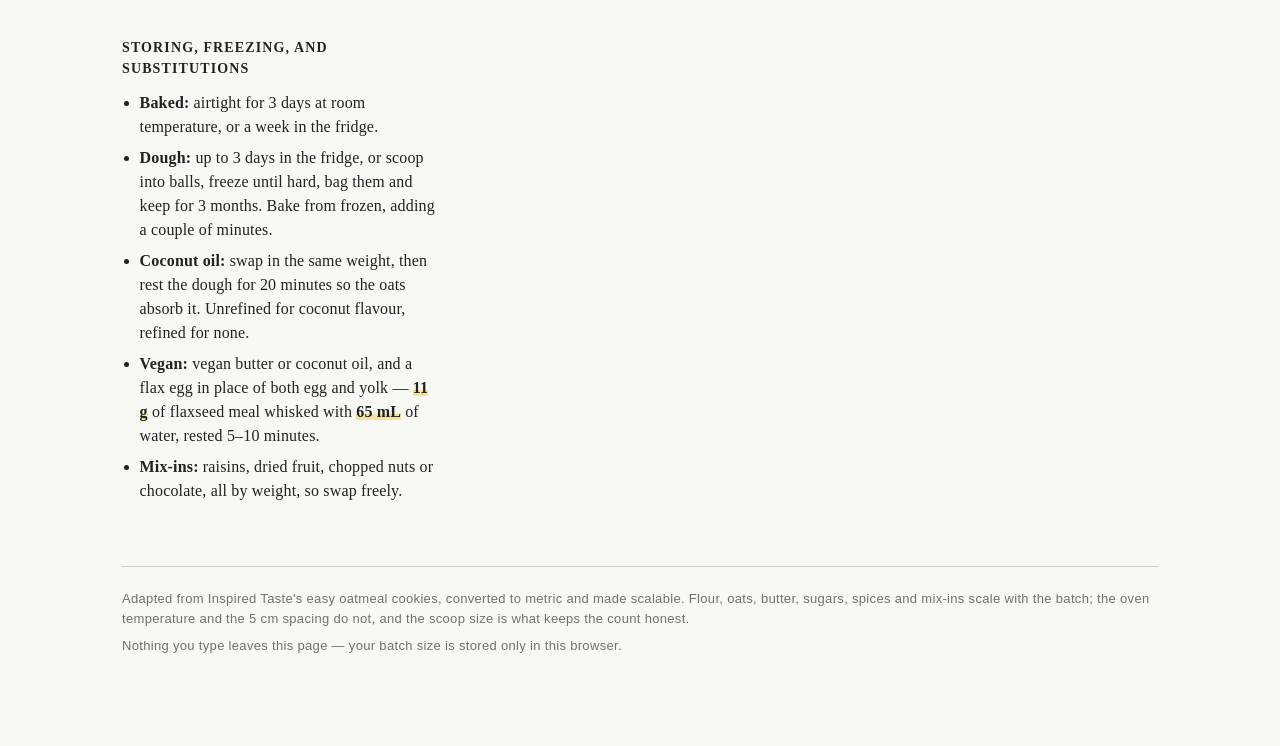
<file: recipes/oatmeal-cookies.html>
<!doctype html>
<html lang="en">
<head>
<meta charset="utf-8">
<meta name="viewport" content="width=device-width, initial-scale=1">
<title>Easy Oatmeal Cookies — scaled, metric</title>
<meta name="description" content="Easy oatmeal cookies with browned or melted butter, fully metric, with every amount recalculated from how many cookies you want to bake.">
<link rel="stylesheet" href="styles.css">
</head>
<body>
<div class="wrap">

  <header class="hero">
    <a class="backlink" href="index.html">← All recipes</a>
    <p class="kicker">Adapted from Inspired Taste <span class="dot">·</span> fully metric</p>
    <h1>Oatmeal cookies, scaled to your batch</h1>
    <p class="dek">Enter how many cookies you want. Every amount below — flour, oats, butter, sugars, spices — is recalculated from it. The butter can be simply melted or browned first; browned butter tastes nuttier and costs about five extra minutes, and the amounts do not change either way.</p>
    <dl class="meta">
      <div class="stat"><dt>Total Time</dt><dd>About 1 hour, plus optional chilling</dd></div>
      <div class="stat"><dt>Yield</dt><dd><span class="q-strong" data-q="cookies"></span></dd></div>
    </dl>
  </header>

  <section class="card controls" aria-label="Batch size">
    <div class="row">
      <div class="field">
        <label for="count">Cookies</label>
        <div class="stepper">
          <button type="button" id="minus" aria-label="Fewer cookies">−</button>
          <input id="count" type="number" value="18" min="3" max="72" step="1" inputmode="numeric" aria-describedby="scaleHint">
          <button type="button" id="plus" aria-label="More cookies">+</button>
          <span class="unit">cookies</span>
        </div>
      </div>
      <div class="slider">
        <label for="range">Drag for a quick change</label>
        <input id="range" type="range" min="6" max="48" step="1" value="18">
      </div>
    </div>
    <div class="presets" role="group" aria-label="Presets">
      <button type="button" data-count="6">6</button>
      <button type="button" data-count="12">12</button>
      <button type="button" data-count="18" aria-pressed="true">18</button>
      <button type="button" data-count="24">24</button>
      <button type="button" data-count="36">36</button>
    </div>
    <p class="hint" id="scaleHint">Makes <span class="q-strong" data-q="cookies"></span> — about <span class="q-strong" data-q="dough"></span> of dough, so <span class="q-strong" data-q="ball"></span> per cookie. Scoop size is what stays constant; only the count changes.</p>
  </section>

  <div class="layout">

    <aside class="card ingredients" aria-label="Ingredients">
      <h2>Ingredients</h2>
      <div id="ingredients"></div>
      <div class="toolbar">
        <button class="btn primary" type="button" id="copy">Copy list</button>
        <button class="btn" type="button" id="print">Print</button>
        <span class="flash" id="flash">Copied</span>
      </div>
    </aside>

    <section class="steps" aria-label="Instructions">
      <h2>Instructions</h2>
      <ol class="steps">

        <li>
          <h3>Melt or brown the butter <span class="time">5 min</span></h3>
          <p><strong>Melted butter:</strong> melt <span class="q" data-q="butter"></span> in the microwave or in a small pan, then let it cool until it is no longer hot to the touch.</p>
          <p><strong>Browned butter (better):</strong> melt it in a light-coloured skillet over medium heat, swirling occasionally so it melts evenly. It foams, then the colour goes from pale yellow to golden to a light brown — a minute or two. Take it off the heat the moment it smells nutty, pour it into a heatproof bowl and cool it.</p>
          <p class="note">Cool to the touch before it goes into the dough: hot butter will start to cook the eggs. Browned butter loses a little water, so the dough is marginally firmer — no adjustment needed.</p>
        </li>

        <li>
          <h3>Heat the oven and whisk the dry ingredients <span class="time">160 °C · 4 min</span></h3>
          <p>Heat the oven to <strong>160 °C</strong> (325 °F, no fan) and line a baking sheet with parchment or a silicone mat. In a medium bowl, whisk <span class="q" data-q="flour"></span> of flour with <span class="q" data-q="soda"></span> of baking soda, <span class="q" data-q="salt"></span> of fine sea salt, <span class="q" data-q="cinnamon"></span> of cinnamon and <span class="q" data-q="cardamom"></span> of cardamom. Set aside.</p>
        </li>

        <li>
          <h3>Whisk the wet ingredients <span class="time">2 min</span></h3>
          <p>In a large bowl, whisk <span class="q" data-q="brown"></span> of packed light brown sugar and <span class="q" data-q="sugar"></span> of granulated sugar with <span class="q" data-q="egg"></span> of beaten egg, <span class="q" data-q="yolk"></span> of yolk, <span class="q" data-q="vanilla"></span> of vanilla and the cooled butter until smooth and slightly glossy.</p>
          <p class="note" id="eggNote"></p>
        </li>

        <li>
          <h3>Bring the dough together <span class="time">3 min</span></h3>
          <p>Switch to a large rubber spatula. Add the flour mixture in three parts, stirring after each until the streaks disappear. Fold in <span class="q" data-q="oats"></span> of rolled oats, then <span class="q" data-q="mixins"></span> of mix-ins. Stop as soon as everything is combined — over-mixing makes the cookies tough.</p>
        </li>

        <li>
          <h3>Chill, if you have the time <span class="time">30 min</span></h3>
          <p>Optional but worth it. Rest the dough in the fridge for <strong>30 minutes</strong> (or up to <strong>3 days</strong>): the oats hydrate, and the cookies bake up thicker, chewier and more flavourful. Straight from the bowl they spread a little more.</p>
        </li>

        <li>
          <h3>Scoop and space <span class="time">10 min</span></h3>
          <p>Roll the dough into balls of about <span class="q" data-q="ball"></span> each — <span class="q-strong" data-q="ballCount"></span> from this batch — and set them on the lined sheet, <strong>5 cm</strong> apart to leave room for spreading. Press each ball down gently with your fingers so it spreads evenly instead of doming.</p>
          <p class="note" id="scoopNote"></p>
        </li>

        <li>
          <h3>Bake <span class="time">9–15 min · 160 °C</span></h3>
          <p>Bake <strong>one sheet at a time</strong>, on the middle shelf, for <strong>9 to 15 minutes</strong>, turning the sheet once halfway. They are done when the edges are light golden and the middles still look almost wet — they firm up as they cool. Bigger balls need a couple of minutes more.</p>
        </li>

        <li>
          <h3>Cool <span class="time">5 min + rack</span></h3>
          <p>Leave them on the sheet for <strong>5 minutes</strong> to set, then move them to a rack to cool completely. They are at their best still slightly warm, and they keep for days after that.</p>
        </li>

      </ol>
    </section>
  </div>

  <div class="extras">

    <section class="card">
      <h2>Scoop size, and the arithmetic in the original</h2>
      <p>The source recipe says 18 cookies from 1½ tablespoon scoops, and those two numbers do not agree: those ingredients add up to about <strong>775 g</strong> of dough, and 775 g split 18 ways is a <strong>43 g</strong> ball, closer to 2½ tablespoons.</p>
      <ul>
        <li>Your batch is <span class="q" data-q="dough"></span> of dough, so <span class="q" data-q="ball"></span> balls give <span class="q-strong" data-q="cookies"></span>.</li>
        <li>Want the original's 1½ tbsp scoops instead? Roll about <strong>26 g</strong> balls and expect roughly <span class="q-strong" data-q="smallCount"></span> from the same dough, baked 9–12 minutes.</li>
        <li>Either way the dough is identical — only the count and the baking time move.</li>
      </ul>
    </section>

    <section class="card">
      <h2>Conversions used</h2>
      <table class="table">
        <tr><td>1 cup all-purpose flour</td><td>130 g</td></tr>
        <tr><td>1 cup rolled oats</td><td>100 g</td></tr>
        <tr><td>1 cup packed light brown sugar</td><td>200 g</td></tr>
        <tr><td>1 cup granulated sugar</td><td>200 g</td></tr>
        <tr><td>1 cup raisins or chocolate</td><td>130 g</td></tr>
        <tr><td>1 tsp baking soda</td><td>4.6 g</td></tr>
        <tr><td>1 tsp fine sea salt</td><td>6 g</td></tr>
        <tr><td>1 tsp ground cinnamon</td><td>2.6 g</td></tr>
        <tr><td>1 tsp ground cardamom</td><td>2 g</td></tr>
        <tr><td>1 tsp vanilla extract</td><td>5 mL (4.2 g)</td></tr>
        <tr><td>1 large egg</td><td>50 g, without shell</td></tr>
        <tr><td>1 large egg yolk</td><td>17 g</td></tr>
        <tr><td>325 °F</td><td>160 °C</td></tr>
        <tr><td>2 in / 3 in spacing</td><td>5 cm / 7.5 cm</td></tr>
      </table>
    </section>

    <section class="card">
      <h2>Why the egg is in grams</h2>
      <ul>
        <li>Scaling by cookie count does not land on whole eggs, and “1.4 eggs” is not an instruction — so eggs are weighed like everything else.</li>
        <li>Beat a whole egg, then weigh out the amount the page asks for. Whisk in a little of the yolk for the rest.</li>
        <li>The yolk is there for chew: it is roughly a quarter of an egg's weight and it is worth not skipping.</li>
        <li>For a very small batch, cracking one egg and weighing ⅔ of it is the fiddly part — the payoff is a batch that fits a single sheet.</li>
      </ul>
    </section>

    <section class="card">
      <h2>Storing, freezing, and substitutions</h2>
      <ul>
        <li><strong>Baked:</strong> airtight for 3 days at room temperature, or a week in the fridge.</li>
        <li><strong>Dough:</strong> up to 3 days in the fridge, or scoop into balls, freeze until hard, bag them and keep for 3 months. Bake from frozen, adding a couple of minutes.</li>
        <li><strong>Coconut oil:</strong> swap in the same weight, then rest the dough for 20 minutes so the oats absorb it. Unrefined for coconut flavour, refined for none.</li>
        <li><strong>Vegan:</strong> vegan butter or coconut oil, and a flax egg in place of both egg and yolk — <span class="q" data-q="flaxSeed"></span> of flaxseed meal whisked with <span class="q" data-q="flaxWater"></span> of water, rested 5–10 minutes.</li>
        <li><strong>Mix-ins:</strong> raisins, dried fruit, chopped nuts or chocolate, all by weight, so swap freely.</li>
      </ul>
    </section>

  </div>

  <footer>
    <p>Adapted from Inspired Taste's easy oatmeal cookies, converted to metric and made scalable. Flour, oats, butter, sugars, spices and mix-ins scale with the batch; the oven temperature and the 5 cm spacing do not, and the scoop size is what keeps the count honest.</p>
    <p class="noprint">Nothing you type leaves this page — your batch size is stored only in this browser.</p>
  </footer>
</div>

<script>
(function () {
  "use strict";

  /* ---------- ratio table: everything per 1 cookie ----------
     Derived from the source recipe's metric amounts for 18 cookies:
     130 g flour, 2.3 g soda, 3 g salt, 2 g cinnamon, 0.5 g cardamom,
     140 g butter, 100 g brown sugar, 50 g sugar, 50 g egg, 17 g yolk,
     10 mL vanilla, 150 g oats, 130 g mix-ins.                              */
  var BASE = 18;
  var EGG_G = 50;       // one large egg, without shell
  var G_PER_TSP = { soda: 4.6, salt: 6, cinnamon: 2.6, cardamom: 2, vanilla: 4.2 };

  var R = {
    flour: 130 / BASE,
    soda: 2.3 / BASE,
    salt: 3 / BASE,
    cinnamon: 2 / BASE,
    cardamom: 0.5 / BASE,
    butter: 140 / BASE,
    brown: 100 / BASE,
    sugar: 50 / BASE,
    egg: 50 / BASE,
    yolk: 17 / BASE,
    vanilla: 10 / BASE,     // mL
    oats: 150 / BASE,
    mixins: 130 / BASE,
    flaxSeed: 11 / BASE,    // g, for the vegan swap
    flaxWater: 65 / BASE    // mL
  };

  /* dough mass per cookie, ignoring the vanilla (a millilitre either way) */
  var DOUGH_PER_COOKIE = R.flour + R.soda + R.salt + R.cinnamon + R.cardamom +
    R.butter + R.brown + R.sugar + R.egg + R.yolk + R.oats + R.mixins;

  /* ---------- number helpers ---------- */
  function roundTo(x, step) { return Math.round(x / step) * step; }
  function num(x) { return String(Math.round(x * 100) / 100).replace(/\.0+$/, ""); }
  function smartRound(x) {
    if (x >= 100) return roundTo(x, 5);
    if (x >= 20)  return roundTo(x, 1);
    if (x >= 5)   return roundTo(x, 0.5);
    if (x >= 1)   return roundTo(x, 0.1);
    return roundTo(x, 0.05);
  }
  function grams(x) {
    var v = smartRound(x);
    if (v >= 1000) return num(Math.round(v / 10) / 100) + " kg";
    return num(v) + " g";
  }
  function millilitres(x) { return num(smartRound(x)) + " mL"; }
  function frac(x) {
    var whole = Math.floor(x + 1e-9), rem = Math.round((x - whole) * 1000) / 1000;
    var eighths = { 0.125: "⅛", 0.25: "¼", 0.375: "⅜", 0.5: "½", 0.625: "⅝", 0.75: "¾", 0.875: "⅞" };
    var f = eighths[rem];
    if (!f) return whole ? String(whole) : num(x);
    return whole ? whole + f : f;
  }
  function thirdsFrac(x) {
    var whole = Math.floor(x + 1e-9), rem = x - whole;
    var cands = [[0, ""], [0.25, "¼"], [1 / 3, "⅓"], [0.5, "½"], [2 / 3, "⅔"], [0.75, "¾"]];
    var best = cands[0], bestD = Infinity;
    for (var i = 0; i < cands.length; i++) {
      var d = Math.abs(rem - cands[i][0]);
      if (d < bestD) { bestD = d; best = cands[i]; }
    }
    if (whole === 0 && !best[1]) return "0";
    return String(whole || "") + best[1];
  }
  /* a spoon hint for the small stuff, so nobody needs a 0.1 g scale */
  function tspHint(g, gPerTsp) {
    var t = g / gPerTsp;
    if (t < 0.1 || t > 8) return "";
    var eighths = Math.round(t * 8) / 8;
    var label = Math.abs(eighths - t) <= Math.max(0.06, t * 0.05)
      ? frac(eighths)
      : num(Math.round(t * 10) / 10);
    return " (≈ " + label + " tsp)";
  }

  /* "½ of a large egg" reads right, "1⅓ large eggs" reads right — pick per case */
  function EggsHint(eggsWhole) {
    var f = thirdsFrac(eggsWhole);
    return eggsWhole >= 1 ? " (≈ " + f + " large eggs)" : " (≈ " + f + " of a large egg)";
  }

  /* ---------- scale everything from the cookie count ---------- */
  function scale(n) {
    var flour = n * R.flour,
        soda = n * R.soda,
        salt = n * R.salt,
        cinnamon = n * R.cinnamon,
        cardamom = n * R.cardamom,
        butter = n * R.butter,
        brown = n * R.brown,
        sugar = n * R.sugar,
        egg = n * R.egg,
        yolk = n * R.yolk,
        vanilla = n * R.vanilla,
        oats = n * R.oats,
        mixins = n * R.mixins,
        dough = n * DOUGH_PER_COOKIE,
        ball = DOUGH_PER_COOKIE,
        eggsWhole = egg / EGG_G;

    /* the egg hint only earns its place when it is not a whole egg */
    var eggTxt = grams(egg), near = Math.round(eggsWhole);
    if (near >= 1 && Math.abs(eggsWhole - near) <= 0.04) {
      eggTxt += " (" + near + (near === 1 ? " large egg)" : " large eggs)");
    } else if (eggsWhole > 0.2) {
      eggTxt += EggsHint(eggsWhole);
    }

    return {
      cookies: n + (n === 1 ? " cookie" : " cookies"),
      ballCount: n + (n === 1 ? " ball" : " balls"),
      smallCount: Math.round(dough / 26) + " cookies",
      flour: grams(flour),
      soda: grams(soda) + tspHint(soda, G_PER_TSP.soda),
      salt: grams(salt) + tspHint(salt, G_PER_TSP.salt),
      cinnamon: grams(cinnamon) + tspHint(cinnamon, G_PER_TSP.cinnamon),
      cardamom: grams(cardamom) + tspHint(cardamom, G_PER_TSP.cardamom),
      butter: grams(butter),
      brown: grams(brown),
      sugar: grams(sugar),
      egg: eggTxt,
      yolk: grams(yolk),
      /* vanilla is measured by volume here, so the spoon hint is 5 mL per teaspoon,
         not the extract's mass density */
      vanilla: millilitres(vanilla) + tspHint(vanilla, 5),
      oats: grams(oats),
      mixins: grams(mixins),
      dough: grams(dough),
      ball: grams(ball),
      flaxSeed: grams(n * R.flaxSeed),
      flaxWater: millilitres(n * R.flaxWater),
      _n: n, _egg: egg, _yolk: yolk, _ball: ball
    };
  }

  /* ---------- ingredient list ---------- */
  var GROUPS = [
    { title: "Dry", items: [
      { name: "All-purpose flour", q: "flour" },
      { name: "Baking soda", q: "soda" },
      { name: "Fine sea salt", q: "salt" },
      { name: "Ground cinnamon", q: "cinnamon" },
      { name: 'Ground cardamom<span class="badge-opt">optional</span>', q: "cardamom" }
    ]},
    { title: "Butter & sugars", items: [
      { name: "Unsalted butter", sub: "melted, or browned and cooled", q: "butter" },
      { name: "Light brown sugar", sub: "packed", q: "brown" },
      { name: "Granulated sugar", q: "sugar" }
    ]},
    { title: "Eggs & flavour", items: [
      { name: "Large egg", sub: "beaten — see the note in step 3", q: "egg" },
      { name: "Large egg yolk", q: "yolk" },
      { name: "Vanilla extract", q: "vanilla" }
    ]},
    { title: "Oats & mix-ins", items: [
      { name: "Old-fashioned rolled oats", q: "oats" },
      { name: 'Raisins, dried fruit, chopped nuts or chocolate<span class="badge-opt">optional</span>', q: "mixins" }
    ]}
  ];

  function renderIngredients() {
    var html = "";
    GROUPS.forEach(function (g) {
      html += '<div class="igroup"><h3>' + g.title + '</h3><ul class="ing">';
      g.items.forEach(function (it) {
        html += '<li><span class="name">' + it.name + (it.sub ? "<small>" + it.sub + "</small>" : "") +
                '</span><span class="qty" data-q="' + it.q + '"></span></li>';
      });
      html += "</ul></div>";
    });
    document.getElementById("ingredients").innerHTML = html;
  }

  /* ---------- batch-size-dependent notes ---------- */
  function renderNotes(v) {
    var eggNote = document.getElementById("eggNote"), eggs = v._egg / EGG_G;
    if (Math.abs(eggs - Math.round(eggs)) <= 0.04 && eggs >= 1) {
      var yolks = Math.max(1, Math.round(v._yolk / 17));
      eggNote.textContent = "Eggs: " + grams(v._egg) + " of whole egg plus " + grams(v._yolk) +
        " of yolk — that is " + Math.round(eggs) + (Math.round(eggs) === 1 ? " large egg" : " large eggs") +
        " and " + (yolks === 1 ? "1 extra yolk" : yolks + " extra yolks") + " for a batch this size.";
    } else {
      var need = Math.max(1, Math.ceil(eggs));
      eggNote.textContent = "Eggs at this size: beat " + need + (need === 1 ? " large egg" : " large eggs") +
        ", then weigh out " + grams(v._egg) + " of whole egg and " + grams(v._yolk) +
        " of yolk from the same bowl. Weighing beats guessing — the dough is forgiving, but the spread is not.";
    }

    var scoopNote = document.getElementById("scoopNote"), b = v._ball;
    scoopNote.textContent = b >= 38
      ? "A " + grams(b) + " ball is a big cookie — about 2½ tablespoons of dough, and it spreads wide on the sheet. For smaller cookies scoop 26 g (1½ tablespoons) instead and expect about " +
        Math.round(v._n * b / 26) + " cookies from this dough, baked 9–12 minutes."
      : "A " + grams(b) + " ball is a modest scoop, close to the original's 1½ tablespoons. Space them at least 5 cm apart and bake for 9–12 minutes.";
  }

  /* ---------- render ---------- */
  var lastValues = null;

  function render(n) {
    var v = scale(n);
    lastValues = v;

    if (!document.querySelector("#ingredients .igroup")) renderIngredients();

    var nodes = document.querySelectorAll("[data-q]");
    for (var i = 0; i < nodes.length; i++) {
      var key = nodes[i].getAttribute("data-q");
      if (v[key] !== undefined) nodes[i].textContent = v[key];
    }
    renderNotes(v);

    var buttons = document.querySelectorAll(".presets button");
    for (var j = 0; j < buttons.length; j++) {
      buttons[j].setAttribute("aria-pressed", String(parseInt(buttons[j].dataset.count, 10) === n));
    }

    try { localStorage.setItem("cookies.count", String(n)); } catch (e) {}
  }

  /* ---------- input wiring ---------- */
  var numberInput = document.getElementById("count");
  var rangeInput = document.getElementById("range");

  function clamp(n) {
    if (!isFinite(n) || n <= 0) return BASE;
    return Math.min(72, Math.max(3, Math.round(n)));
  }
  function setCount(n, from) {
    n = clamp(n);
    if (from !== "number") numberInput.value = String(n);
    if (from !== "range") rangeInput.value = String(Math.min(48, Math.max(6, n)));
    render(n);
  }

  numberInput.addEventListener("input", function () {
    var n = parseInt(numberInput.value, 10);
    if (isFinite(n)) setCount(n, "number");
  });
  numberInput.addEventListener("blur", function () { setCount(parseInt(numberInput.value, 10) || BASE); });
  rangeInput.addEventListener("input", function () { setCount(parseInt(rangeInput.value, 10), "range"); });

  document.getElementById("minus").addEventListener("click", function () {
    setCount((parseInt(numberInput.value, 10) || BASE) - 6);
  });
  document.getElementById("plus").addEventListener("click", function () {
    setCount((parseInt(numberInput.value, 10) || BASE) + 6);
  });

  Array.prototype.forEach.call(document.querySelectorAll(".presets button"), function (b) {
    b.addEventListener("click", function () { setCount(parseInt(b.dataset.count, 10)); });
  });

  document.getElementById("print").addEventListener("click", function () { window.print(); });

  var flash = document.getElementById("flash");
  document.getElementById("copy").addEventListener("click", function () {
    var v = lastValues;
    var lines = ["Oatmeal cookies — " + v.cookies, ""];
    GROUPS.forEach(function (g) {
      lines.push(g.title.toUpperCase());
      g.items.forEach(function (it) {
        var name = it.name.replace(/<[^>]+>/g, "").replace(/\s+/g, " ").trim();
        lines.push("- " + name + ": " + v[it.q]);
      });
      lines.push("");
    });
    lines.push("Dough: " + v.dough + " total, " + v.ball + " per ball.");
    lines.push("160 °C, one sheet at a time, 9-15 min, turning once. Cool 5 min on the sheet.");
    copyText(lines.join("\n"), function () {
      flash.classList.add("on");
      setTimeout(function () { flash.classList.remove("on"); }, 1600);
    });
  });

  function copyText(text, done) {
    if (navigator.clipboard && navigator.clipboard.writeText) {
      navigator.clipboard.writeText(text).then(done, function () { fallback(); });
      return;
    }
    fallback();
    function fallback() {
      var ta = document.createElement("textarea");
      ta.value = text;
      ta.setAttribute("readonly", "");
      ta.style.cssText = "position:fixed;top:-1000px";
      document.body.appendChild(ta);
      ta.select();
      try { document.execCommand("copy"); } catch (e) {}
      document.body.removeChild(ta);
      done();
    }
  }

  /* ---------- restore saved / linked batch size ---------- */
  var start = BASE;
  try {
    var saved = parseInt(localStorage.getItem("cookies.count"), 10);
    if (isFinite(saved)) start = saved;
  } catch (e) {}
  var fromUrl = parseInt(new URLSearchParams(location.search).get("cookies"), 10);
  if (isFinite(fromUrl)) start = fromUrl;
  start = clamp(start);

  numberInput.value = String(start);
  rangeInput.value = String(Math.min(48, Math.max(6, start)));
  render(start);
})();
</script>
</body>
</html>
</file>
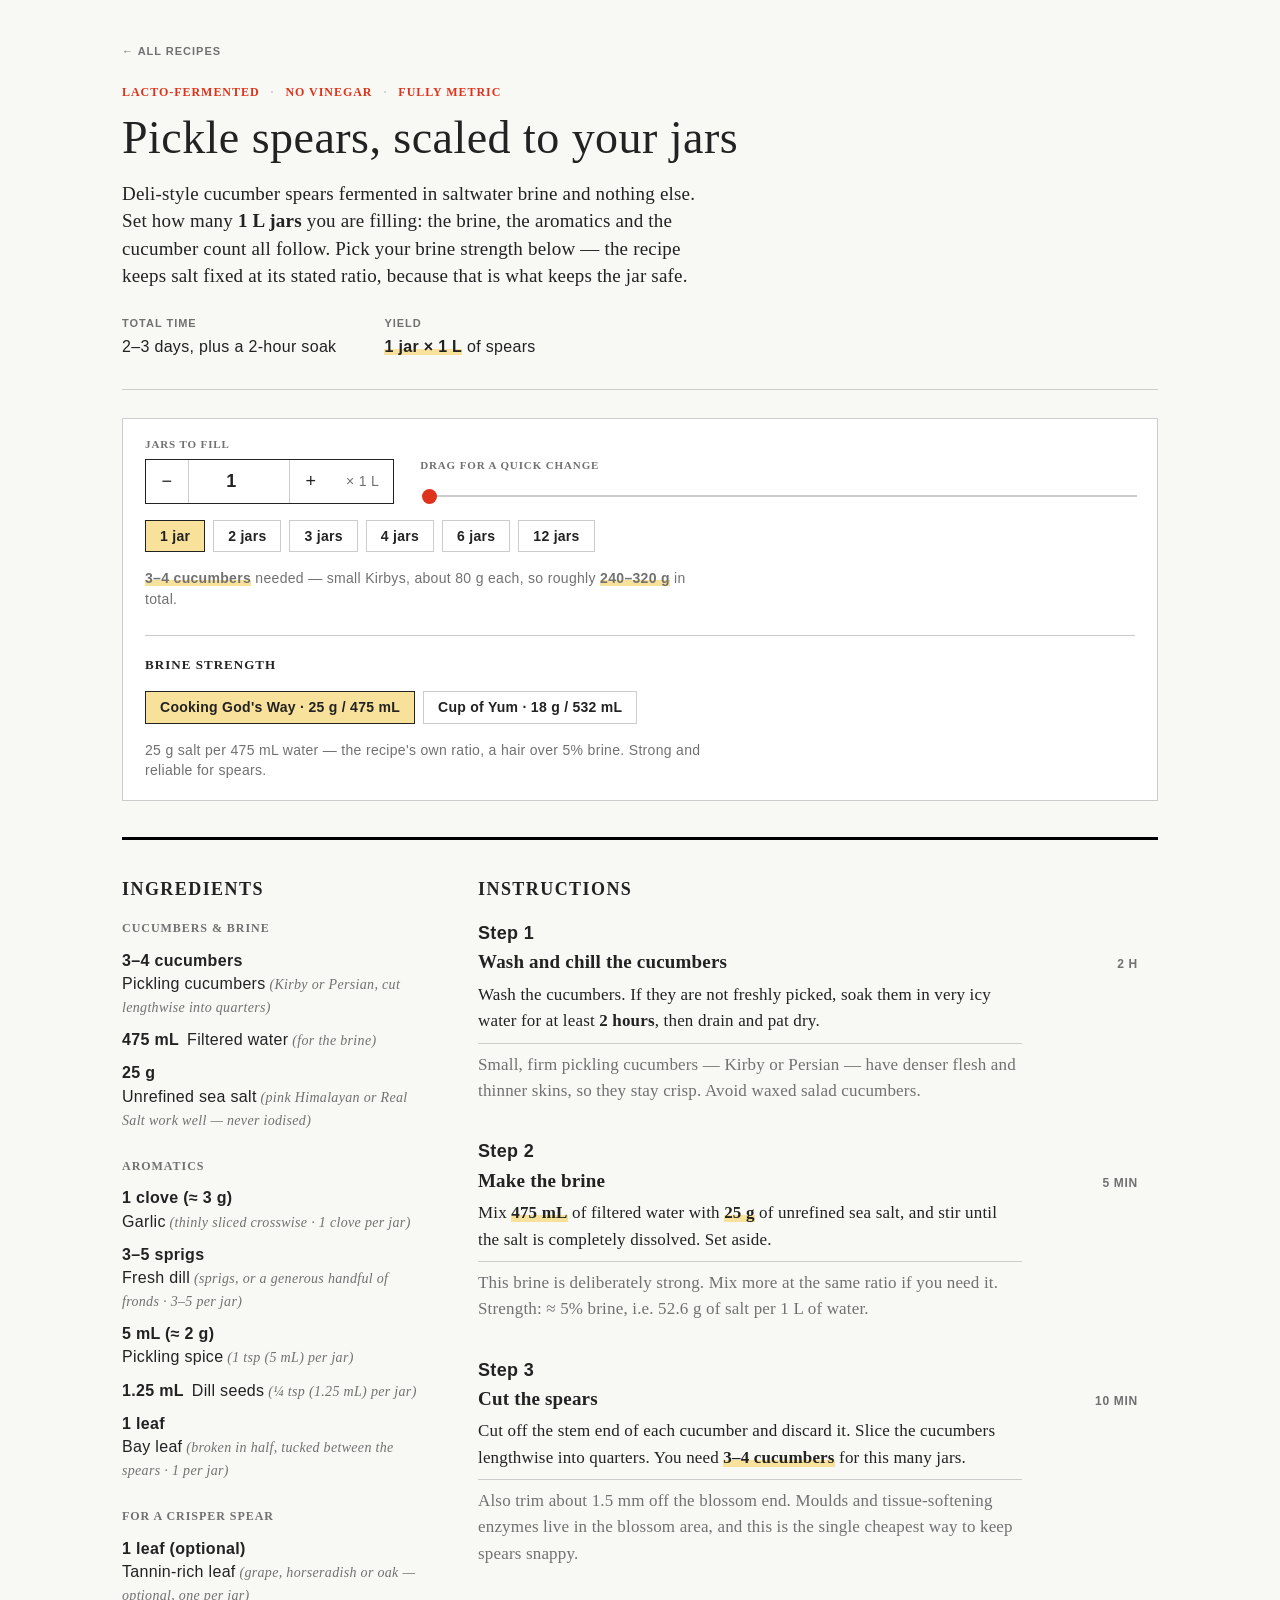
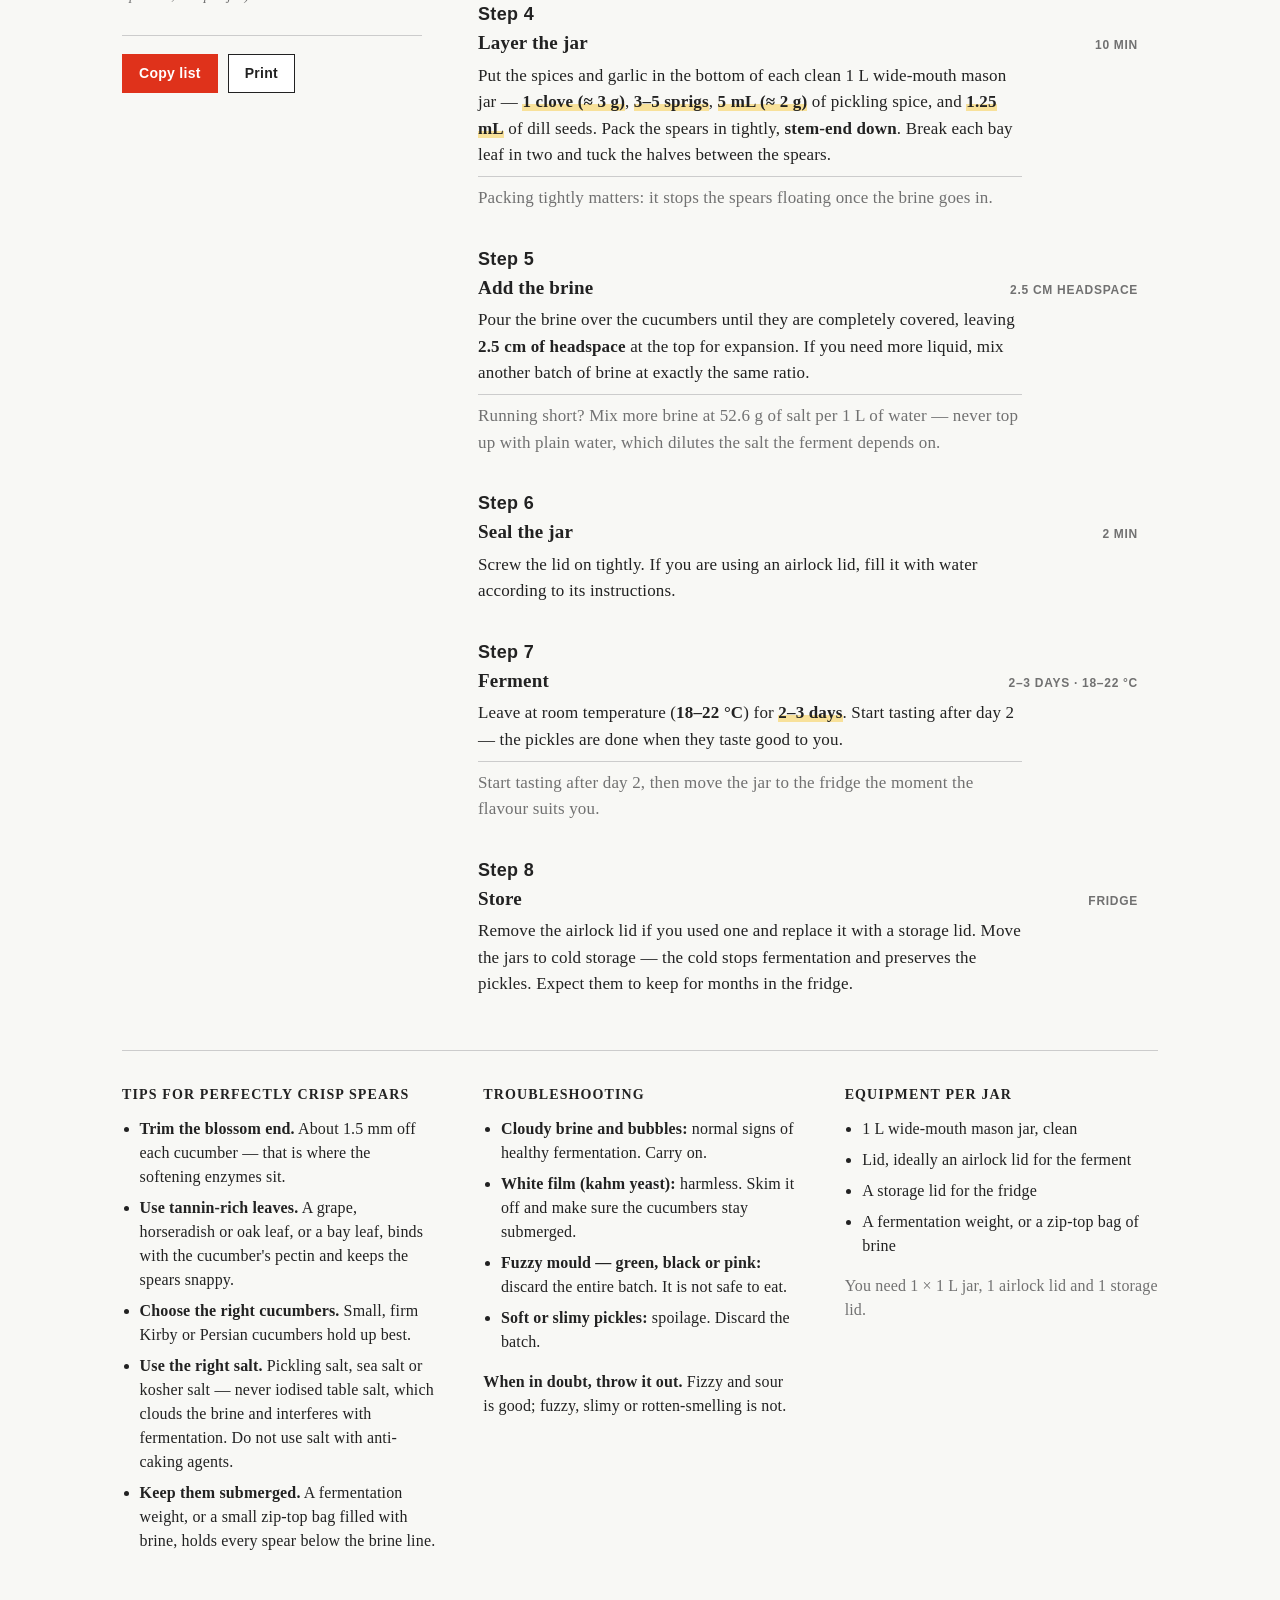
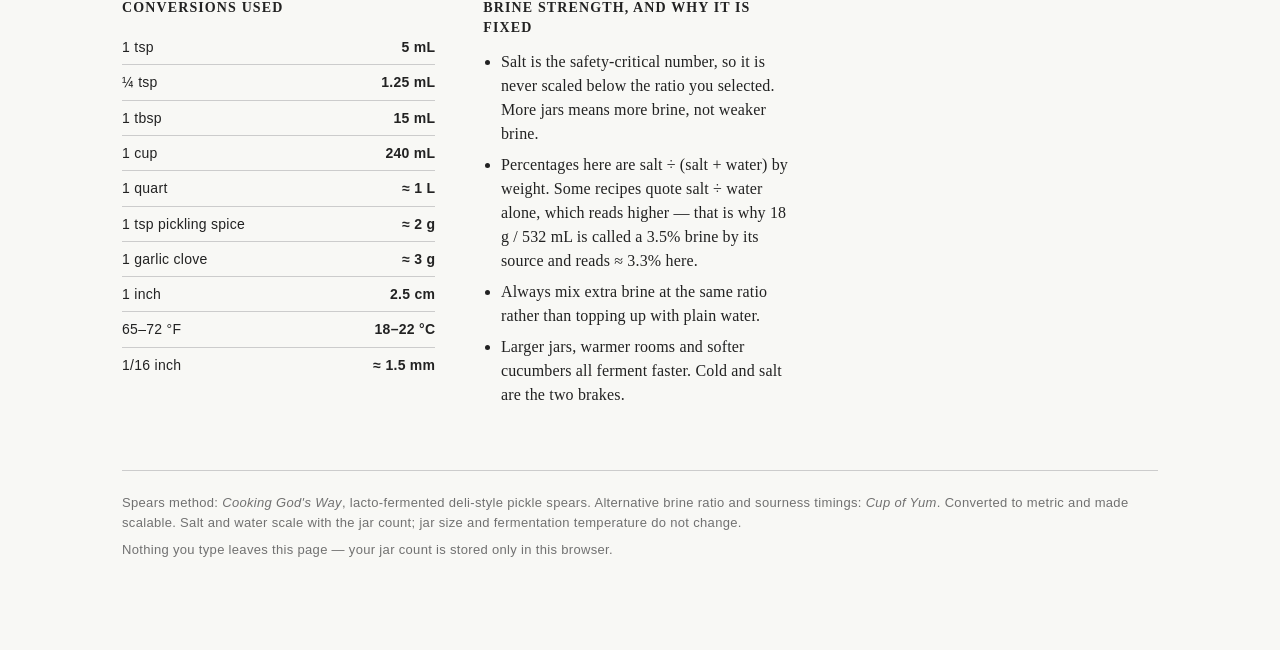
<file: recipes/pickles.html>
<!doctype html>
<html lang="en">
<head>
<meta charset="utf-8">
<meta name="viewport" content="width=device-width, initial-scale=1">
<title>Lacto-Fermented Pickle Spears — scaled, metric</title>
<meta name="description" content="Deli-style lacto-fermented cucumber pickle spears, no vinegar. Fully metric, with the brine, aromatics and jar count scaled to how many 1 L jars you are filling.">
<link rel="stylesheet" href="styles.css">
</head>
<body>
<div class="wrap">

  <header class="hero">
    <a class="backlink" href="index.html">← All recipes</a>
    <p class="kicker">Lacto-fermented <span class="dot">·</span> no vinegar <span class="dot">·</span> fully metric</p>
    <h1>Pickle spears, scaled to your jars</h1>
    <p class="dek">Deli-style cucumber spears fermented in saltwater brine and nothing else. Set how many <strong>1 L jars</strong> you are filling: the brine, the aromatics and the cucumber count all follow. Pick your brine strength below — the recipe keeps salt fixed at its stated ratio, because that is what keeps the jar safe.</p>
    <dl class="meta">
      <div class="stat"><dt>Total Time</dt><dd>2–3 days, plus a 2-hour soak</dd></div>
      <div class="stat"><dt>Yield</dt><dd><span class="q-strong" data-q="jars"></span> of spears</dd></div>
    </dl>
  </header>

  <section class="card controls" aria-label="Batch size">
    <div class="row">
      <div class="field">
        <label for="jars">Jars to fill</label>
        <div class="stepper">
          <button type="button" id="minus" aria-label="One jar fewer">−</button>
          <input id="jars" type="number" value="1" min="1" max="24" step="1" inputmode="numeric" aria-describedby="scaleHint">
          <button type="button" id="plus" aria-label="One jar more">+</button>
          <span class="unit">× 1 L</span>
        </div>
      </div>
      <div class="slider">
        <label for="range">Drag for a quick change</label>
        <input id="range" type="range" min="1" max="12" step="1" value="1">
      </div>
    </div>
    <div class="presets" role="group" aria-label="Jar presets">
      <button type="button" data-jars="1" aria-pressed="true">1 jar</button>
      <button type="button" data-jars="2">2 jars</button>
      <button type="button" data-jars="3">3 jars</button>
      <button type="button" data-jars="4">4 jars</button>
      <button type="button" data-jars="6">6 jars</button>
      <button type="button" data-jars="12">12 jars</button>
    </div>
    <p class="hint" id="scaleHint"><span class="q-strong" data-q="cucumbers"></span> needed — small Kirbys, about 80 g each, so roughly <span class="q-strong" data-q="cucumberWeight"></span> in total.</p>

    <h2 style="margin:26px 0 12px">Brine strength</h2>
    <div class="presets" role="group" aria-label="Brine strength">
      <button type="button" data-brine="standard" aria-pressed="true">Cooking God's Way · 25 g / 475 mL</button>
      <button type="button" data-brine="mild">Cup of Yum · 18 g / 532 mL</button>
    </div>
    <p class="hint" id="brineHint"></p>
  </section>

  <div class="layout">

    <aside class="card ingredients" aria-label="Ingredients">
      <h2>Ingredients</h2>
      <div id="ingredients"></div>
      <div class="toolbar">
        <button class="btn primary" type="button" id="copy">Copy list</button>
        <button class="btn" type="button" id="print">Print</button>
        <span class="flash" id="flash">Copied</span>
      </div>
    </aside>

    <section class="steps" aria-label="Instructions">
      <h2>Instructions</h2>
      <ol class="steps">

        <li>
          <h3>Wash and chill the cucumbers <span class="time">2 h</span></h3>
          <p>Wash the cucumbers. If they are not freshly picked, soak them in very icy water for at least <strong>2 hours</strong>, then drain and pat dry.</p>
          <p class="note">Small, firm pickling cucumbers — Kirby or Persian — have denser flesh and thinner skins, so they stay crisp. Avoid waxed salad cucumbers.</p>
        </li>

        <li>
          <h3>Make the brine <span class="time">5 min</span></h3>
          <p>Mix <span class="q" data-q="water"></span> of filtered water with <span class="q" data-q="salt"></span> of unrefined sea salt, and stir until the salt is completely dissolved. Set aside.</p>
          <p class="note" id="brineNote"></p>
        </li>

        <li>
          <h3>Cut the spears <span class="time">10 min</span></h3>
          <p>Cut off the stem end of each cucumber and discard it. Slice the cucumbers lengthwise into quarters. You need <span class="q" data-q="cucumbers"></span> for this many jars.</p>
          <p class="note">Also trim about 1.5 mm off the blossom end. Moulds and tissue-softening enzymes live in the blossom area, and this is the single cheapest way to keep spears snappy.</p>
        </li>

        <li>
          <h3>Layer the jar <span class="time">10 min</span></h3>
          <p>Put the spices and garlic in the bottom of each clean 1 L wide-mouth mason jar — <span class="q" data-q="garlic"></span>, <span class="q" data-q="dill"></span>, <span class="q" data-q="picklingSpice"></span> of pickling spice, and <span class="q" data-q="dillSeeds"></span> of dill seeds. Pack the spears in tightly, <strong>stem-end down</strong>. Break each bay leaf in two and tuck the halves between the spears.</p>
          <p class="note">Packing tightly matters: it stops the spears floating once the brine goes in.</p>
        </li>

        <li>
          <h3>Add the brine <span class="time">2.5 cm headspace</span></h3>
          <p>Pour the brine over the cucumbers until they are completely covered, leaving <strong>2.5 cm of headspace</strong> at the top for expansion. If you need more liquid, mix another batch of brine at exactly the same ratio.</p>
          <p class="note" id="topUpNote"></p>
        </li>

        <li>
          <h3>Seal the jar <span class="time">2 min</span></h3>
          <p>Screw the lid on tightly. If you are using an airlock lid, fill it with water according to its instructions.</p>
        </li>

        <li>
          <h3>Ferment <span class="time" id="fermentBadge">2–3 days · 18–22 °C</span></h3>
          <p>Leave at room temperature (<strong>18–22 °C</strong>) for <span class="q" data-q="fermentTime"></span>. Start tasting after day 2 — the pickles are done when they taste good to you.</p>
          <p class="note" id="fermentNote"></p>
        </li>

        <li>
          <h3>Store <span class="time">fridge</span></h3>
          <p>Remove the airlock lid if you used one and replace it with a storage lid. Move the jars to cold storage — the cold stops fermentation and preserves the pickles. Expect them to keep for months in the fridge.</p>
        </li>

      </ol>
    </section>
  </div>

  <div class="extras">

    <section class="card">
      <h2>Tips for perfectly crisp spears</h2>
      <ul>
        <li><strong>Trim the blossom end.</strong> About 1.5 mm off each cucumber — that is where the softening enzymes sit.</li>
        <li><strong>Use tannin-rich leaves.</strong> A grape, horseradish or oak leaf, or a bay leaf, binds with the cucumber's pectin and keeps the spears snappy.</li>
        <li><strong>Choose the right cucumbers.</strong> Small, firm Kirby or Persian cucumbers hold up best.</li>
        <li><strong>Use the right salt.</strong> Pickling salt, sea salt or kosher salt — never iodised table salt, which clouds the brine and interferes with fermentation. Do not use salt with anti-caking agents.</li>
        <li><strong>Keep them submerged.</strong> A fermentation weight, or a small zip-top bag filled with brine, holds every spear below the brine line.</li>
      </ul>
    </section>

    <section class="card">
      <h2>Troubleshooting</h2>
      <ul>
        <li><strong>Cloudy brine and bubbles:</strong> normal signs of healthy fermentation. Carry on.</li>
        <li><strong>White film (kahm yeast):</strong> harmless. Skim it off and make sure the cucumbers stay submerged.</li>
        <li><strong>Fuzzy mould — green, black or pink:</strong> discard the entire batch. It is not safe to eat.</li>
        <li><strong>Soft or slimy pickles:</strong> spoilage. Discard the batch.</li>
      </ul>
      <p><strong>When in doubt, throw it out.</strong> Fizzy and sour is good; fuzzy, slimy or rotten-smelling is not.</p>
    </section>

    <section class="card">
      <h2>Equipment per jar</h2>
      <ul>
        <li>1 L wide-mouth mason jar, clean</li>
        <li>Lid, ideally an airlock lid for the ferment</li>
        <li>A storage lid for the fridge</li>
        <li>A fermentation weight, or a zip-top bag of brine</li>
      </ul>
      <p class="hint" id="equipmentNote"></p>
    </section>

    <section class="card">
      <h2>Conversions used</h2>
      <table class="table">
        <tr><td>1 tsp</td><td>5 mL</td></tr>
        <tr><td>¼ tsp</td><td>1.25 mL</td></tr>
        <tr><td>1 tbsp</td><td>15 mL</td></tr>
        <tr><td>1 cup</td><td>240 mL</td></tr>
        <tr><td>1 quart</td><td>≈ 1 L</td></tr>
        <tr><td>1 tsp pickling spice</td><td>≈ 2 g</td></tr>
        <tr><td>1 garlic clove</td><td>≈ 3 g</td></tr>
        <tr><td>1 inch</td><td>2.5 cm</td></tr>
        <tr><td>65–72 °F</td><td>18–22 °C</td></tr>
        <tr><td>1/16 inch</td><td>≈ 1.5 mm</td></tr>
      </table>
    </section>

    <section class="card">
      <h2>Brine strength, and why it is fixed</h2>
      <ul>
        <li>Salt is the safety-critical number, so it is never scaled below the ratio you selected. More jars means more brine, not weaker brine.</li>
        <li>Percentages here are salt ÷ (salt + water) by weight. Some recipes quote salt ÷ water alone, which reads higher — that is why 18 g / 532 mL is called a 3.5% brine by its source and reads ≈ 3.3% here.</li>
        <li>Always mix extra brine at the same ratio rather than topping up with plain water.</li>
        <li>Larger jars, warmer rooms and softer cucumbers all ferment faster. Cold and salt are the two brakes.</li>
      </ul>
    </section>

  </div>

  <footer>
    <p>Spears method: <em>Cooking God's Way</em>, lacto-fermented deli-style pickle spears. Alternative brine ratio and sourness timings: <em>Cup of Yum</em>. Converted to metric and made scalable. Salt and water scale with the jar count; jar size and fermentation temperature do not change.</p>
    <p class="noprint">Nothing you type leaves this page — your jar count is stored only in this browser.</p>
  </footer>
</div>

<script>
(function () {
  "use strict";

  /* ---------- the two brine ratios from the source notes ---------- */
  var BRINES = {
    standard: {
      label: "Cooking God's Way",
      waterPerJar: 475,     // mL
      saltPerJar: 25,       // g
      ferment: "2–3 days",
      badge: "2–3 days · 18–22 °C",
      hint: "25 g salt per 475 mL water — the recipe's own ratio, a hair over 5% brine. Strong and reliable for spears.",
      note: "This brine is deliberately strong. Mix more at the same ratio if you need it.",
      fermentNote: "Start tasting after day 2, then move the jar to the fridge the moment the flavour suits you."
    },
    mild: {
      label: "Cup of Yum",
      waterPerJar: 532,     // mL
      saltPerJar: 18,       // g
      ferment: "3–4 days for half-sour, 8–10 days for full-sour",
      badge: "3–4 / 8–10 days · 18–22 °C",
      hint: "18 g salt per 532 mL water — the milder 3.5% brine. Slower, softer-edged, more sour the longer you wait.",
      note: "A gentler brine ferments more slowly, so give it the extra days and taste as you go.",
      fermentNote: "Half-sour at 3–4 days, full-sour at 8–10 days. Timing is a preference, not a rule."
    }
  };

  /* ---------- per-jar constants ---------- */
  var PER_JAR = {
    cucumbersLo: 3, cucumbersHi: 4,
    garlic: 1, garlicGrams: 3,
    dillLo: 3, dillHi: 5,
    picklingSpiceMl: 5, picklingSpiceGrams: 2,
    dillSeedsMl: 1.25
  };
  var CUCUMBER_G = 80;   // small Kirby
  var HEADSPACE_CM = 2.5;

  /* ---------- number helpers ---------- */
  function roundTo(x, step) { return Math.round(x / step) * step; }
  function num(x) { return String(Math.round(x * 100) / 100).replace(/\.0+$/, ""); }
  function smartRound(x) {
    if (x >= 50) return roundTo(x, 5);
    if (x >= 10) return roundTo(x, 1);
    if (x >= 2)  return roundTo(x, 0.5);
    return roundTo(x, 0.1);
  }
  function grams(x) {
    var v = smartRound(x);
    if (v >= 1000) return num(Math.round(v / 10) / 100) + " kg";
    return num(v) + " g";
  }
  /* a range shares one unit: 720–960 g, not 720 g–960 g */
  function gramsRange(lo, hi) {
    if (hi >= 1000) return num(Math.round(lo / 10) / 100) + "–" + num(Math.round(hi / 10) / 100) + " kg";
    return num(smartRound(lo)) + "–" + num(smartRound(hi)) + " g";
  }
  function millilitres(x) { return num(smartRound(x)) + " mL"; }
  /* quarter-teaspoon kind of amounts deserve two decimals, not 0.1 steps */
  function millilitresFine(x) { return num(roundTo(x, 0.05)) + " mL"; }
  function litres(ml) {
    if (ml >= 1000) return num(Math.round(ml / 10) / 100) + " L (" + Math.round(ml) + " mL)";
    return Math.round(ml) + " mL";
  }
  function range(lo, hi) { return lo === hi ? String(lo) : lo + "–" + hi; }
  function plural(n, word) { return n === 1 ? word : word + "s"; }

  /* ---------- scale everything from the jar count ---------- */
  function scale(jars, brineKey) {
    var B = BRINES[brineKey];
    var water = jars * B.waterPerJar,
        salt = jars * B.saltPerJar,
        garlic = jars * PER_JAR.garlic,
        cucumberLo = jars * PER_JAR.cucumbersLo,
        cucumberHi = jars * PER_JAR.cucumbersHi;

    var pct = salt / (salt + water) * 100;
    var saltPerL = salt / (water / 1000);

    return {
      jars: jars + (jars === 1 ? " jar" : " jars") + " × 1 L",
      water: litres(water),
      salt: grams(salt),
      brinePct: "≈ " + num(Math.round(pct * 10) / 10) + "% brine",
      saltPerLitre: num(Math.round(saltPerL * 10) / 10) + " g",
      cucumbers: range(cucumberLo, cucumberHi) + " " + plural(cucumberHi, "cucumber"),
      cucumberWeight: gramsRange(cucumberLo * CUCUMBER_G, cucumberHi * CUCUMBER_G),
      garlic: garlic + " " + plural(garlic, "clove") + " (≈ " + grams(jars * PER_JAR.garlicGrams) + ")",
      dill: range(jars * PER_JAR.dillLo, jars * PER_JAR.dillHi) + " sprigs",
      picklingSpice: millilitres(jars * PER_JAR.picklingSpiceMl) + " (≈ " + grams(jars * PER_JAR.picklingSpiceGrams) + ")",
      dillSeeds: millilitresFine(jars * PER_JAR.dillSeedsMl),
      bayLeaf: jars + " " + plural(jars, "leaf").replace("leafs", "leaves"),
      fermentTime: B.ferment,
      equipment: jars + " × 1 L jar" + (jars === 1 ? "" : "s") + ", " + jars + " airlock lid" + (jars === 1 ? "" : "s") + " and " + jars + " storage lid" + (jars === 1 ? "" : "s"),
      _jars: jars, _brine: brineKey
    };
  }

  /* ---------- ingredient list ---------- */
  var GROUPS = [
    { title: "Cucumbers & brine", items: [
      { name: "Pickling cucumbers", sub: "Kirby or Persian, cut lengthwise into quarters", q: "cucumbers" },
      { name: "Filtered water", sub: "for the brine", q: "water" },
      { name: "Unrefined sea salt", sub: "pink Himalayan or Real Salt work well — never iodised", q: "salt" }
    ]},
    { title: "Aromatics", items: [
      { name: "Garlic", sub: "thinly sliced crosswise · 1 clove per jar", q: "garlic" },
      { name: "Fresh dill", sub: "sprigs, or a generous handful of fronds · 3–5 per jar", q: "dill" },
      { name: "Pickling spice", sub: "1 tsp (5 mL) per jar", q: "picklingSpice" },
      { name: "Dill seeds", sub: "¼ tsp (1.25 mL) per jar", q: "dillSeeds" },
      { name: "Bay leaf", sub: "broken in half, tucked between the spears · 1 per jar", q: "bayLeaf" }
    ]},
    { title: "For a crisper spear", items: [
      { name: "Tannin-rich leaf", sub: "grape, horseradish or oak — optional, one per jar", q: "tannin" }
    ]}
  ];

  function renderIngredients() {
    var html = "";
    GROUPS.forEach(function (g) {
      html += '<div class="igroup"><h3>' + g.title + '</h3><ul class="ing">';
      g.items.forEach(function (it) {
        html += '<li><span class="name">' + it.name + (it.sub ? "<small>" + it.sub + "</small>" : "") +
                '</span><span class="qty" data-q="' + it.q + '"></span></li>';
      });
      html += "</ul></div>";
    });
    document.getElementById("ingredients").innerHTML = html;
  }

  /* ---------- render ---------- */
  var lastValues = null;

  function render(jars, brineKey) {
    var v = scale(jars, brineKey);
    v.tannin = jars + " " + plural(jars, "leaf").replace("leafs", "leaves") + " (optional)";
    lastValues = v;

    if (!document.querySelector("#ingredients .igroup")) renderIngredients();

    var nodes = document.querySelectorAll("[data-q]");
    for (var i = 0; i < nodes.length; i++) {
      var key = nodes[i].getAttribute("data-q");
      if (v[key] !== undefined) nodes[i].textContent = v[key];
    }

    var B = BRINES[brineKey];
    document.getElementById("fermentBadge").textContent = B.badge;
    document.getElementById("brineHint").textContent = B.hint;
    document.getElementById("brineNote").textContent = B.note + " Strength: " + v.brinePct + ", i.e. " + v.saltPerLitre + " of salt per 1 L of water.";
    document.getElementById("topUpNote").textContent = "Running short? Mix more brine at " + v.saltPerLitre + " of salt per 1 L of water — never top up with plain water, which dilutes the salt the ferment depends on.";
    document.getElementById("fermentNote").textContent = B.fermentNote + (jars > 4 ? " More jars do not mean more time — each jar ferments at its own pace, so taste them individually." : "");
    document.getElementById("equipmentNote").textContent = "You need " + v.equipment + ".";

    var jarsButtons = document.querySelectorAll(".presets [data-jars]");
    for (var j = 0; j < jarsButtons.length; j++) {
      jarsButtons[j].setAttribute("aria-pressed", String(parseInt(jarsButtons[j].dataset.jars, 10) === jars));
    }
    var brineButtons = document.querySelectorAll(".presets [data-brine]");
    for (var k = 0; k < brineButtons.length; k++) {
      brineButtons[k].setAttribute("aria-pressed", String(brineButtons[k].dataset.brine === brineKey));
    }

    try { localStorage.setItem("pickles.jars", String(jars)); localStorage.setItem("pickles.brine", brineKey); } catch (e) {}
  }

  /* ---------- state + input wiring ---------- */
  var numberInput = document.getElementById("jars");
  var rangeInput = document.getElementById("range");
  var brine = "standard";

  function clampJars(n) {
    if (!isFinite(n) || n <= 0) return 1;
    return Math.min(24, Math.max(1, Math.round(n)));
  }
  function setJars(n, from) {
    n = clampJars(n);
    if (from !== "number") numberInput.value = String(n);
    if (from !== "range") rangeInput.value = String(Math.min(12, n));
    render(n, brine);
  }
  function setBrine(key) {
    brine = key;
    setJars(parseInt(numberInput.value, 10));
  }

  numberInput.addEventListener("input", function () {
    var n = parseInt(numberInput.value, 10);
    if (isFinite(n)) setJars(n, "number");
  });
  numberInput.addEventListener("blur", function () { setJars(parseInt(numberInput.value, 10) || 1); });
  rangeInput.addEventListener("input", function () { setJars(parseInt(rangeInput.value, 10), "range"); });

  document.getElementById("minus").addEventListener("click", function () {
    setJars(parseInt(numberInput.value, 10) - 1);
  });
  document.getElementById("plus").addEventListener("click", function () {
    setJars(parseInt(numberInput.value, 10) + 1);
  });

  Array.prototype.forEach.call(document.querySelectorAll(".presets [data-jars]"), function (b) {
    b.addEventListener("click", function () { setJars(parseInt(b.dataset.jars, 10)); });
  });
  Array.prototype.forEach.call(document.querySelectorAll(".presets [data-brine]"), function (b) {
    b.addEventListener("click", function () { setBrine(b.dataset.brine); });
  });

  document.getElementById("print").addEventListener("click", function () { window.print(); });

  var flash = document.getElementById("flash");
  document.getElementById("copy").addEventListener("click", function () {
    var v = lastValues;
    var lines = ["Lacto-fermented pickle spears — " + v.jars + " (" + BRINES[v._brine].label + " brine)", ""];
    GROUPS.forEach(function (g) {
      lines.push(g.title.toUpperCase());
      g.items.forEach(function (it) {
        var name = it.name.replace(/<[^>]+>/g, "").replace(/\s+/g, " ").trim();
        lines.push("- " + name + ": " + v[it.q]);
      });
      lines.push("");
    });
    lines.push("Chill 2 h, mix brine, cut spears (trim blossom end), layer spices and pack stem-end down, cover with brine leaving 2.5 cm headspace, seal, ferment at 18-22 °C for " + v.fermentTime + ", then refrigerate.");
    copyText(lines.join("\n"), function () {
      flash.classList.add("on");
      setTimeout(function () { flash.classList.remove("on"); }, 1600);
    });
  });

  function copyText(text, done) {
    if (navigator.clipboard && navigator.clipboard.writeText) {
      navigator.clipboard.writeText(text).then(done, function () { fallback(); });
      return;
    }
    fallback();
    function fallback() {
      var ta = document.createElement("textarea");
      ta.value = text;
      ta.setAttribute("readonly", "");
      ta.style.cssText = "position:fixed;top:-1000px";
      document.body.appendChild(ta);
      ta.select();
      try { document.execCommand("copy"); } catch (e) {}
      document.body.removeChild(ta);
      done();
    }
  }

  /* ---------- restore saved / linked state ---------- */
  var startJars = 1;
  try {
    var savedJars = parseInt(localStorage.getItem("pickles.jars"), 10);
    if (isFinite(savedJars)) startJars = savedJars;
    var savedBrine = localStorage.getItem("pickles.brine");
    if (savedBrine && BRINES[savedBrine]) brine = savedBrine;
  } catch (e) {}

  var params = new URLSearchParams(location.search);
  var urlJars = parseInt(params.get("jars"), 10);
  if (isFinite(urlJars)) startJars = urlJars;
  var urlBrine = params.get("brine");
  if (urlBrine && BRINES[urlBrine]) brine = urlBrine;

  startJars = clampJars(startJars);
  numberInput.value = String(startJars);
  rangeInput.value = String(Math.min(12, startJars));
  render(startJars, brine);
})();
</script>
</body>
</html>
</file>
<file: recipes/styles.css>
/* ------------------------------------------------------------------
   Shared styles for the recipes site.

   The visual language is borrowed from NYT Cooking: a warm off-white page,
   a light serif for display and editorial prose, a Franklin-style sans for
   labels and ingredients, a single accent red, a warm yellow for selected
   state, thin grey rules, and one heavy black rule opening the recipe.

   NYT ships Cheltenham / Imperial / Karnak / Franklin as licensed webfonts.
   This site stays dependency-free and uses the same fallbacks NYT itself
   declares, so the look survives without a network request:
     Cheltenham -> Georgia        Imperial -> Georgia
     Karnak     -> Georgia        Franklin -> Arial / Helvetica

   Add a new recipe page, link it from index.html, reuse these classes.
   ------------------------------------------------------------------ */

:root{
  /* colour — light */
  --bg:#f8f8f5;
  --surface:#fff;
  --surface-2:#f2f2ef;
  --ink:#222;
  --sub:#717171;
  --rule:#ccc;
  --rule-strong:#000;
  --accent:#df321b;          /* NYT's primary action red */
  --accent-ink:#cf0000;
  --mark:#f8e19a;            /* NYT's selected-tab yellow */
  --mark-ink:#222;
  --warn-bg:rgba(223,50,27,.055);

  /* type */
  --display:Georgia,"Times New Roman",Times,serif;
  --body:Georgia,"Times New Roman",Times,serif;
  --label:Georgia,"Times New Roman",Times,serif;
  --ui:Arial,Helvetica,"Helvetica Neue",sans-serif;
}
@media (prefers-color-scheme: dark){
  :root{                     /* NYT's own dark values */
    --bg:#121212; --surface:#1c1c1e; --surface-2:#2c2c2e;
    --ink:#fff; --sub:#aeaeb2; --rule:#3a3a3c; --rule-strong:#fff;
    --accent:#df321b; --accent-ink:#ec6c55;
    --mark:#3d3418; --mark-ink:#fff;
    --warn-bg:rgba(223,50,27,.12);
  }
}

*{box-sizing:border-box}
html{-webkit-text-size-adjust:100%}
body{
  margin:0;background:var(--bg);color:var(--ink);
  font:500 1rem/1.45 var(--ui);letter-spacing:.02em;   /* pantry--ui */
  -webkit-font-smoothing:antialiased;
}
.wrap{max-width:1080px;margin:0 auto;padding:34px 22px 90px}
a{color:inherit;text-decoration:underline;text-decoration-thickness:1px;text-underline-offset:2px}
a:hover{color:var(--accent)}

/* ---------- header ---------- */
.hero{padding:4px 0 30px;border-bottom:1px solid var(--rule)}
.backlink{
  display:inline-block;margin-bottom:26px;text-decoration:none;color:var(--sub);
  font:600 .6875rem/1.2 var(--ui);letter-spacing:.09em;text-transform:uppercase;
}
.backlink:hover{color:var(--accent)}
.kicker{margin:0 0 12px;font:700 .75rem/1.4 var(--label);letter-spacing:.08em;text-transform:uppercase;color:var(--accent)}
.hero .dot{color:var(--rule);padding:0 7px}
.hero h1{
  margin:0;font-family:var(--display);font-weight:400;letter-spacing:.01em;
  font-size:clamp(2.125rem,5vw,2.875rem);line-height:1.1;
}
.dek{margin:16px 0 0;max-width:62ch;font:400 1.1875rem/1.45 var(--body);letter-spacing:.01em}

/* the Yield / Total Time row */
.meta{display:flex;flex-wrap:wrap;gap:18px 48px;margin:26px 0 0;padding:0}
.meta dt{font:600 .6875rem/1.4 var(--ui);letter-spacing:.09em;text-transform:uppercase;color:var(--sub)}
.meta dd{margin:5px 0 0;font:500 1rem/1.4 var(--ui)}

/* ---------- neutralising the old card chrome ---------- */
.card{background:none;border:0;padding:0;box-shadow:none;border-radius:0}

/* section labels — Karnak bold caps */
.ingredients h2,.steps h2{
  margin:0 0 18px;font:700 1.125rem/1.45 var(--label);letter-spacing:.08em;text-transform:uppercase;
}
.extras h2{margin:0 0 12px;font:700 .875rem/1.45 var(--label);letter-spacing:.08em;text-transform:uppercase}
/* a second control group inside the same box (brine strength, vinegar strength) */
.controls h2{
  margin:26px 0 12px;padding-top:20px;border-top:1px solid var(--rule);
  font:700 .8125rem/1.45 var(--label);letter-spacing:.08em;text-transform:uppercase;
}

/* ---------- batch controls ---------- */
.controls{
  margin:28px 0 0;padding:20px 22px;border:1px solid var(--rule);background:var(--surface);
}
.controls .row{display:flex;flex-wrap:wrap;gap:26px;align-items:flex-end}
.field{flex:0 0 auto}
.field label,.slider label{
  display:block;margin-bottom:9px;color:var(--sub);
  font:700 .6875rem/1 var(--label);letter-spacing:.08em;text-transform:uppercase;
}
.stepper{display:flex;align-items:stretch;border:1px solid var(--ink);background:var(--surface)}
.stepper button{
  all:unset;width:42px;display:grid;place-items:center;cursor:pointer;color:var(--ink);
  font:400 1.125rem/1 var(--ui);transition:background .12s,color .12s;
}
.stepper button:hover,.stepper button:focus-visible{background:var(--ink);color:var(--surface)}
.stepper input{
  all:unset;width:92px;padding:11px 4px;text-align:center;color:var(--ink);
  border-left:1px solid var(--rule);border-right:1px solid var(--rule);
  font:600 1.125rem/1 var(--ui);letter-spacing:.02em;
}
.unit{display:grid;place-items:center;padding:0 14px;color:var(--sub);font:500 .875rem/1 var(--ui)}
.slider{flex:1 1 240px;min-width:200px}
input[type=range]{
  -webkit-appearance:none;appearance:none;width:100%;height:2px;background:var(--rule);outline:none;
}
input[type=range]::-webkit-slider-thumb{
  -webkit-appearance:none;appearance:none;width:15px;height:15px;border:0;border-radius:50%;
  background:var(--accent);cursor:pointer;
}
input[type=range]::-moz-range-thumb{
  width:15px;height:15px;border:0;border-radius:50%;background:var(--accent);cursor:pointer;
}
input[type=range]:focus-visible::-webkit-slider-thumb{outline:2px solid var(--ink);outline-offset:2px}
.presets{display:flex;flex-wrap:wrap;gap:8px;margin-top:16px}
.presets button{
  all:unset;cursor:pointer;padding:7px 14px;border:1px solid var(--rule);background:var(--surface);
  color:var(--ink);font:600 .875rem/1.2 var(--ui);letter-spacing:.02em;transition:.12s;
}
.presets button:hover{border-color:var(--ink)}
.presets button[aria-pressed=true]{background:var(--mark);border-color:var(--ink);color:var(--mark-ink)}
.hint{margin:16px 0 0;max-width:72ch;color:var(--sub);font:500 .875rem/1.45 var(--ui)}
.stepper.sm input{width:72px;font-size:1rem;padding:9px 4px}

/* ---------- two-column body ---------- */
.layout{
  display:grid;grid-template-columns:minmax(220px,300px) minmax(0,660px);gap:56px;
  align-items:start;margin-top:36px;padding-top:36px;border-top:3px solid var(--rule-strong);
}
@media (max-width:900px){.layout{grid-template-columns:1fr;gap:40px}}

/* ---------- ingredients ---------- */
.ingredients{position:sticky;top:24px}
@media (max-width:900px){.ingredients{position:static}}
.igroup{margin:0 0 22px}
.igroup:last-of-type{margin-bottom:10px}
.igroup h3{
  margin:0 0 6px;color:var(--sub);
  font:700 .75rem/1.45 var(--label);letter-spacing:.08em;text-transform:uppercase;
}
ul.ing{list-style:none;margin:0;padding:0}
/* the amount comes first, inline, the way NYT writes an ingredient line */
ul.ing li{display:flex;flex-wrap:wrap;align-items:baseline;gap:0 6px;padding:5px 0;font:500 1rem/1.45 var(--ui)}
ul.ing .qty{order:-1;flex:0 0 auto;margin-right:2px;font-weight:600;font-variant-numeric:tabular-nums}
ul.ing .name{flex:1 1 auto}
ul.ing .name small{display:inline;font:italic 400 .875rem/1.4 var(--body);color:var(--sub)}
ul.ing .name small::before{content:" ("}
ul.ing .name small::after{content:")"}
.badge-opt{
  margin:0;padding:0;background:none;border:0;color:var(--sub);
  font:italic 400 .875rem/1.4 var(--body);text-transform:none;letter-spacing:0;
}
.badge-opt::before{content:" ("}
.badge-opt::after{content:")"}

/* ---------- steps ---------- */
ol.steps{list-style:none;counter-reset:s;margin:0;padding:0}
ol.steps>li{counter-increment:s;padding:0 0 34px}
ol.steps>li:last-child{padding-bottom:0}
ol.steps>li::before{
  content:"Step " counter(s);display:block;margin-bottom:4px;
  font:700 1.125rem/1.45 var(--ui);letter-spacing:.02em;
}
ol.steps h3{
  display:flex;flex-wrap:wrap;gap:4px 16px;justify-content:space-between;align-items:baseline;
  margin:0 0 7px;font-family:var(--display);font-weight:700;font-size:1.1875rem;line-height:1.3;letter-spacing:.01em;
}
ol.steps p{margin:0 0 8px;max-width:64ch;font:400 1.0625rem/1.55 var(--body);letter-spacing:.01em}
ol.steps>li>p:last-child{margin-bottom:0}
.time{
  white-space:nowrap;color:var(--sub);font:600 .75rem/1.45 var(--ui);letter-spacing:.06em;text-transform:uppercase;
}

/* notes read as editorial asides; the warn variant stays loud on purpose */
.note{
  margin:12px 0 0;padding-top:8px;border-top:1px solid var(--rule);max-width:60ch;color:var(--sub);
  font:italic 400 .9375rem/1.5 var(--body);letter-spacing:.01em;
}
.note.warn{
  margin-top:14px;padding:10px 14px;border:0;border-left:3px solid var(--accent);background:var(--warn-bg);
  color:var(--ink);font-style:normal;
}
.note.warn strong{color:var(--accent-ink)}
.card.warn h2{color:var(--accent-ink)}

/* ---------- live values ---------- */
.q,.q-strong{font-weight:600;font-variant-numeric:tabular-nums;background:linear-gradient(180deg,transparent 62%,var(--mark) 62%)}
.q-strong{font-weight:700}

/* ---------- extras ---------- */
.extras{
  display:grid;grid-template-columns:repeat(auto-fit,minmax(300px,1fr));gap:38px 48px;
  margin-top:52px;padding-top:34px;border-top:1px solid var(--rule);
}
.extras p,.extras li{font:400 1rem/1.5 var(--body);letter-spacing:.01em}
.extras ul{margin:0;padding-left:1.1em}
.extras li{margin:7px 0}
.table{width:100%;border-collapse:collapse;font:500 .875rem/1.45 var(--ui);letter-spacing:.02em}
.table td{padding:7px 0;border-bottom:1px solid var(--rule);vertical-align:top}
.table td:last-child{
  padding-left:14px;text-align:right;white-space:nowrap;font-weight:600;font-variant-numeric:tabular-nums;
}
.table tr:last-child td{border-bottom:0}

/* ---------- buttons ---------- */
.toolbar{display:flex;flex-wrap:wrap;gap:10px;align-items:center;margin-top:24px;padding-top:18px;border-top:1px solid var(--rule)}
.btn{
  all:unset;cursor:pointer;padding:10px 16px;border:1px solid var(--ink);background:var(--surface);color:var(--ink);
  font:600 .875rem/1.2 var(--ui);letter-spacing:.02em;transition:.12s;
}
.btn:hover{background:var(--ink);color:var(--surface)}
.btn.primary{background:var(--accent);border-color:var(--accent);color:#fff}
.btn.primary:hover{background:var(--accent-ink);border-color:var(--accent-ink);color:#fff}
.flash{align-self:center;color:var(--accent);font:600 .8125rem/1 var(--ui);letter-spacing:.04em;opacity:0;transition:opacity .3s}
.flash.on{opacity:1}

footer{margin-top:56px;padding-top:22px;border-top:1px solid var(--rule);color:var(--sub);font:500 .8125rem/1.5 var(--ui)}
footer p{margin:0 0 8px}
footer p:last-child{margin-bottom:0}

/* ---------- index ---------- */
.recipe-grid{display:grid;grid-template-columns:repeat(auto-fit,minmax(300px,1fr));gap:26px;margin-top:40px}
.recipe-card{
  display:block;padding:24px 24px 22px;border-top:3px solid var(--ink);background:var(--surface);
  color:inherit;text-decoration:none;transition:border-color .15s;
}
.recipe-card:hover{border-top-color:var(--accent)}
.recipe-card .emoji{display:block;margin-bottom:10px;font-size:1.5rem;line-height:1}
.recipe-card h3{margin:0 0 8px;font-family:var(--display);font-weight:700;font-size:1.375rem;line-height:1.2;letter-spacing:.01em}
.recipe-card:hover h3{text-decoration:underline;text-decoration-thickness:1px;text-underline-offset:3px}
.recipe-card p{margin:0;color:var(--sub);font:500 .875rem/1.5 var(--ui)}
.recipe-card .meta{display:block;margin:18px 0 0;padding-top:12px;border-top:1px solid var(--rule);color:var(--sub);font:500 .75rem/1.45 var(--ui);letter-spacing:.05em;text-transform:uppercase}
.recipe-card.placeholder{
  display:grid;place-content:center;min-height:190px;text-align:center;background:transparent;
  border:1px dashed var(--rule);border-top:3px solid transparent;color:var(--sub);
}
.recipe-card.placeholder:hover{border-top-color:transparent}

/* ---------- print ---------- */
@media print{
  :root{--bg:#fff;--surface:#fff;--ink:#000;--sub:#555;--rule:#ccc;--rule-strong:#000;--mark:transparent;--warn-bg:#fff}
  body{background:#fff;font-size:10.5pt}
  .wrap{padding:0;max-width:none}
  .controls,.toolbar,.flash,.noprint,.backlink,.presets,.slider{display:none!important}
  .hero{border-bottom:0;padding:0 0 12pt}
  .hero h1{font-size:25pt}
  .dek{font-size:11pt}
  .meta{gap:10pt 30pt;margin-top:14pt;padding-top:10pt;border-top:1px solid var(--rule)}
  .layout{grid-template-columns:1fr 1.4fr;gap:22pt;margin-top:14pt;padding-top:14pt;border-top:3px solid #000}
  .ingredients{position:static}
  .ingredients h2,.steps h2{font-size:9pt}
  .extras h2{font-size:8pt}
  ul.ing li{font-size:10.5pt}
  ol.steps>li{padding-bottom:12pt;break-inside:avoid}
  ol.steps>li::before{font-size:10pt}
  ol.steps p{font-size:10pt}
  .note{font-size:9pt}
  .extras{grid-template-columns:1fr 1fr;gap:16pt 20pt;margin-top:18pt;padding-top:12pt}
  .extras .card{break-inside:avoid}
  .table td{font-size:9pt}
  .q,.q-strong{background:none}
  a{text-decoration:none}
}
</file>
